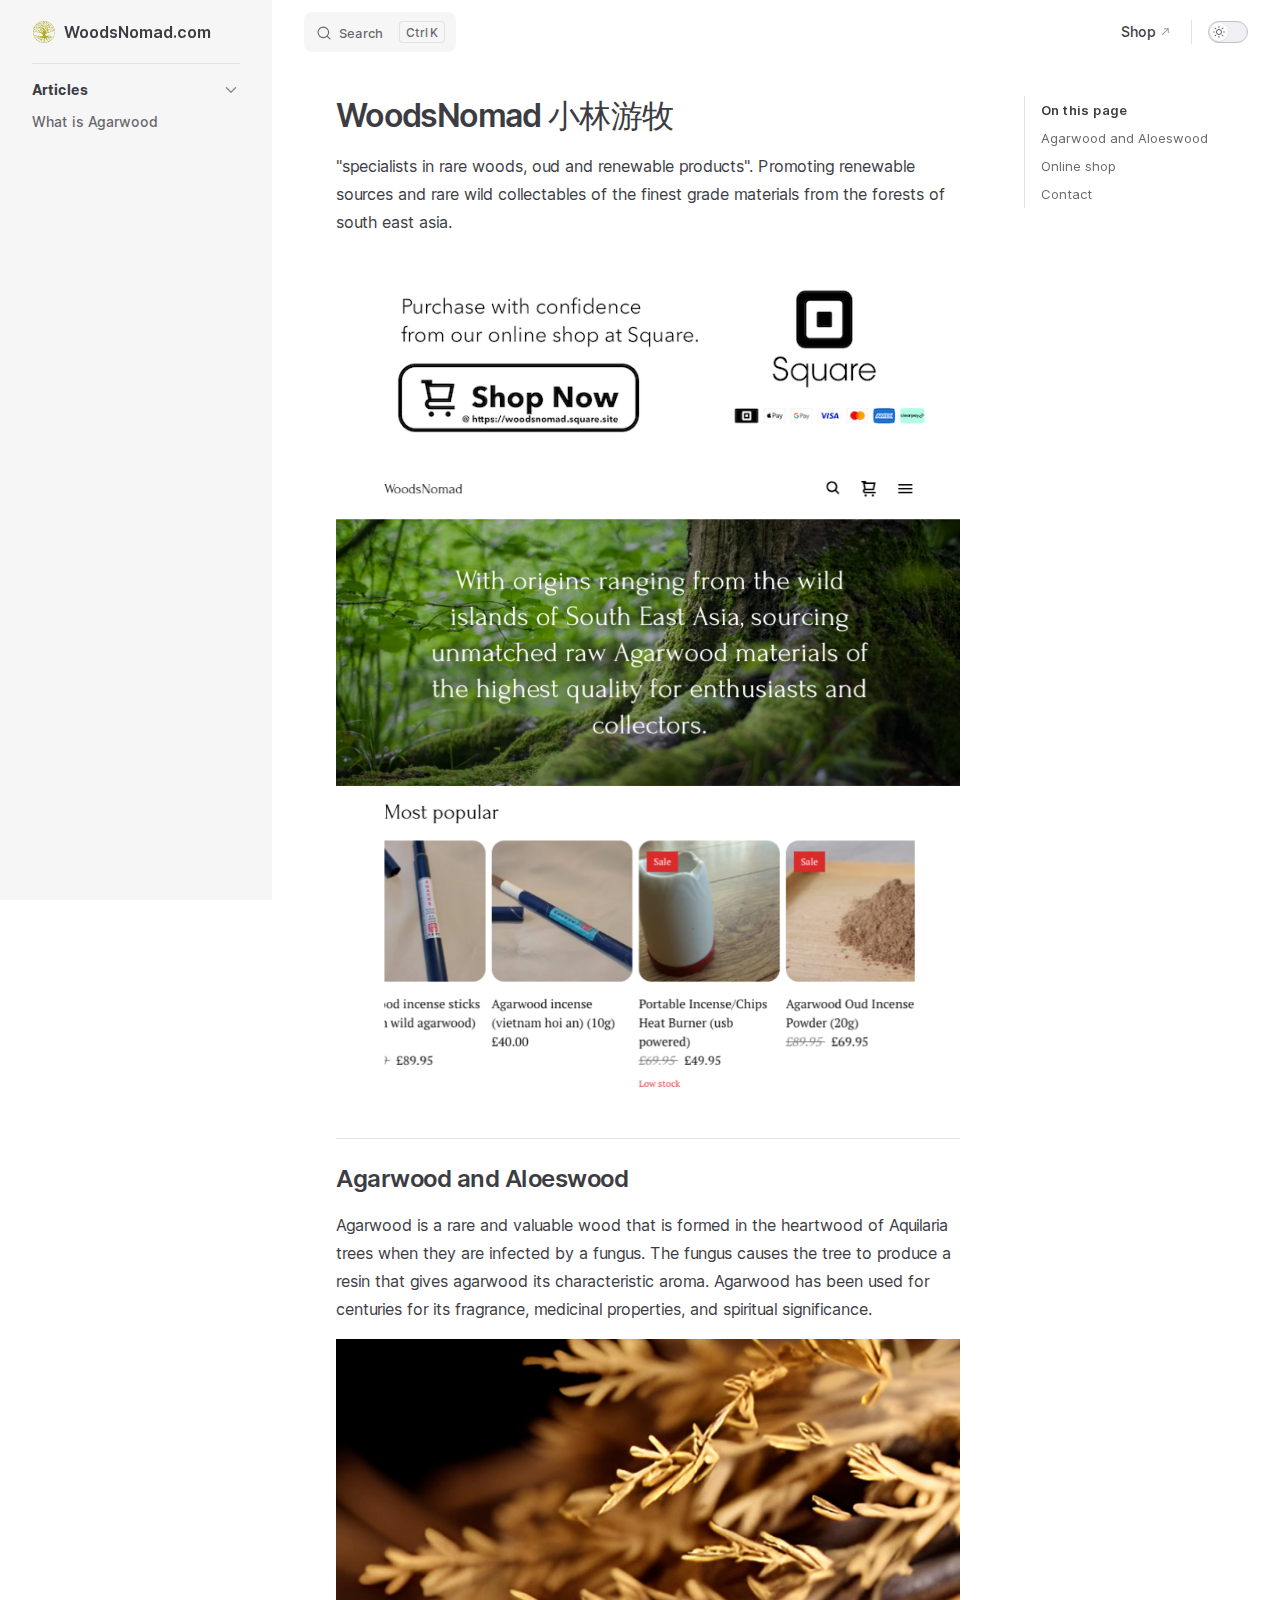
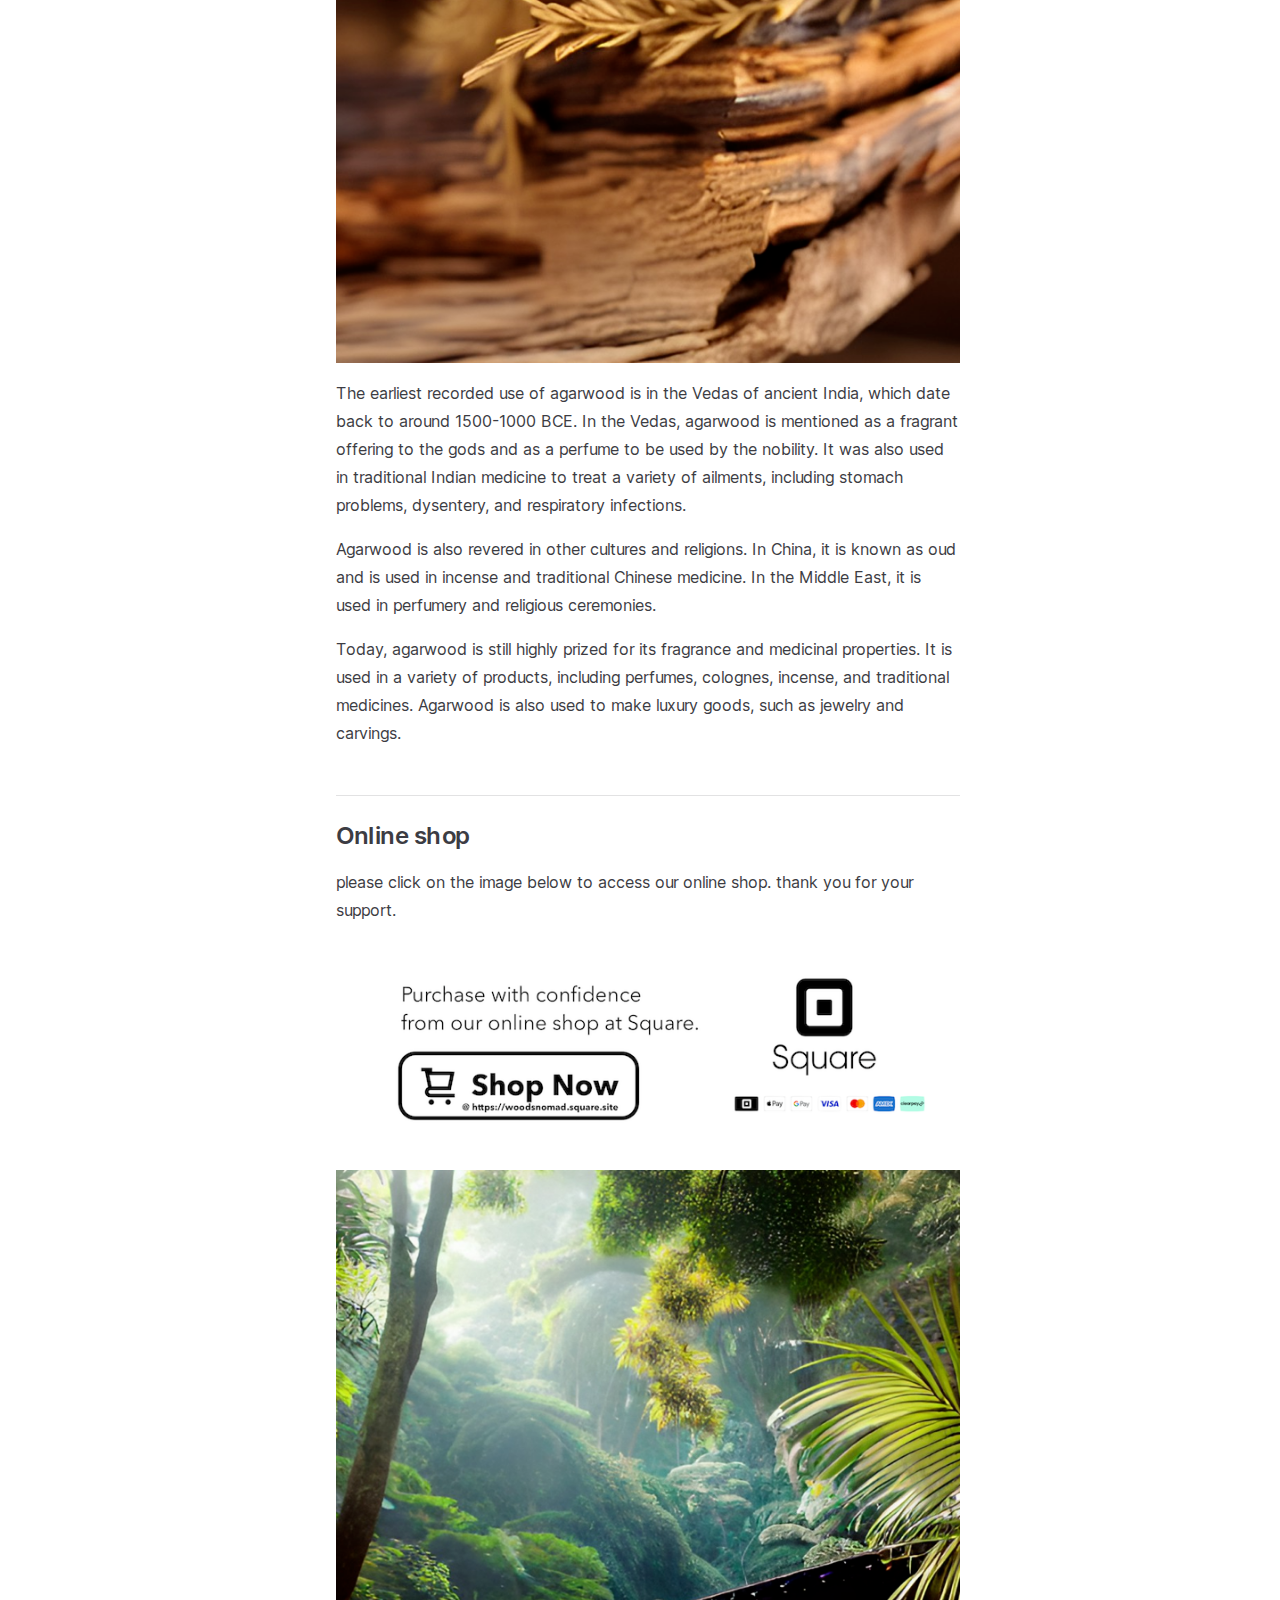
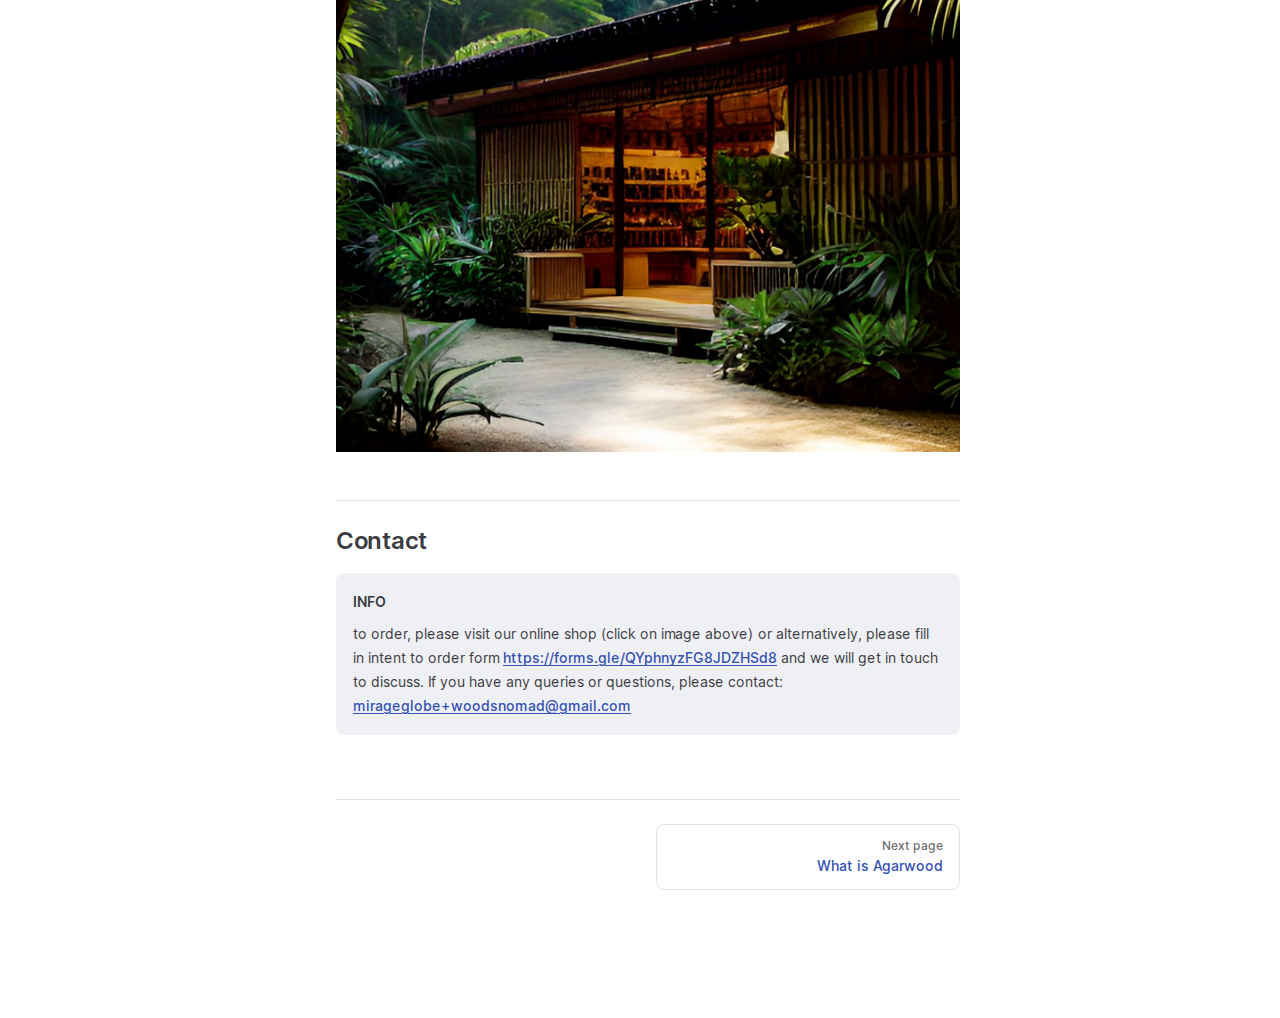
<file: index.html>
<!DOCTYPE html>
<html lang="en-GB" dir="ltr">
  <head>
    <meta charset="utf-8">
    <meta name="viewport" content="width=device-width,initial-scale=1">
    <title>WoodsNomad 小林游牧 | woodsnomad.com</title>
    <meta name="description" content="woodsnomad is a specialist distributor in rare woods.">
    <link rel="preload stylesheet" href="/assets/style.deece131.css" as="style">
    
    <script type="module" src="/assets/app.b777b871.js"></script>
    <link rel="preload" href="/assets/inter-roman-latin.2ed14f66.woff2" as="font" type="font/woff2" crossorigin="">
    <link rel="modulepreload" href="/assets/chunks/framework.a7175731.js">
    <link rel="modulepreload" href="/assets/chunks/theme.15138563.js">
    <link rel="modulepreload" href="/assets/chunks/wn003.6245a801.js">
    <link rel="modulepreload" href="/assets/index.md.a77b6ed1.lean.js">
    <script async src="https://www.googletagmanager.com/gtag/js?id=G-T3ZRZRZDKP"></script>
    <script>window.dataLayer=window.dataLayer||[];function gtag(){dataLayer.push(arguments)}gtag("js",new Date),gtag("config","G-T3ZRZRZDKP");</script>
    <script id="check-dark-mode">(()=>{const e=localStorage.getItem("vitepress-theme-appearance")||"auto",a=window.matchMedia("(prefers-color-scheme: dark)").matches;(!e||e==="auto"?a:e==="dark")&&document.documentElement.classList.add("dark")})();</script>
    <script id="check-mac-os">document.documentElement.classList.toggle("mac",/Mac|iPhone|iPod|iPad/i.test(navigator.platform));</script>
  </head>
  <body>
    <div id="app"><div class="Layout" data-v-5a346dfe><!--[--><!--]--><!--[--><span tabindex="-1" data-v-0f60ec36></span><a href="#VPContent" class="VPSkipLink visually-hidden" data-v-0f60ec36> Skip to content </a><!--]--><!----><header class="VPNav" data-v-5a346dfe data-v-ae24b3ad><div class="VPNavBar has-sidebar" data-v-ae24b3ad data-v-a0fd61f4><div class="container" data-v-a0fd61f4><div class="title" data-v-a0fd61f4><div class="VPNavBarTitle has-sidebar" data-v-a0fd61f4 data-v-86d1bed8><a class="title" href="/" data-v-86d1bed8><!--[--><!--]--><!--[--><img class="VPImage logo" src="/world-tree-life.svg" alt data-v-8426fc1a><!--]--><!--[-->WoodsNomad.com<!--]--><!--[--><!--]--></a></div></div><div class="content" data-v-a0fd61f4><div class="curtain" data-v-a0fd61f4></div><div class="content-body" data-v-a0fd61f4><!--[--><!--]--><div class="VPNavBarSearch search" data-v-a0fd61f4><!--[--><!----><div id="local-search"><button type="button" class="DocSearch DocSearch-Button" aria-label="Search"><span class="DocSearch-Button-Container"><svg class="DocSearch-Search-Icon" width="20" height="20" viewBox="0 0 20 20" aria-label="search icon"><path d="M14.386 14.386l4.0877 4.0877-4.0877-4.0877c-2.9418 2.9419-7.7115 2.9419-10.6533 0-2.9419-2.9418-2.9419-7.7115 0-10.6533 2.9418-2.9419 7.7115-2.9419 10.6533 0 2.9419 2.9418 2.9419 7.7115 0 10.6533z" stroke="currentColor" fill="none" fill-rule="evenodd" stroke-linecap="round" stroke-linejoin="round"></path></svg><span class="DocSearch-Button-Placeholder">Search</span></span><span class="DocSearch-Button-Keys"><kbd class="DocSearch-Button-Key"></kbd><kbd class="DocSearch-Button-Key">K</kbd></span></button></div><!--]--></div><nav aria-labelledby="main-nav-aria-label" class="VPNavBarMenu menu" data-v-a0fd61f4 data-v-7f418b0f><span id="main-nav-aria-label" class="visually-hidden" data-v-7f418b0f>Main Navigation</span><!--[--><!--[--><a class="VPLink link vp-external-link-icon VPNavBarMenuLink" href="https://woodsnomad.square.site/" target="_blank" rel="noreferrer" tabindex="0" data-v-7f418b0f data-v-42ef59de><!--[--><span data-v-42ef59de>Shop</span><!--]--></a><!--]--><!--]--></nav><!----><div class="VPNavBarAppearance appearance" data-v-a0fd61f4 data-v-e6aabb21><button class="VPSwitch VPSwitchAppearance" type="button" role="switch" title="toggle dark mode" aria-checked="false" data-v-e6aabb21 data-v-ce54a7d1 data-v-b1685198><span class="check" data-v-b1685198><span class="icon" data-v-b1685198><!--[--><svg xmlns="http://www.w3.org/2000/svg" aria-hidden="true" focusable="false" viewbox="0 0 24 24" class="sun" data-v-ce54a7d1><path d="M12,18c-3.3,0-6-2.7-6-6s2.7-6,6-6s6,2.7,6,6S15.3,18,12,18zM12,8c-2.2,0-4,1.8-4,4c0,2.2,1.8,4,4,4c2.2,0,4-1.8,4-4C16,9.8,14.2,8,12,8z"></path><path d="M12,4c-0.6,0-1-0.4-1-1V1c0-0.6,0.4-1,1-1s1,0.4,1,1v2C13,3.6,12.6,4,12,4z"></path><path d="M12,24c-0.6,0-1-0.4-1-1v-2c0-0.6,0.4-1,1-1s1,0.4,1,1v2C13,23.6,12.6,24,12,24z"></path><path d="M5.6,6.6c-0.3,0-0.5-0.1-0.7-0.3L3.5,4.9c-0.4-0.4-0.4-1,0-1.4s1-0.4,1.4,0l1.4,1.4c0.4,0.4,0.4,1,0,1.4C6.2,6.5,5.9,6.6,5.6,6.6z"></path><path d="M19.8,20.8c-0.3,0-0.5-0.1-0.7-0.3l-1.4-1.4c-0.4-0.4-0.4-1,0-1.4s1-0.4,1.4,0l1.4,1.4c0.4,0.4,0.4,1,0,1.4C20.3,20.7,20,20.8,19.8,20.8z"></path><path d="M3,13H1c-0.6,0-1-0.4-1-1s0.4-1,1-1h2c0.6,0,1,0.4,1,1S3.6,13,3,13z"></path><path d="M23,13h-2c-0.6,0-1-0.4-1-1s0.4-1,1-1h2c0.6,0,1,0.4,1,1S23.6,13,23,13z"></path><path d="M4.2,20.8c-0.3,0-0.5-0.1-0.7-0.3c-0.4-0.4-0.4-1,0-1.4l1.4-1.4c0.4-0.4,1-0.4,1.4,0s0.4,1,0,1.4l-1.4,1.4C4.7,20.7,4.5,20.8,4.2,20.8z"></path><path d="M18.4,6.6c-0.3,0-0.5-0.1-0.7-0.3c-0.4-0.4-0.4-1,0-1.4l1.4-1.4c0.4-0.4,1-0.4,1.4,0s0.4,1,0,1.4l-1.4,1.4C18.9,6.5,18.6,6.6,18.4,6.6z"></path></svg><svg xmlns="http://www.w3.org/2000/svg" aria-hidden="true" focusable="false" viewbox="0 0 24 24" class="moon" data-v-ce54a7d1><path d="M12.1,22c-0.3,0-0.6,0-0.9,0c-5.5-0.5-9.5-5.4-9-10.9c0.4-4.8,4.2-8.6,9-9c0.4,0,0.8,0.2,1,0.5c0.2,0.3,0.2,0.8-0.1,1.1c-2,2.7-1.4,6.4,1.3,8.4c2.1,1.6,5,1.6,7.1,0c0.3-0.2,0.7-0.3,1.1-0.1c0.3,0.2,0.5,0.6,0.5,1c-0.2,2.7-1.5,5.1-3.6,6.8C16.6,21.2,14.4,22,12.1,22zM9.3,4.4c-2.9,1-5,3.6-5.2,6.8c-0.4,4.4,2.8,8.3,7.2,8.7c2.1,0.2,4.2-0.4,5.8-1.8c1.1-0.9,1.9-2.1,2.4-3.4c-2.5,0.9-5.3,0.5-7.5-1.1C9.2,11.4,8.1,7.7,9.3,4.4z"></path></svg><!--]--></span></span></button></div><!----><div class="VPFlyout VPNavBarExtra extra" data-v-a0fd61f4 data-v-40855f84 data-v-9c007e85><button type="button" class="button" aria-haspopup="true" aria-expanded="false" aria-label="extra navigation" data-v-9c007e85><svg xmlns="http://www.w3.org/2000/svg" aria-hidden="true" focusable="false" viewbox="0 0 24 24" class="icon" data-v-9c007e85><circle cx="12" cy="12" r="2"></circle><circle cx="19" cy="12" r="2"></circle><circle cx="5" cy="12" r="2"></circle></svg></button><div class="menu" data-v-9c007e85><div class="VPMenu" data-v-9c007e85 data-v-e7ea1737><!----><!--[--><!--[--><!----><div class="group" data-v-40855f84><div class="item appearance" data-v-40855f84><p class="label" data-v-40855f84>Appearance</p><div class="appearance-action" data-v-40855f84><button class="VPSwitch VPSwitchAppearance" type="button" role="switch" title="toggle dark mode" aria-checked="false" data-v-40855f84 data-v-ce54a7d1 data-v-b1685198><span class="check" data-v-b1685198><span class="icon" data-v-b1685198><!--[--><svg xmlns="http://www.w3.org/2000/svg" aria-hidden="true" focusable="false" viewbox="0 0 24 24" class="sun" data-v-ce54a7d1><path d="M12,18c-3.3,0-6-2.7-6-6s2.7-6,6-6s6,2.7,6,6S15.3,18,12,18zM12,8c-2.2,0-4,1.8-4,4c0,2.2,1.8,4,4,4c2.2,0,4-1.8,4-4C16,9.8,14.2,8,12,8z"></path><path d="M12,4c-0.6,0-1-0.4-1-1V1c0-0.6,0.4-1,1-1s1,0.4,1,1v2C13,3.6,12.6,4,12,4z"></path><path d="M12,24c-0.6,0-1-0.4-1-1v-2c0-0.6,0.4-1,1-1s1,0.4,1,1v2C13,23.6,12.6,24,12,24z"></path><path d="M5.6,6.6c-0.3,0-0.5-0.1-0.7-0.3L3.5,4.9c-0.4-0.4-0.4-1,0-1.4s1-0.4,1.4,0l1.4,1.4c0.4,0.4,0.4,1,0,1.4C6.2,6.5,5.9,6.6,5.6,6.6z"></path><path d="M19.8,20.8c-0.3,0-0.5-0.1-0.7-0.3l-1.4-1.4c-0.4-0.4-0.4-1,0-1.4s1-0.4,1.4,0l1.4,1.4c0.4,0.4,0.4,1,0,1.4C20.3,20.7,20,20.8,19.8,20.8z"></path><path d="M3,13H1c-0.6,0-1-0.4-1-1s0.4-1,1-1h2c0.6,0,1,0.4,1,1S3.6,13,3,13z"></path><path d="M23,13h-2c-0.6,0-1-0.4-1-1s0.4-1,1-1h2c0.6,0,1,0.4,1,1S23.6,13,23,13z"></path><path d="M4.2,20.8c-0.3,0-0.5-0.1-0.7-0.3c-0.4-0.4-0.4-1,0-1.4l1.4-1.4c0.4-0.4,1-0.4,1.4,0s0.4,1,0,1.4l-1.4,1.4C4.7,20.7,4.5,20.8,4.2,20.8z"></path><path d="M18.4,6.6c-0.3,0-0.5-0.1-0.7-0.3c-0.4-0.4-0.4-1,0-1.4l1.4-1.4c0.4-0.4,1-0.4,1.4,0s0.4,1,0,1.4l-1.4,1.4C18.9,6.5,18.6,6.6,18.4,6.6z"></path></svg><svg xmlns="http://www.w3.org/2000/svg" aria-hidden="true" focusable="false" viewbox="0 0 24 24" class="moon" data-v-ce54a7d1><path d="M12.1,22c-0.3,0-0.6,0-0.9,0c-5.5-0.5-9.5-5.4-9-10.9c0.4-4.8,4.2-8.6,9-9c0.4,0,0.8,0.2,1,0.5c0.2,0.3,0.2,0.8-0.1,1.1c-2,2.7-1.4,6.4,1.3,8.4c2.1,1.6,5,1.6,7.1,0c0.3-0.2,0.7-0.3,1.1-0.1c0.3,0.2,0.5,0.6,0.5,1c-0.2,2.7-1.5,5.1-3.6,6.8C16.6,21.2,14.4,22,12.1,22zM9.3,4.4c-2.9,1-5,3.6-5.2,6.8c-0.4,4.4,2.8,8.3,7.2,8.7c2.1,0.2,4.2-0.4,5.8-1.8c1.1-0.9,1.9-2.1,2.4-3.4c-2.5,0.9-5.3,0.5-7.5-1.1C9.2,11.4,8.1,7.7,9.3,4.4z"></path></svg><!--]--></span></span></button></div></div></div><!----><!--]--><!--]--></div></div></div><!--[--><!--]--><button type="button" class="VPNavBarHamburger hamburger" aria-label="mobile navigation" aria-expanded="false" aria-controls="VPNavScreen" data-v-a0fd61f4 data-v-e5dd9c1c><span class="container" data-v-e5dd9c1c><span class="top" data-v-e5dd9c1c></span><span class="middle" data-v-e5dd9c1c></span><span class="bottom" data-v-e5dd9c1c></span></span></button></div></div></div></div><!----></header><div class="VPLocalNav reached-top" data-v-5a346dfe data-v-79c8c1df><button class="menu" aria-expanded="false" aria-controls="VPSidebarNav" data-v-79c8c1df><svg xmlns="http://www.w3.org/2000/svg" aria-hidden="true" focusable="false" viewbox="0 0 24 24" class="menu-icon" data-v-79c8c1df><path d="M17,11H3c-0.6,0-1-0.4-1-1s0.4-1,1-1h14c0.6,0,1,0.4,1,1S17.6,11,17,11z"></path><path d="M21,7H3C2.4,7,2,6.6,2,6s0.4-1,1-1h18c0.6,0,1,0.4,1,1S21.6,7,21,7z"></path><path d="M21,15H3c-0.6,0-1-0.4-1-1s0.4-1,1-1h18c0.6,0,1,0.4,1,1S21.6,15,21,15z"></path><path d="M17,19H3c-0.6,0-1-0.4-1-1s0.4-1,1-1h14c0.6,0,1,0.4,1,1S17.6,19,17,19z"></path></svg><span class="menu-text" data-v-79c8c1df>Menu</span></button><div class="VPLocalNavOutlineDropdown" style="--vp-vh:0px;" data-v-79c8c1df data-v-1c15a60a><button data-v-1c15a60a>Return to top</button><!----></div></div><aside class="VPSidebar" data-v-5a346dfe data-v-b00e2fdd><div class="curtain" data-v-b00e2fdd></div><nav class="nav" id="VPSidebarNav" aria-labelledby="sidebar-aria-label" tabindex="-1" data-v-b00e2fdd><span class="visually-hidden" id="sidebar-aria-label" data-v-b00e2fdd> Sidebar Navigation </span><!--[--><!--]--><!--[--><div class="group" data-v-b00e2fdd><section class="VPSidebarItem level-0 collapsible" data-v-b00e2fdd data-v-e31bd47b><div class="item" role="button" tabindex="0" data-v-e31bd47b><div class="indicator" data-v-e31bd47b></div><h2 class="text" data-v-e31bd47b>Articles</h2><div class="caret" role="button" aria-label="toggle section" tabindex="0" data-v-e31bd47b><svg xmlns="http://www.w3.org/2000/svg" aria-hidden="true" focusable="false" viewbox="0 0 24 24" class="caret-icon" data-v-e31bd47b><path d="M9,19c-0.3,0-0.5-0.1-0.7-0.3c-0.4-0.4-0.4-1,0-1.4l5.3-5.3L8.3,6.7c-0.4-0.4-0.4-1,0-1.4s1-0.4,1.4,0l6,6c0.4,0.4,0.4,1,0,1.4l-6,6C9.5,18.9,9.3,19,9,19z"></path></svg></div></div><div class="items" data-v-e31bd47b><!--[--><div class="VPSidebarItem level-1 is-link" data-v-e31bd47b data-v-e31bd47b><div class="item" data-v-e31bd47b><div class="indicator" data-v-e31bd47b></div><a class="VPLink link link" href="/articles/what-is-agarwood.html" data-v-e31bd47b><!--[--><p class="text" data-v-e31bd47b>What is Agarwood</p><!--]--></a><!----></div><!----></div><!--]--></div></section></div><!--]--><!--[--><!--]--></nav></aside><div class="VPContent has-sidebar" id="VPContent" data-v-5a346dfe data-v-669faec9><div class="VPDoc has-sidebar has-aside" data-v-669faec9 data-v-6b87e69f><!--[--><!--]--><div class="container" data-v-6b87e69f><div class="aside" data-v-6b87e69f><div class="aside-curtain" data-v-6b87e69f></div><div class="aside-container" data-v-6b87e69f><div class="aside-content" data-v-6b87e69f><div class="VPDocAside" data-v-6b87e69f data-v-3f215769><!--[--><!--]--><!--[--><!--]--><div class="VPDocAsideOutline" role="navigation" data-v-3f215769 data-v-d330b1bb><div class="content" data-v-d330b1bb><div class="outline-marker" data-v-d330b1bb></div><div class="outline-title" role="heading" aria-level="2" data-v-d330b1bb>On this page</div><nav aria-labelledby="doc-outline-aria-label" data-v-d330b1bb><span class="visually-hidden" id="doc-outline-aria-label" data-v-d330b1bb> Table of Contents for current page </span><ul class="root" data-v-d330b1bb data-v-d0ee3533><!--[--><!--]--></ul></nav></div></div><!--[--><!--]--><div class="spacer" data-v-3f215769></div><!--[--><!--]--><!----><!--[--><!--]--><!--[--><!--]--></div></div></div></div><div class="content" data-v-6b87e69f><div class="content-container" data-v-6b87e69f><!--[--><!--]--><!----><main class="main" data-v-6b87e69f><div style="position:relative;" class="vp-doc _" data-v-6b87e69f><div><h1 id="woodsnomad-小林游牧" tabindex="-1">WoodsNomad 小林游牧 <a class="header-anchor" href="#woodsnomad-小林游牧" aria-label="Permalink to &quot;WoodsNomad 小林游牧&quot;">​</a></h1><p>&quot;specialists in rare woods, oud and renewable products&quot;. Promoting renewable sources and rare wild collectables of the finest grade materials from the forests of south east asia.</p><p><a href="https://woodsnomad.square.site/" target="_blank" rel="noreferrer"><img src="/wn002.png" alt="woodsnomad online shop"></a><a href="https://woodsnomad.square.site/" target="_blank" rel="noreferrer"><img src="/wn004.png" alt="woodsnomad online shop"></a></p><h2 id="agarwood-and-aloeswood" tabindex="-1">Agarwood and Aloeswood <a class="header-anchor" href="#agarwood-and-aloeswood" aria-label="Permalink to &quot;Agarwood and Aloeswood&quot;">​</a></h2><p>Agarwood is a rare and valuable wood that is formed in the heartwood of Aquilaria trees when they are infected by a fungus. The fungus causes the tree to produce a resin that gives agarwood its characteristic aroma. Agarwood has been used for centuries for its fragrance, medicinal properties, and spiritual significance.</p><p><a href="https://woodsnomad.square.site/" target="_blank" rel="noreferrer"><img src="/wn003.png" alt="agarwood closeup"></a></p><p>The earliest recorded use of agarwood is in the Vedas of ancient India, which date back to around 1500-1000 BCE. In the Vedas, agarwood is mentioned as a fragrant offering to the gods and as a perfume to be used by the nobility. It was also used in traditional Indian medicine to treat a variety of ailments, including stomach problems, dysentery, and respiratory infections.</p><p>Agarwood is also revered in other cultures and religions. In China, it is known as oud and is used in incense and traditional Chinese medicine. In the Middle East, it is used in perfumery and religious ceremonies.</p><p>Today, agarwood is still highly prized for its fragrance and medicinal properties. It is used in a variety of products, including perfumes, colognes, incense, and traditional medicines. Agarwood is also used to make luxury goods, such as jewelry and carvings.</p><h2 id="online-shop" tabindex="-1">Online shop <a class="header-anchor" href="#online-shop" aria-label="Permalink to &quot;Online shop&quot;">​</a></h2><p>please click on the image below to access our online shop. thank you for your support.</p><div style="text-align:center;"><p><a href="https://woodsnomad.square.site/" target="_blank" rel="noreferrer"><img src="/wn002.png" alt="woodsnomad online shop"></a></p><p><a href="https://woodsnomad.square.site/" target="_blank" rel="noreferrer"><img src="/wn001.png" alt="woodsnomad shop in jungle"></a></p></div><h2 id="contact" tabindex="-1">Contact <a class="header-anchor" href="#contact" aria-label="Permalink to &quot;Contact&quot;">​</a></h2><div class="info custom-block"><p class="custom-block-title">INFO</p><p>to order, please visit our online shop (click on image above) or alternatively, please fill in intent to order form <a href="https://forms.gle/QYphnyzFG8JDZHSd8" target="_blank" rel="noreferrer">https://forms.gle/QYphnyzFG8JDZHSd8</a> and we will get in touch to discuss. If you have any queries or questions, please contact: <a href="mailto:mirageglobe+woodsnomad@gmail.com" target="_blank" rel="noreferrer">mirageglobe+woodsnomad@gmail.com</a></p></div></div></div></main><footer class="VPDocFooter" data-v-6b87e69f data-v-ef5dee53><!--[--><!--]--><!----><nav class="prev-next" data-v-ef5dee53><div class="pager" data-v-ef5dee53><!----></div><div class="pager" data-v-ef5dee53><a class="pager-link next" href="/articles/what-is-agarwood.html" data-v-ef5dee53><span class="desc" data-v-ef5dee53>Next page</span><span class="title" data-v-ef5dee53>What is Agarwood</span></a></div></nav></footer><!--[--><!--]--></div></div></div><!--[--><!--]--></div></div><footer class="VPFooter has-sidebar" data-v-5a346dfe data-v-e03eb2e1><div class="container" data-v-e03eb2e1><p class="message" data-v-e03eb2e1>Specialist distributor in rare woods</p><p class="copyright" data-v-e03eb2e1>copyright © 2020 - present mirageglobe</p></div></footer><!--[--><!--]--></div></div>
    <script>window.__VP_HASH_MAP__=JSON.parse("{\"articles_what-is-agarwood.md\":\"46554e38\",\"index.md\":\"a77b6ed1\"}");window.__VP_SITE_DATA__=JSON.parse("{\"lang\":\"en-GB\",\"dir\":\"ltr\",\"title\":\"woodsnomad.com\",\"description\":\"woodsnomad is a specialist distributor in rare woods.\",\"base\":\"/\",\"head\":[],\"appearance\":true,\"themeConfig\":{\"footer\":{\"message\":\"Specialist distributor in rare woods\",\"copyright\":\"copyright © 2020 - present mirageglobe\"},\"logo\":\"/world-tree-life.svg\",\"nav\":[{\"text\":\"Shop\",\"link\":\"https://woodsnomad.square.site/\"}],\"search\":{\"provider\":\"local\"},\"sidebar\":[{\"collapsed\":false,\"text\":\"Articles\",\"items\":[{\"text\":\"What is Agarwood\",\"link\":\"/articles/what-is-agarwood\"}]}],\"siteTitle\":\"WoodsNomad.com\"},\"locales\":{},\"scrollOffset\":90,\"cleanUrls\":false}");</script>
    
  </body>
</html>
</file>
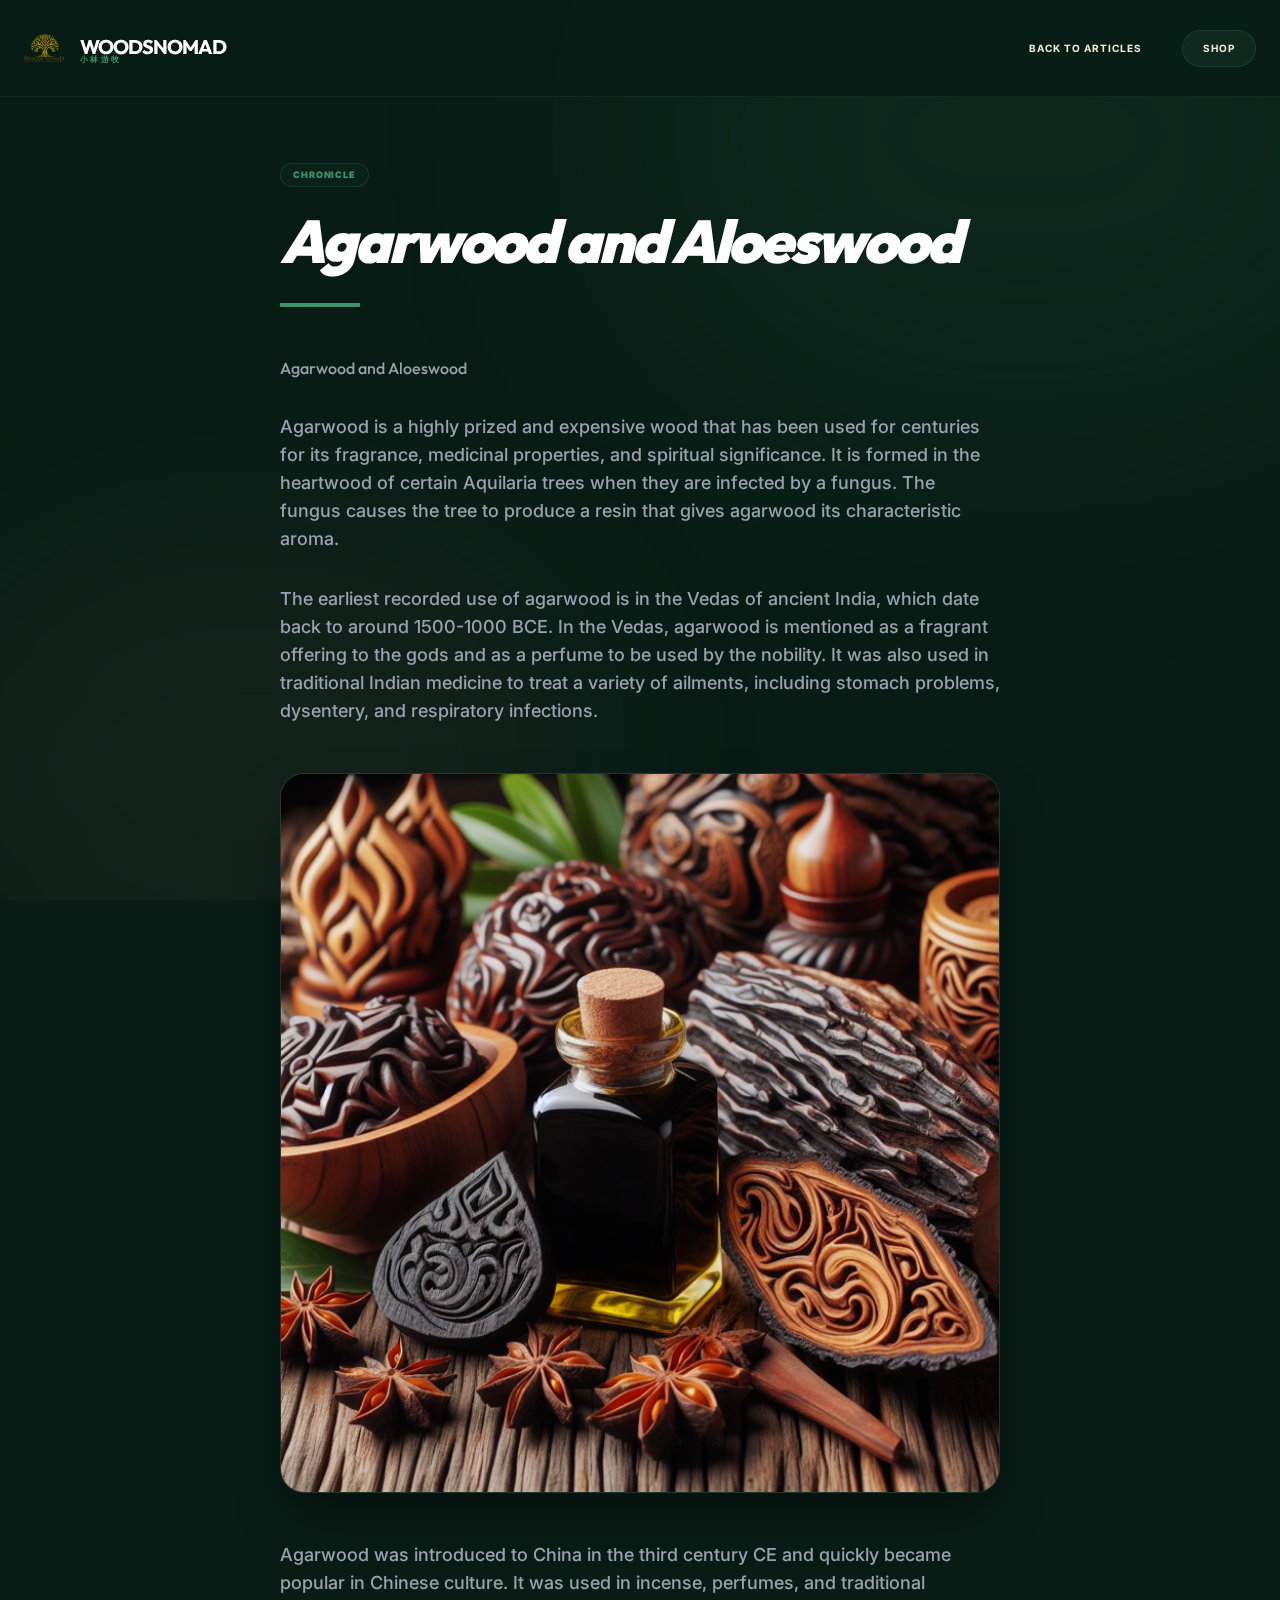
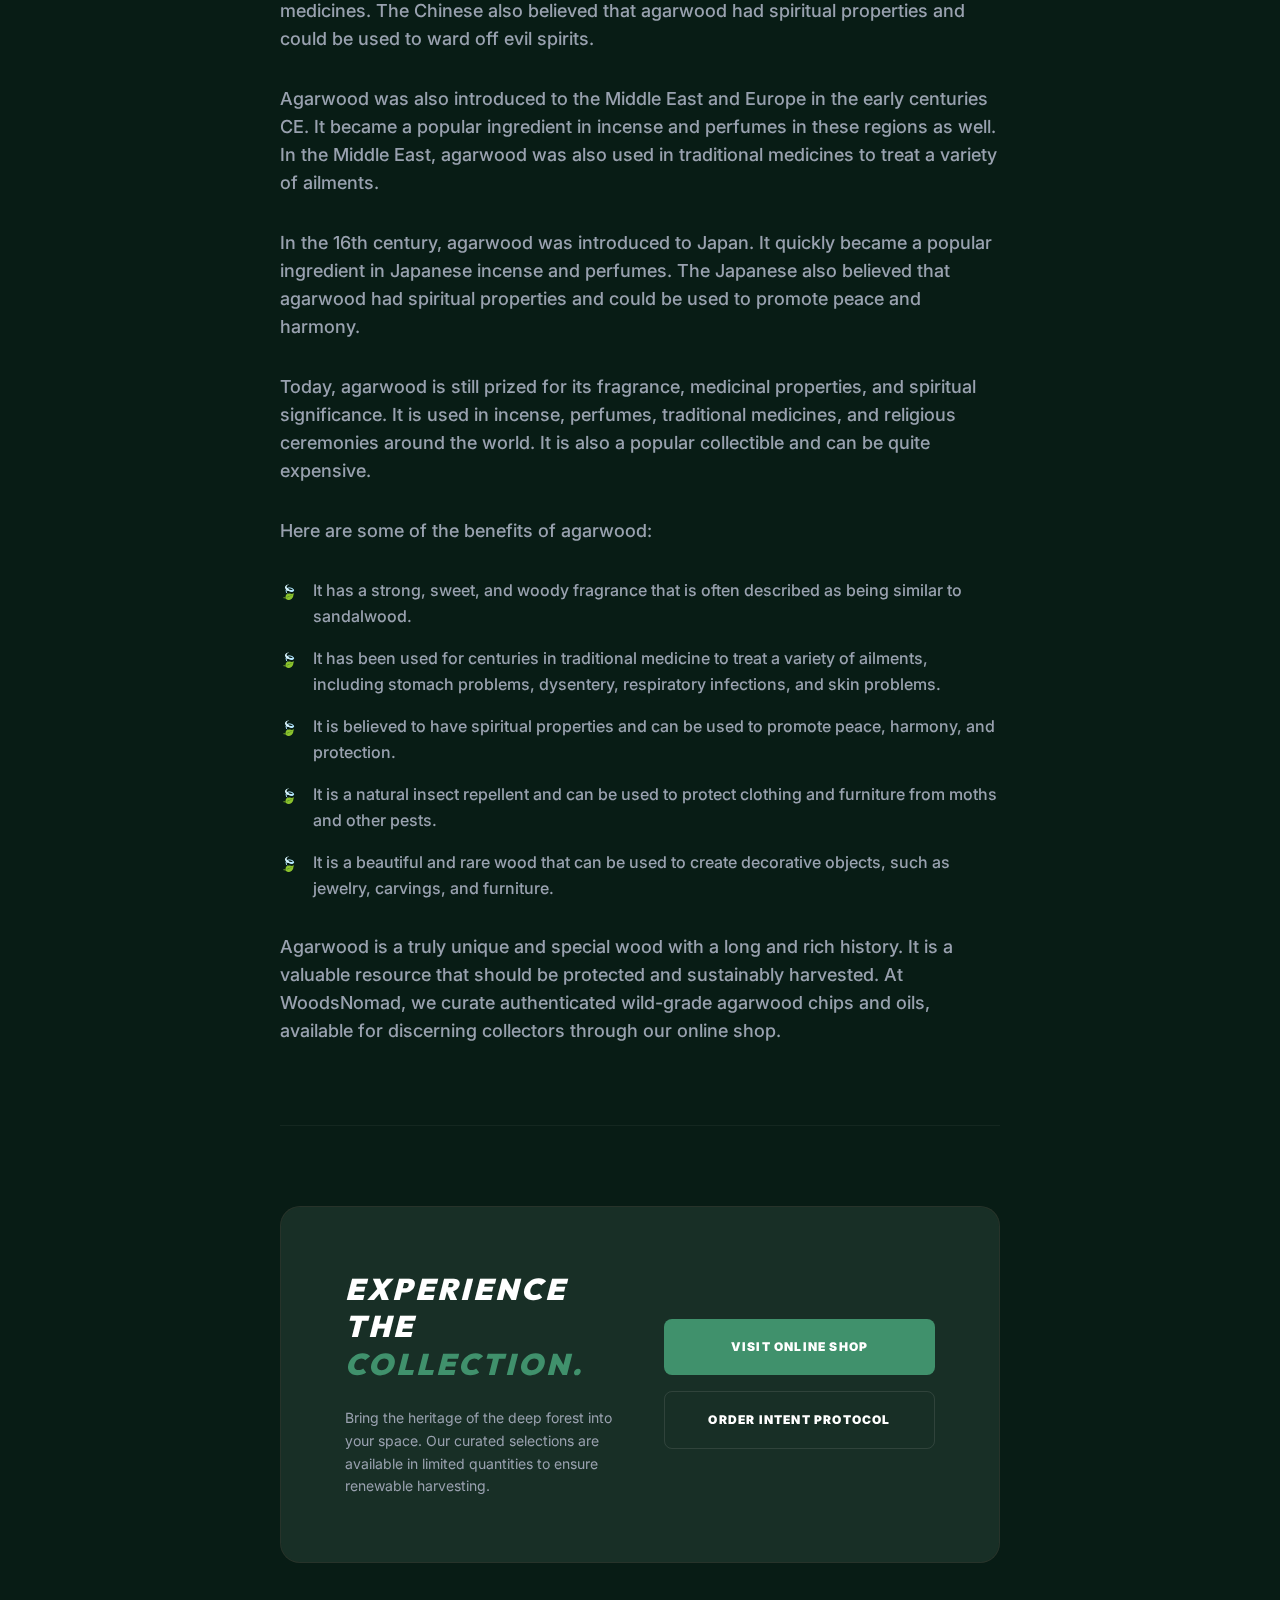
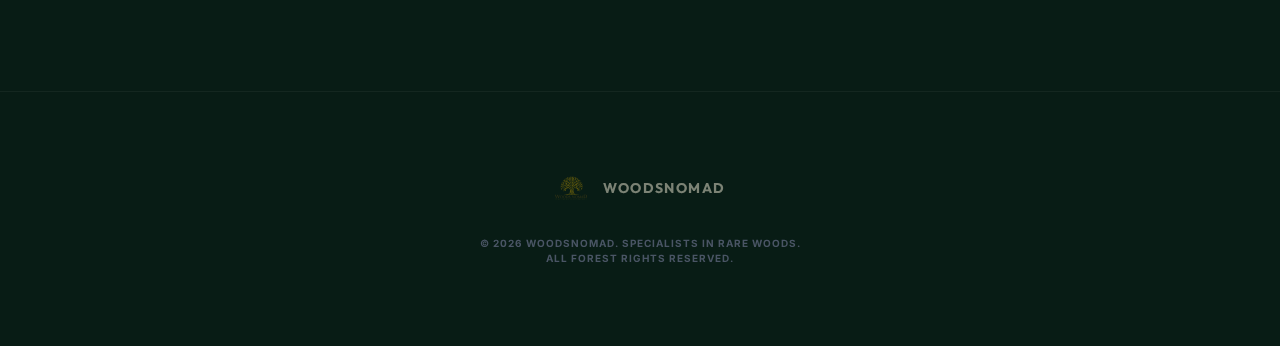
<file: articles/agarwood/index.html>
<!DOCTYPE html><html lang="en"> <head><meta charset="utf-8"><link rel="icon" type="image/svg+xml" href="/favicon.svg"><meta name="viewport" content="width=device-width"><meta name="generator" content="Astro v5.16.6"><!-- Canonical URL --><link rel="canonical" href="https://woodsnomad.com/articles/agarwood/"><!-- Primary Meta Tags --><title>Agarwood and Aloeswood | WoodsNomad</title><meta name="title" content="Agarwood and Aloeswood | WoodsNomad"><meta name="description" content="A deep dive into the heritage of rare woods from the forests of Southeast Asia."><!-- Open Graph / Facebook --><meta property="og:type" content="article"><meta property="og:url" content="https://woodsnomad.com/articles/agarwood/"><meta property="og:title" content="Agarwood and Aloeswood | WoodsNomad"><meta property="og:description" content="A deep dive into the heritage of rare woods from the forests of Southeast Asia."><meta property="og:image" content="https://woodsnomad.com/images/wn007.png"><!-- Twitter --><meta property="twitter:card" content="summary_large_image"><meta property="twitter:url" content="https://woodsnomad.com/articles/agarwood/"><meta property="twitter:title" content="Agarwood and Aloeswood | WoodsNomad"><meta property="twitter:description" content="A deep dive into the heritage of rare woods from the forests of Southeast Asia."><meta property="twitter:image" content="https://woodsnomad.com/images/wn007.png"><link rel="preconnect" href="https://fonts.googleapis.com"><link rel="preconnect" href="https://fonts.gstatic.com" crossorigin><link href="https://fonts.googleapis.com/css2?family=Inter:wght@400;600;700&family=Outfit:wght@500;700;800&display=swap" rel="stylesheet"><link rel="stylesheet" href="/assets/agarwood.CtI8zTPr.css">
<style>.prose-body img{border-radius:1.5rem;border:1px solid rgba(255,255,255,.1);box-shadow:0 25px 50px -12px #00000080;margin-top:3rem;margin-bottom:3rem;width:100%}.prose-body p{font-size:1.125rem;line-height:1.75rem}.prose-body h2{font-size:1.875rem;font-weight:700;color:#fff;font-family:Outfit,sans-serif;margin-top:4rem;margin-bottom:1.5rem;font-style:italic}.prose-body ul{margin-top:2rem;margin-bottom:2rem;display:flex;flex-direction:column;gap:1rem}.prose-body li{display:flex;align-items:flex-start;gap:1rem}.prose-body li:before{content:"🍃";font-size:.875rem;margin-top:.25rem}
</style></head> <body class="bg-bg-deep text-earth-cream selection:bg-forest-moss/30 selection:text-white"> <!-- Forest Background Elements --> <div class="fixed inset-0 pointer-events-none -z-10 overflow-hidden"> <div class="absolute top-[-15%] right-[-10%] w-[60%] h-[60%] bg-forest-dark/30 blur-[120px] rounded-full"></div> <div class="absolute bottom-[-10%] left-[-5%] w-[50%] h-[50%] bg-wood-brown/10 blur-[100px] rounded-full"></div> <div class="absolute inset-0 opacity-[0.03] pointer-events-none" style="background-image: url('https://www.transparenttextures.com/patterns/dark-matter.png');"></div> </div> <!-- Navigation --> <nav class="fixed top-0 w-full z-50 border-b border-white/5 bg-bg-deep/80 backdrop-blur-xl"> <div class="max-w-7xl mx-auto px-6 h-24 flex items-center justify-between"> <a href="/" class="flex items-center gap-4"> <div class="w-10 h-10 flex items-center justify-center"> <img src="/images/woodsnomad-logo.svg" alt="WoodsNomad Logo" class="w-full h-full object-contain"> </div> <div class="flex flex-col"> <span class="text-xl font-bold tracking-tighter text-white font-outfit uppercase leading-tight">WoodsNomad</span> <span class="text-[8px] font-black tracking-[0.3em] text-forest-moss uppercase -mt-1 leading-none">小林游牧</span> </div> </a> <div class="flex items-center gap-10 text-[10px] font-bold uppercase tracking-widest"> <a href="/#articles" class="hover:text-forest-moss transition-all">Back to Articles</a> <a href="https://woodsnomad.square.site/" target="_blank" class="px-5 py-2.5 bg-forest-moss/10 border border-forest-moss/20 rounded-full hover:bg-forest-moss hover:text-white transition-all">Shop</a> </div> </div> </nav> <main class="pt-40 pb-32"> <article class="max-w-3xl mx-auto px-6 prose prose-invert prose-forest"> <div class="mb-12"> <div class="inline-flex items-center gap-3 px-3 py-1 rounded-full border border-forest-moss/20 bg-forest-moss/5 text-forest-moss text-[9px] font-black tracking-widest uppercase mb-6">
Chronicle
</div> <h1 class="text-5xl md:text-6xl font-black font-outfit text-white tracking-tighter italic"> Agarwood and Aloeswood </h1> <div class="h-1 w-20 bg-forest-moss mt-8"></div> </div> <div class="prose-body text-gray-400 leading-relaxed space-y-8 font-medium"> <h1 id="agarwood-and-aloeswood">Agarwood and Aloeswood</h1>
<p>Agarwood is a highly prized and expensive wood that has been used for centuries
for its fragrance, medicinal properties, and spiritual significance. It is
formed in the heartwood of certain Aquilaria trees when they are infected by a
fungus. The fungus causes the tree to produce a resin that gives agarwood its
characteristic aroma.</p>
<p>The earliest recorded use of agarwood is in the Vedas of ancient India, which
date back to around 1500-1000 BCE. In the Vedas, agarwood is mentioned as a
fragrant offering to the gods and as a perfume to be used by the nobility.
It was also used in traditional Indian medicine to treat a variety of
ailments, including stomach problems, dysentery, and respiratory infections.</p>
<p><a href="https://woodsnomad.square.site/"><img src="/images/wn006.png" alt="agarwood"></a></p>
<p>Agarwood was introduced to China in the third century CE and quickly became
popular in Chinese culture. It was used in incense, perfumes, and
traditional medicines. The Chinese also believed that agarwood had
spiritual properties and could be used to ward off evil spirits.</p>
<p>Agarwood was also introduced to the Middle East and Europe in the early
centuries CE. It became a popular ingredient in incense and perfumes
in these regions as well. In the Middle East, agarwood was also used
in traditional medicines to treat a variety of ailments.</p>
<p>In the 16th century, agarwood was introduced to Japan. It quickly
became a popular ingredient in Japanese incense and perfumes. The
Japanese also believed that agarwood had spiritual properties and
could be used to promote peace and harmony.</p>
<p>Today, agarwood is still prized for its fragrance, medicinal
properties, and spiritual significance. It is used in incense,
perfumes, traditional medicines, and religious ceremonies around
the world. It is also a popular collectible and can be quite
expensive.</p>
<p>Here are some of the benefits of agarwood:</p>
<ul>
<li>It has a strong, sweet, and woody fragrance that is often described as being similar to sandalwood.</li>
<li>It has been used for centuries in traditional medicine to treat a variety of ailments, including stomach problems, dysentery, respiratory infections, and skin problems.</li>
<li>It is believed to have spiritual properties and can be used to promote peace, harmony, and protection.</li>
<li>It is a natural insect repellent and can be used to protect clothing and furniture from moths and other pests.</li>
<li>It is a beautiful and rare wood that can be used to create decorative objects, such as jewelry, carvings, and furniture.</li>
</ul>
<p>Agarwood is a truly unique and special wood with a long and rich history. It is a valuable resource that should be protected and sustainably harvested. At WoodsNomad, we curate authenticated wild-grade agarwood chips and oils, available for discerning collectors through our online shop.</p> </div> <!-- Conversion Section --> <div class="mt-20 pt-20 border-t border-white/5"> <div class="wood-card p-10 md:p-16 relative overflow-hidden group"> <div class="absolute inset-0 bg-forest-moss/5 group-hover:bg-forest-moss/10 transition-colors duration-700"></div> <div class="relative z-10 grid md:grid-cols-2 gap-12 items-center"> <div class="space-y-6"> <h3 class="text-3xl font-black font-outfit text-white tracking-widest italic uppercase leading-tight">
Experience the<br><span class="text-forest-moss">Collection.</span> </h3> <p class="text-sm text-gray-400 leading-relaxed">
Bring the heritage of the deep forest into your space. Our curated selections are available in limited quantities to ensure renewable harvesting.
</p> </div> <div class="flex flex-col gap-4"> <a href="https://woodsnomad.square.site/" target="_blank" class="px-8 py-5 bg-forest-moss text-white font-black rounded-lg hover:shadow-[0_0_30px_rgba(64,145,108,0.4)] transition-all text-center uppercase tracking-widest text-xs">
Visit Online Shop
</a> <a href="https://forms.gle/QYphnyzFG8JDZHSd8" target="_blank" class="px-8 py-5 border border-white/10 text-white font-black rounded-lg hover:bg-white/5 transition-all text-center uppercase tracking-widest text-xs">
Order Intent Protocol
</a> </div> </div> </div> </div> </article> </main> <!-- Footer --> <footer class="py-20 border-t border-white/5"> <div class="max-w-7xl mx-auto px-6 flex flex-col items-center gap-8"> <div class="flex items-center gap-4 opacity-50"> <img src="/woodsnomad-logo.svg" alt="WoodsNomad" class="w-8 h-8"> <span class="font-outfit font-bold uppercase tracking-widest text-sm">WoodsNomad</span> </div> <p class="text-[10px] text-gray-600 font-bold uppercase tracking-widest text-center">
&copy; 2026 WoodsNomad. Specialists in Rare Woods.<br>
All Forest Rights Reserved.
</p> </div> </footer>  </body> </html>
</file>
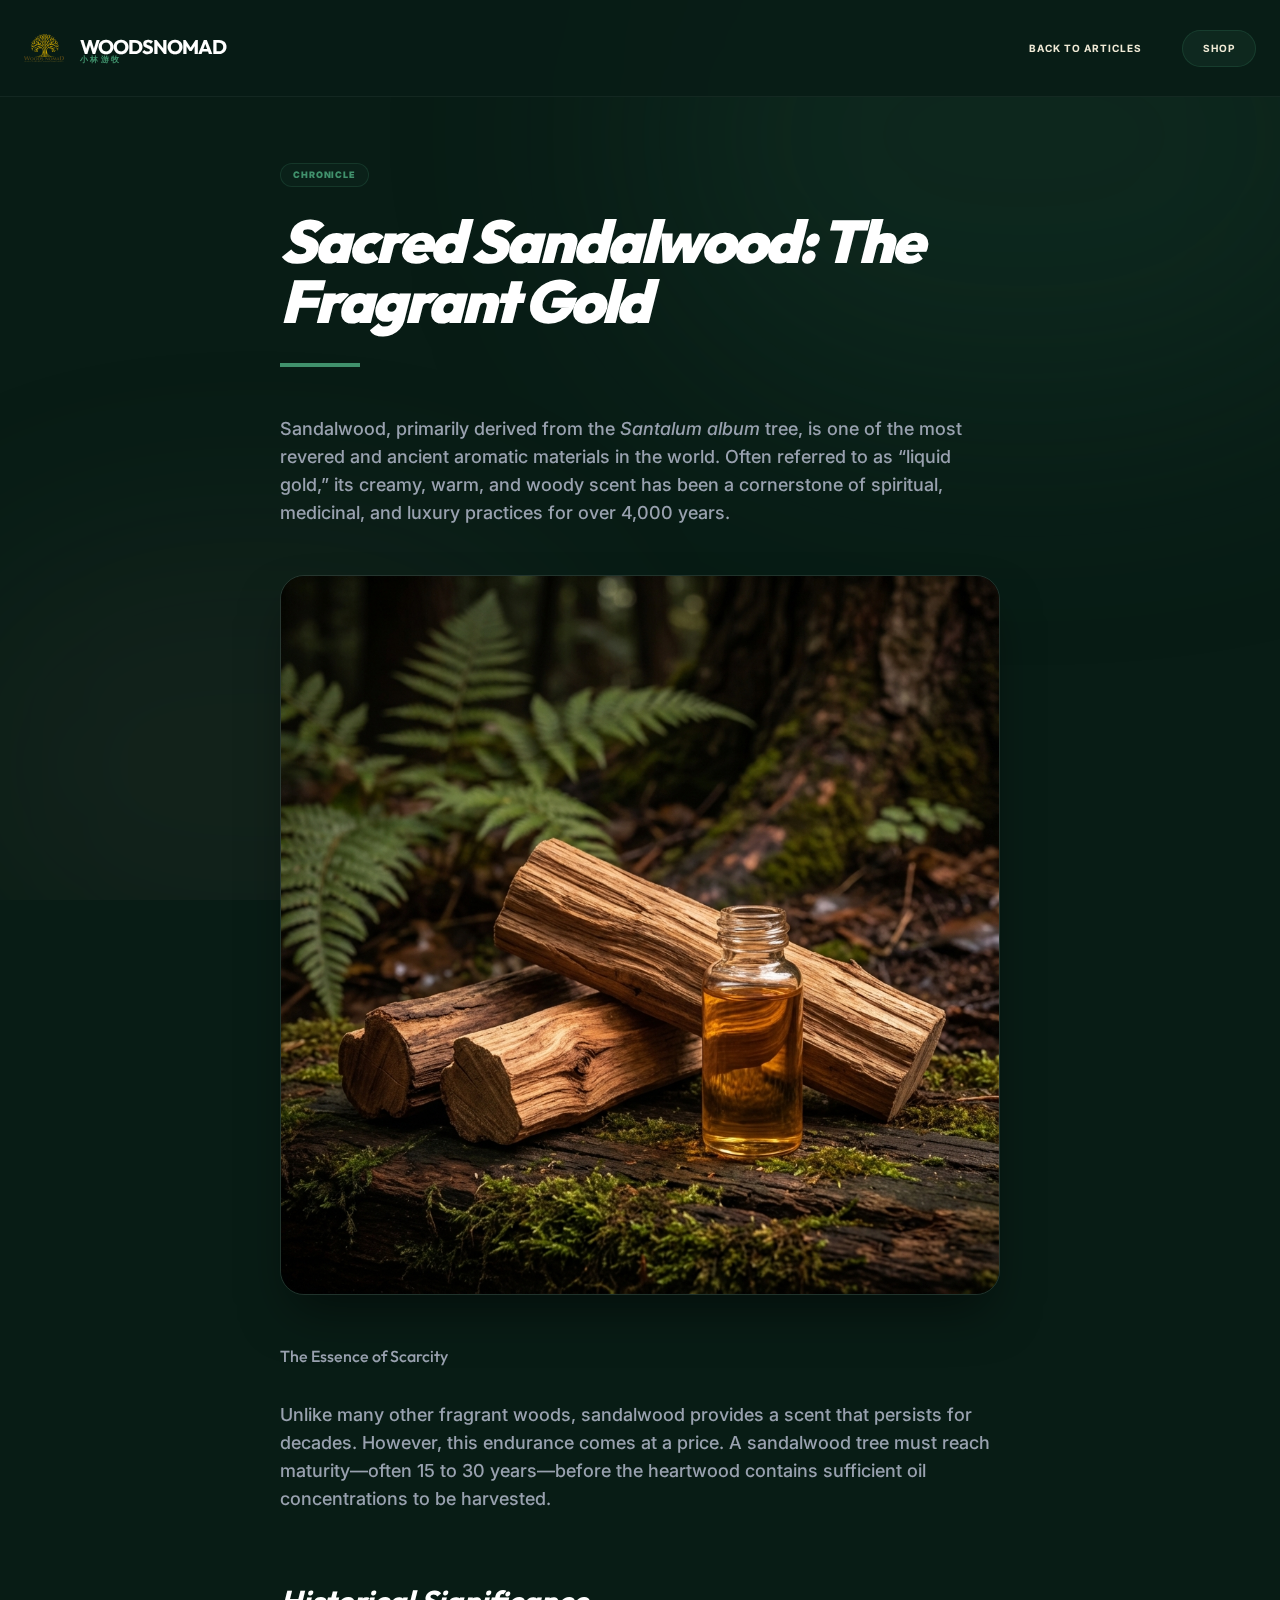
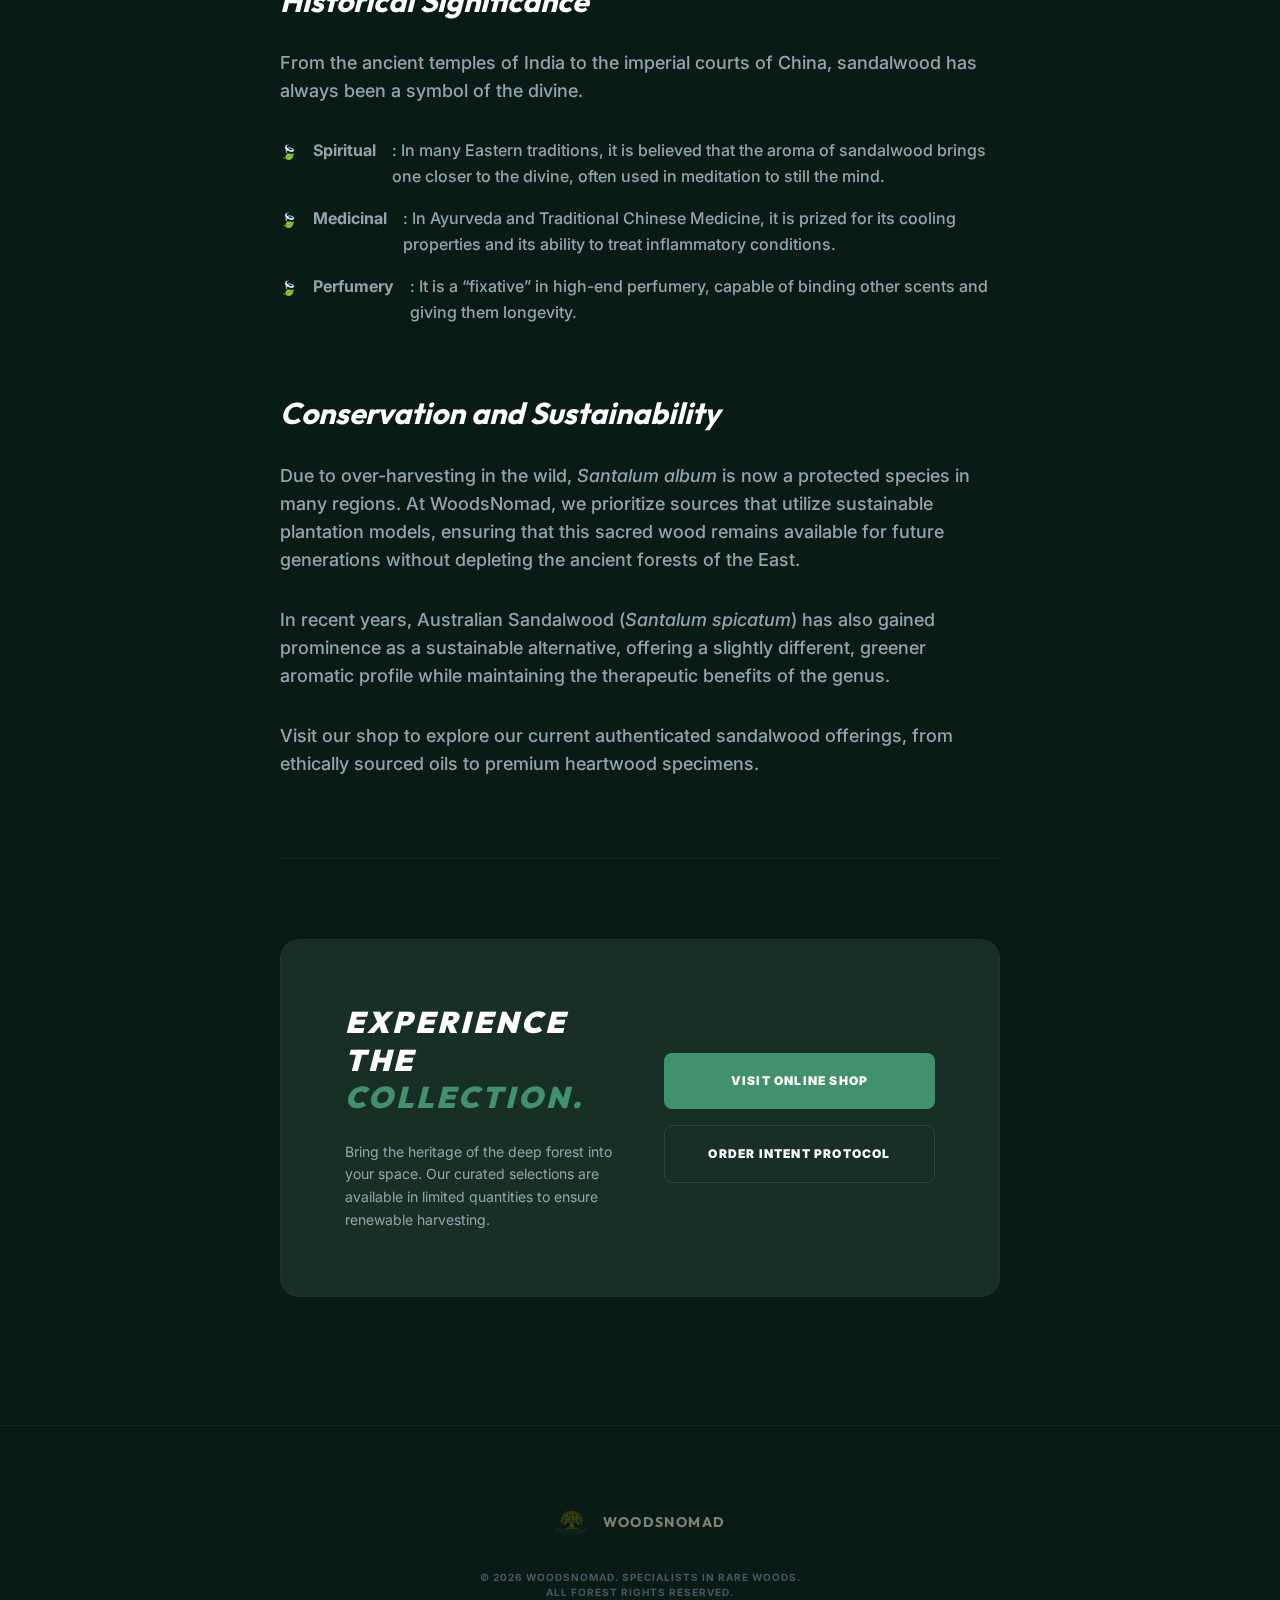
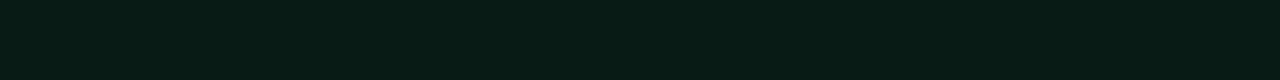
<file: articles/sandalwood/index.html>
<!DOCTYPE html><html lang="en"> <head><meta charset="utf-8"><link rel="icon" type="image/svg+xml" href="/favicon.svg"><meta name="viewport" content="width=device-width"><meta name="generator" content="Astro v5.16.6"><!-- Canonical URL --><link rel="canonical" href="https://woodsnomad.com/articles/sandalwood/"><!-- Primary Meta Tags --><title>Sacred Sandalwood: The Fragrant Gold | WoodsNomad</title><meta name="title" content="Sacred Sandalwood: The Fragrant Gold | WoodsNomad"><meta name="description" content="A deep dive into the heritage of rare woods from the forests of Southeast Asia."><!-- Open Graph / Facebook --><meta property="og:type" content="article"><meta property="og:url" content="https://woodsnomad.com/articles/sandalwood/"><meta property="og:title" content="Sacred Sandalwood: The Fragrant Gold | WoodsNomad"><meta property="og:description" content="A deep dive into the heritage of rare woods from the forests of Southeast Asia."><meta property="og:image" content="https://woodsnomad.com/images/wn007.png"><!-- Twitter --><meta property="twitter:card" content="summary_large_image"><meta property="twitter:url" content="https://woodsnomad.com/articles/sandalwood/"><meta property="twitter:title" content="Sacred Sandalwood: The Fragrant Gold | WoodsNomad"><meta property="twitter:description" content="A deep dive into the heritage of rare woods from the forests of Southeast Asia."><meta property="twitter:image" content="https://woodsnomad.com/images/wn007.png"><link rel="preconnect" href="https://fonts.googleapis.com"><link rel="preconnect" href="https://fonts.gstatic.com" crossorigin><link href="https://fonts.googleapis.com/css2?family=Inter:wght@400;600;700&family=Outfit:wght@500;700;800&display=swap" rel="stylesheet"><link rel="stylesheet" href="/assets/agarwood.CtI8zTPr.css">
<style>.prose-body img{border-radius:1.5rem;border:1px solid rgba(255,255,255,.1);box-shadow:0 25px 50px -12px #00000080;margin-top:3rem;margin-bottom:3rem;width:100%}.prose-body p{font-size:1.125rem;line-height:1.75rem}.prose-body h2{font-size:1.875rem;font-weight:700;color:#fff;font-family:Outfit,sans-serif;margin-top:4rem;margin-bottom:1.5rem;font-style:italic}.prose-body ul{margin-top:2rem;margin-bottom:2rem;display:flex;flex-direction:column;gap:1rem}.prose-body li{display:flex;align-items:flex-start;gap:1rem}.prose-body li:before{content:"🍃";font-size:.875rem;margin-top:.25rem}
</style></head> <body class="bg-bg-deep text-earth-cream selection:bg-forest-moss/30 selection:text-white"> <!-- Forest Background Elements --> <div class="fixed inset-0 pointer-events-none -z-10 overflow-hidden"> <div class="absolute top-[-15%] right-[-10%] w-[60%] h-[60%] bg-forest-dark/30 blur-[120px] rounded-full"></div> <div class="absolute bottom-[-10%] left-[-5%] w-[50%] h-[50%] bg-wood-brown/10 blur-[100px] rounded-full"></div> <div class="absolute inset-0 opacity-[0.03] pointer-events-none" style="background-image: url('https://www.transparenttextures.com/patterns/dark-matter.png');"></div> </div> <!-- Navigation --> <nav class="fixed top-0 w-full z-50 border-b border-white/5 bg-bg-deep/80 backdrop-blur-xl"> <div class="max-w-7xl mx-auto px-6 h-24 flex items-center justify-between"> <a href="/" class="flex items-center gap-4"> <div class="w-10 h-10 flex items-center justify-center"> <img src="/images/woodsnomad-logo.svg" alt="WoodsNomad Logo" class="w-full h-full object-contain"> </div> <div class="flex flex-col"> <span class="text-xl font-bold tracking-tighter text-white font-outfit uppercase leading-tight">WoodsNomad</span> <span class="text-[8px] font-black tracking-[0.3em] text-forest-moss uppercase -mt-1 leading-none">小林游牧</span> </div> </a> <div class="flex items-center gap-10 text-[10px] font-bold uppercase tracking-widest"> <a href="/#articles" class="hover:text-forest-moss transition-all">Back to Articles</a> <a href="https://woodsnomad.square.site/" target="_blank" class="px-5 py-2.5 bg-forest-moss/10 border border-forest-moss/20 rounded-full hover:bg-forest-moss hover:text-white transition-all">Shop</a> </div> </div> </nav> <main class="pt-40 pb-32"> <article class="max-w-3xl mx-auto px-6 prose prose-invert prose-forest"> <div class="mb-12"> <div class="inline-flex items-center gap-3 px-3 py-1 rounded-full border border-forest-moss/20 bg-forest-moss/5 text-forest-moss text-[9px] font-black tracking-widest uppercase mb-6">
Chronicle
</div> <h1 class="text-5xl md:text-6xl font-black font-outfit text-white tracking-tighter italic"> Sacred Sandalwood: The Fragrant Gold </h1> <div class="h-1 w-20 bg-forest-moss mt-8"></div> </div> <div class="prose-body text-gray-400 leading-relaxed space-y-8 font-medium"> <p>Sandalwood, primarily derived from the <em>Santalum album</em> tree, is one of the most revered and ancient aromatic materials in the world. Often referred to as “liquid gold,” its creamy, warm, and woody scent has been a cornerstone of spiritual, medicinal, and luxury practices for over 4,000 years.</p>
<p><a href="https://woodsnomad.square.site/"><img src="/images/sandalwood.png" alt="sandalwood"></a></p>
<h1 id="the-essence-of-scarcity">The Essence of Scarcity</h1>
<p>Unlike many other fragrant woods, sandalwood provides a scent that persists for decades. However, this endurance comes at a price. A sandalwood tree must reach maturity—often 15 to 30 years—before the heartwood contains sufficient oil concentrations to be harvested.</p>
<h2 id="historical-significance">Historical Significance</h2>
<p>From the ancient temples of India to the imperial courts of China, sandalwood has always been a symbol of the divine.</p>
<ul>
<li><strong>Spiritual</strong>: In many Eastern traditions, it is believed that the aroma of sandalwood brings one closer to the divine, often used in meditation to still the mind.</li>
<li><strong>Medicinal</strong>: In Ayurveda and Traditional Chinese Medicine, it is prized for its cooling properties and its ability to treat inflammatory conditions.</li>
<li><strong>Perfumery</strong>: It is a “fixative” in high-end perfumery, capable of binding other scents and giving them longevity.</li>
</ul>
<h2 id="conservation-and-sustainability">Conservation and Sustainability</h2>
<p>Due to over-harvesting in the wild, <em>Santalum album</em> is now a protected species in many regions. At WoodsNomad, we prioritize sources that utilize sustainable plantation models, ensuring that this sacred wood remains available for future generations without depleting the ancient forests of the East.</p>
<p>In recent years, Australian Sandalwood (<em>Santalum spicatum</em>) has also gained prominence as a sustainable alternative, offering a slightly different, greener aromatic profile while maintaining the therapeutic benefits of the genus.</p>
<p>Visit our shop to explore our current authenticated sandalwood offerings, from ethically sourced oils to premium heartwood specimens.</p> </div> <!-- Conversion Section --> <div class="mt-20 pt-20 border-t border-white/5"> <div class="wood-card p-10 md:p-16 relative overflow-hidden group"> <div class="absolute inset-0 bg-forest-moss/5 group-hover:bg-forest-moss/10 transition-colors duration-700"></div> <div class="relative z-10 grid md:grid-cols-2 gap-12 items-center"> <div class="space-y-6"> <h3 class="text-3xl font-black font-outfit text-white tracking-widest italic uppercase leading-tight">
Experience the<br><span class="text-forest-moss">Collection.</span> </h3> <p class="text-sm text-gray-400 leading-relaxed">
Bring the heritage of the deep forest into your space. Our curated selections are available in limited quantities to ensure renewable harvesting.
</p> </div> <div class="flex flex-col gap-4"> <a href="https://woodsnomad.square.site/" target="_blank" class="px-8 py-5 bg-forest-moss text-white font-black rounded-lg hover:shadow-[0_0_30px_rgba(64,145,108,0.4)] transition-all text-center uppercase tracking-widest text-xs">
Visit Online Shop
</a> <a href="https://forms.gle/QYphnyzFG8JDZHSd8" target="_blank" class="px-8 py-5 border border-white/10 text-white font-black rounded-lg hover:bg-white/5 transition-all text-center uppercase tracking-widest text-xs">
Order Intent Protocol
</a> </div> </div> </div> </div> </article> </main> <!-- Footer --> <footer class="py-20 border-t border-white/5"> <div class="max-w-7xl mx-auto px-6 flex flex-col items-center gap-8"> <div class="flex items-center gap-4 opacity-50"> <img src="/woodsnomad-logo.svg" alt="WoodsNomad" class="w-8 h-8"> <span class="font-outfit font-bold uppercase tracking-widest text-sm">WoodsNomad</span> </div> <p class="text-[10px] text-gray-600 font-bold uppercase tracking-widest text-center">
&copy; 2026 WoodsNomad. Specialists in Rare Woods.<br>
All Forest Rights Reserved.
</p> </div> </footer>  </body> </html>
</file>
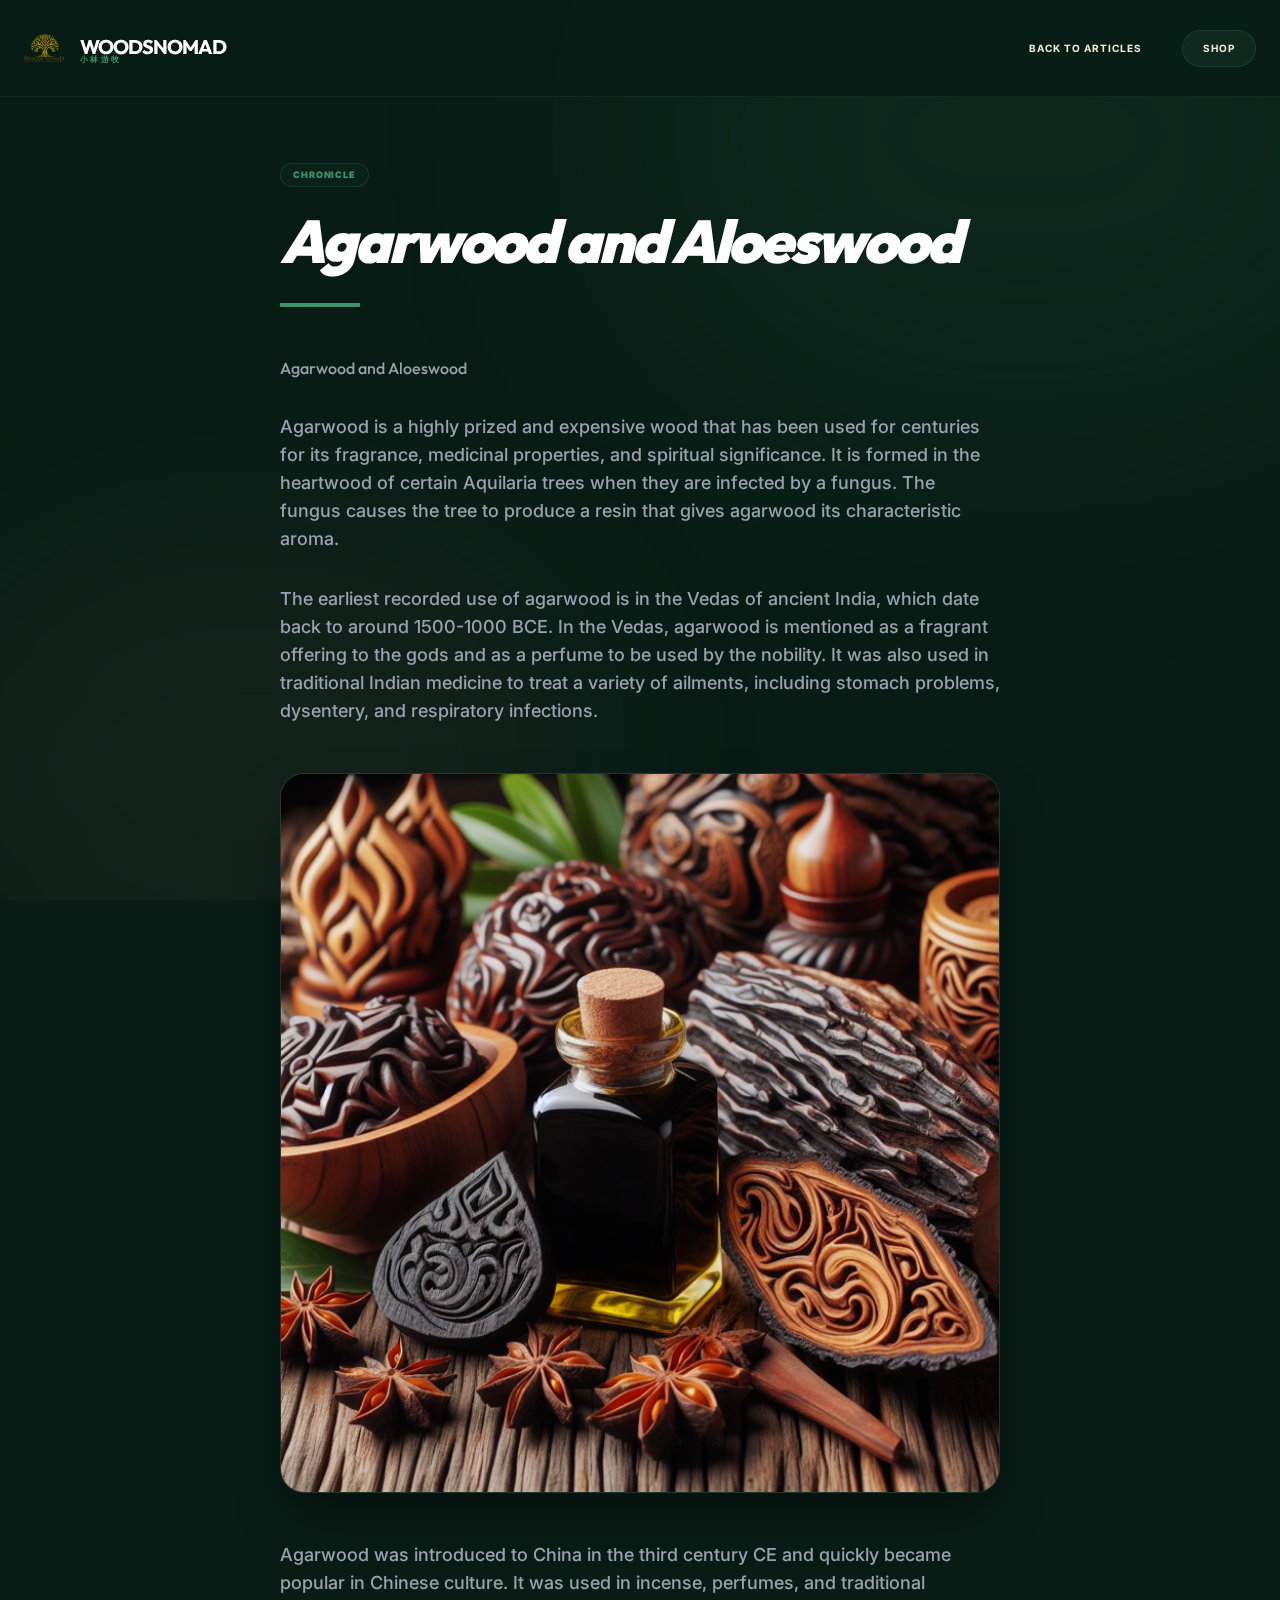
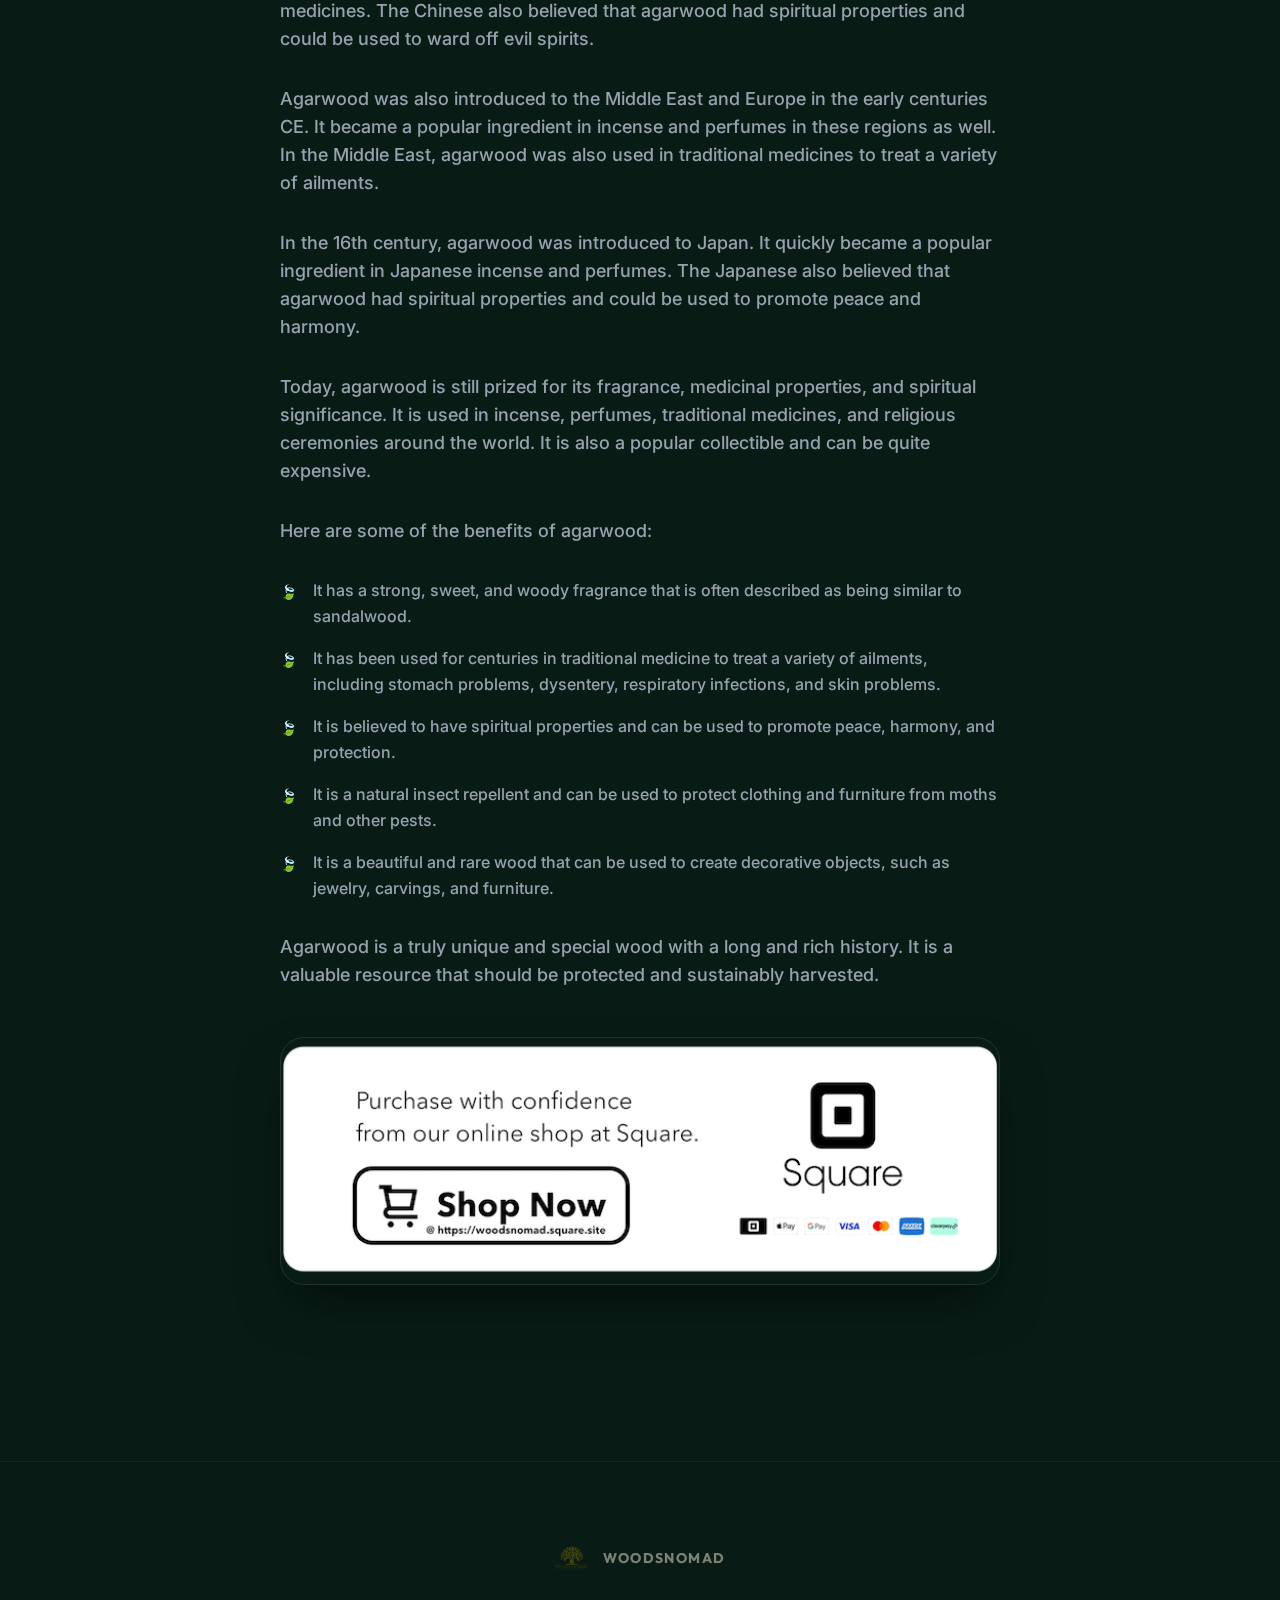
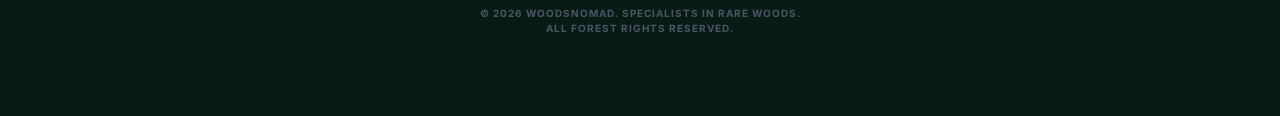
<file: articles/what-is-agarwood/index.html>
<!DOCTYPE html><html lang="en"> <head><meta charset="utf-8"><link rel="icon" type="image/svg+xml" href="/favicon.svg"><meta name="viewport" content="width=device-width"><meta name="generator" content="Astro v5.16.6"><title>Agarwood and Aloeswood | WoodsNomad</title><link rel="preconnect" href="https://fonts.googleapis.com"><link rel="preconnect" href="https://fonts.gstatic.com" crossorigin><link href="https://fonts.googleapis.com/css2?family=Inter:wght@400;600;700&family=Outfit:wght@500;700;800&display=swap" rel="stylesheet"><link rel="stylesheet" href="/assets/what-is-agarwood.4oHVkAbx.css">
<style>.prose-body img{border-radius:1.5rem;border:1px solid rgba(255,255,255,.1);box-shadow:0 25px 50px -12px #00000080;margin-top:3rem;margin-bottom:3rem;width:100%}.prose-body p{font-size:1.125rem;line-height:1.75rem}.prose-body h2{font-size:1.875rem;font-weight:700;color:#fff;font-family:Outfit,sans-serif;margin-top:4rem;margin-bottom:1.5rem;font-style:italic}.prose-body ul{margin-top:2rem;margin-bottom:2rem;display:flex;flex-direction:column;gap:1rem}.prose-body li{display:flex;align-items:flex-start;gap:1rem}.prose-body li:before{content:"🍃";font-size:.875rem;margin-top:.25rem}
</style></head> <body class="bg-bg-deep text-earth-cream selection:bg-forest-moss/30 selection:text-white"> <!-- Forest Background Elements --> <div class="fixed inset-0 pointer-events-none -z-10 overflow-hidden"> <div class="absolute top-[-15%] right-[-10%] w-[60%] h-[60%] bg-forest-dark/30 blur-[120px] rounded-full"></div> <div class="absolute bottom-[-10%] left-[-5%] w-[50%] h-[50%] bg-wood-brown/10 blur-[100px] rounded-full"></div> <div class="absolute inset-0 opacity-[0.03] pointer-events-none" style="background-image: url('https://www.transparenttextures.com/patterns/dark-matter.png');"></div> </div> <!-- Navigation --> <nav class="fixed top-0 w-full z-50 border-b border-white/5 bg-bg-deep/80 backdrop-blur-xl"> <div class="max-w-7xl mx-auto px-6 h-24 flex items-center justify-between"> <a href="/" class="flex items-center gap-4"> <div class="w-10 h-10 flex items-center justify-center"> <img src="/woodsnomad-logo.svg" alt="WoodsNomad Logo" class="w-full h-full object-contain"> </div> <div class="flex flex-col"> <span class="text-xl font-bold tracking-tighter text-white font-outfit uppercase leading-tight">WoodsNomad</span> <span class="text-[8px] font-black tracking-[0.3em] text-forest-moss uppercase -mt-1 leading-none">小林游牧</span> </div> </a> <div class="flex items-center gap-10 text-[10px] font-bold uppercase tracking-widest"> <a href="/#articles" class="hover:text-forest-moss transition-all">Back to Articles</a> <a href="https://woodsnomad.square.site/" target="_blank" class="px-5 py-2.5 bg-forest-moss/10 border border-forest-moss/20 rounded-full hover:bg-forest-moss hover:text-white transition-all">Shop</a> </div> </div> </nav> <main class="pt-40 pb-32"> <article class="max-w-3xl mx-auto px-6 prose prose-invert prose-forest"> <div class="mb-12"> <div class="inline-flex items-center gap-3 px-3 py-1 rounded-full border border-forest-moss/20 bg-forest-moss/5 text-forest-moss text-[9px] font-black tracking-widest uppercase mb-6">
Chronicle
</div> <h1 class="text-5xl md:text-6xl font-black font-outfit text-white tracking-tighter italic"> Agarwood and Aloeswood </h1> <div class="h-1 w-20 bg-forest-moss mt-8"></div> </div> <div class="prose-body text-gray-400 leading-relaxed space-y-8 font-medium"> <h1 id="agarwood-and-aloeswood">Agarwood and Aloeswood</h1>
<p>Agarwood is a highly prized and expensive wood that has been used for centuries
for its fragrance, medicinal properties, and spiritual significance. It is
formed in the heartwood of certain Aquilaria trees when they are infected by a
fungus. The fungus causes the tree to produce a resin that gives agarwood its
characteristic aroma.</p>
<p>The earliest recorded use of agarwood is in the Vedas of ancient India, which
date back to around 1500-1000 BCE. In the Vedas, agarwood is mentioned as a
fragrant offering to the gods and as a perfume to be used by the nobility.
It was also used in traditional Indian medicine to treat a variety of
ailments, including stomach problems, dysentery, and respiratory infections.</p>
<p><a href="https://woodsnomad.square.site/"><img src="/wn006.png" alt="agarwood"></a></p>
<p>Agarwood was introduced to China in the third century CE and quickly became
popular in Chinese culture. It was used in incense, perfumes, and
traditional medicines. The Chinese also believed that agarwood had
spiritual properties and could be used to ward off evil spirits.</p>
<p>Agarwood was also introduced to the Middle East and Europe in the early
centuries CE. It became a popular ingredient in incense and perfumes
in these regions as well. In the Middle East, agarwood was also used
in traditional medicines to treat a variety of ailments.</p>
<p>In the 16th century, agarwood was introduced to Japan. It quickly
became a popular ingredient in Japanese incense and perfumes. The
Japanese also believed that agarwood had spiritual properties and
could be used to promote peace and harmony.</p>
<p>Today, agarwood is still prized for its fragrance, medicinal
properties, and spiritual significance. It is used in incense,
perfumes, traditional medicines, and religious ceremonies around
the world. It is also a popular collectible and can be quite
expensive.</p>
<p>Here are some of the benefits of agarwood:</p>
<ul>
<li>It has a strong, sweet, and woody fragrance that is often described as being similar to sandalwood.</li>
<li>It has been used for centuries in traditional medicine to treat a variety of ailments, including stomach problems, dysentery, respiratory infections, and skin problems.</li>
<li>It is believed to have spiritual properties and can be used to promote peace, harmony, and protection.</li>
<li>It is a natural insect repellent and can be used to protect clothing and furniture from moths and other pests.</li>
<li>It is a beautiful and rare wood that can be used to create decorative objects, such as jewelry, carvings, and furniture.</li>
</ul>
<p>Agarwood is a truly unique and special wood with a long and rich history. It is a valuable resource that should be protected and sustainably harvested.</p>
<div style="text-align: center;">
<p><a href="https://woodsnomad.square.site/"><img src="/wn002.png" alt="woodsnomad online shop"></a></p>
</div> </div> </article> </main> <!-- Footer --> <footer class="py-20 border-t border-white/5"> <div class="max-w-7xl mx-auto px-6 flex flex-col items-center gap-8"> <div class="flex items-center gap-4 opacity-50"> <img src="/woodsnomad-logo.svg" alt="WoodsNomad" class="w-8 h-8"> <span class="font-outfit font-bold uppercase tracking-widest text-sm">WoodsNomad</span> </div> <p class="text-[10px] text-gray-600 font-bold uppercase tracking-widest text-center">
&copy; 2026 WoodsNomad. Specialists in Rare Woods.<br>
All Forest Rights Reserved.
</p> </div> </footer>  </body> </html>
</file>
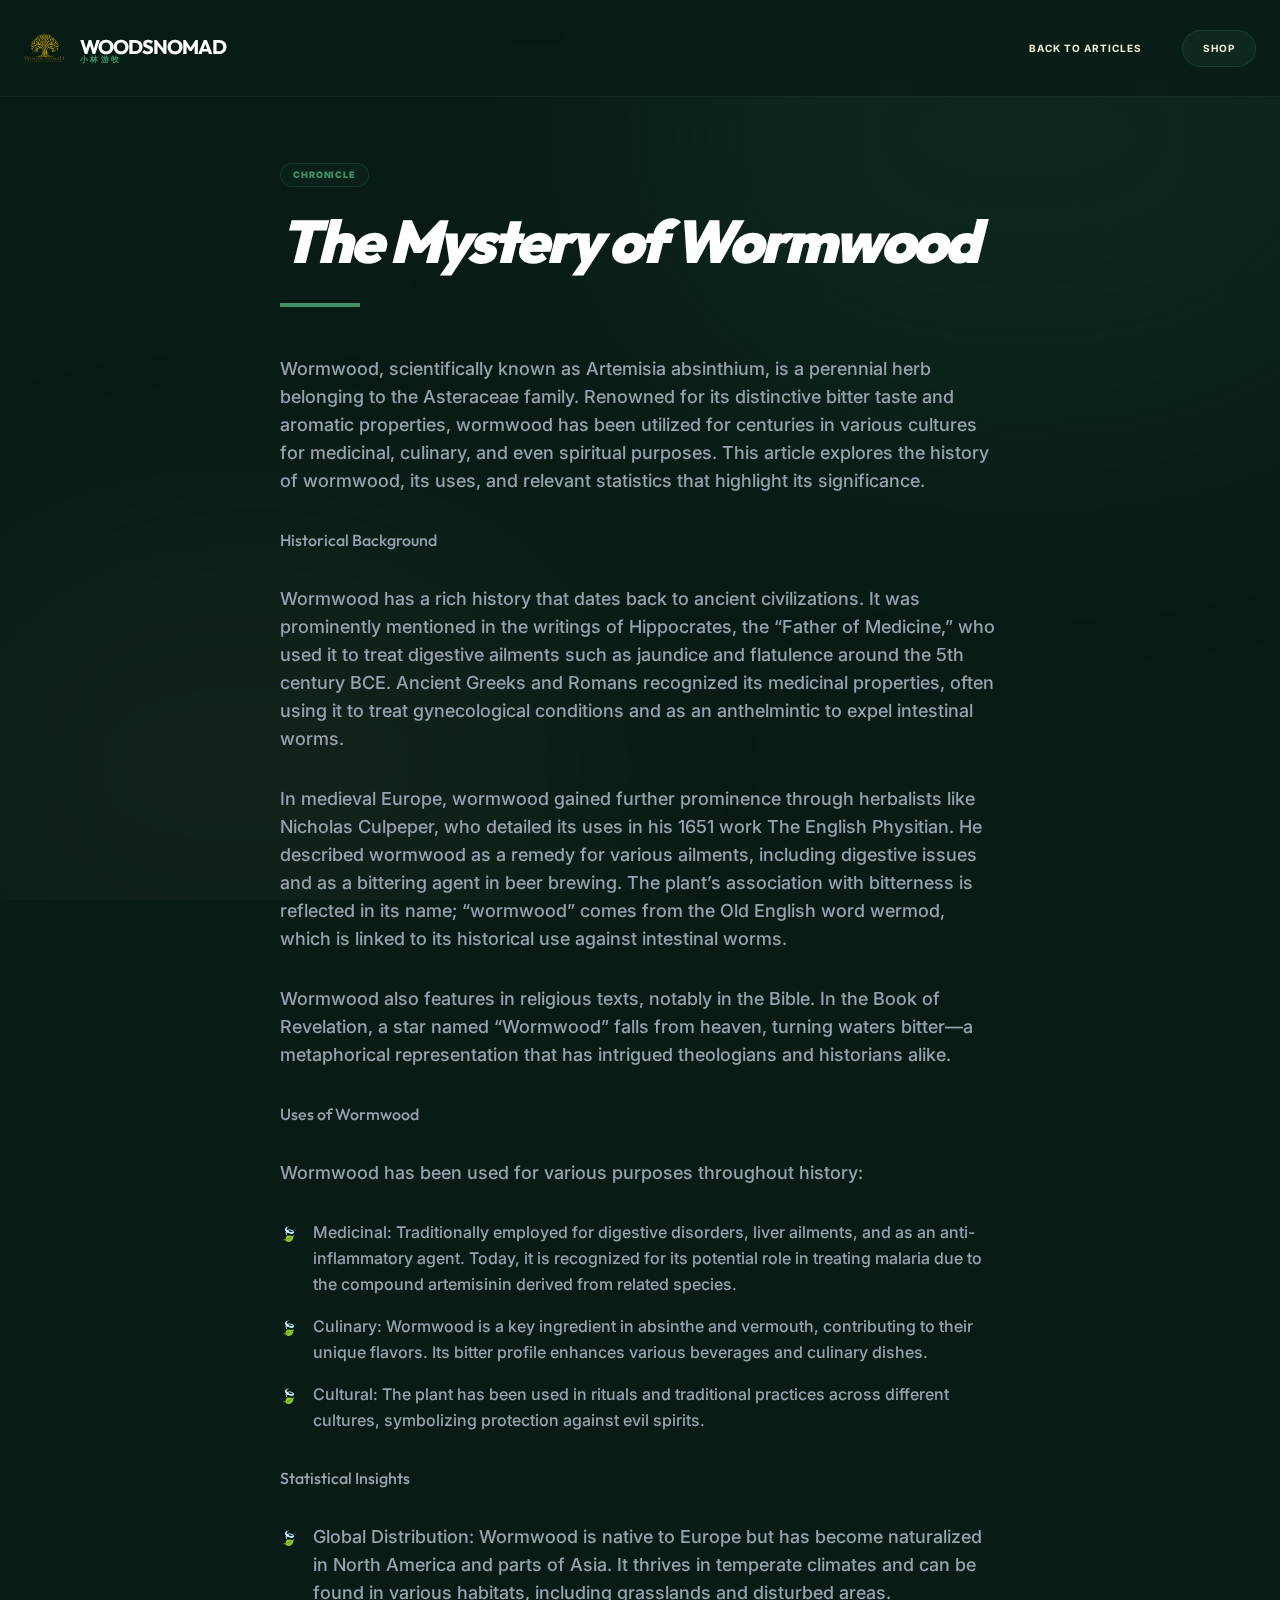
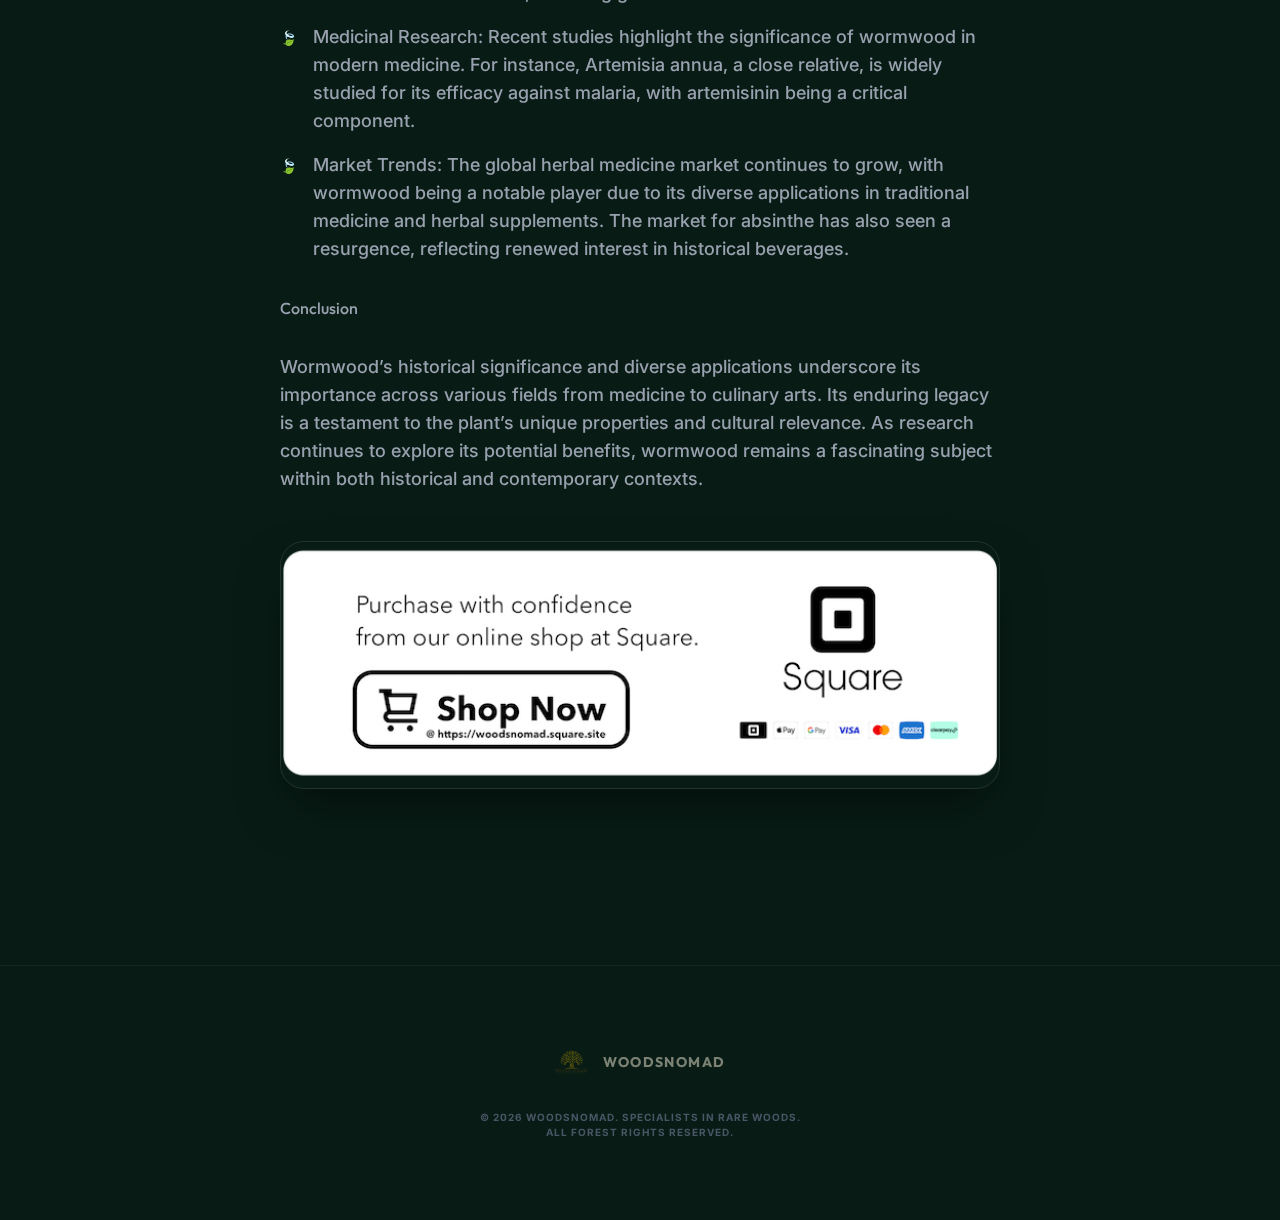
<file: articles/what-is-wormwood/index.html>
<!DOCTYPE html><html lang="en"> <head><meta charset="utf-8"><link rel="icon" type="image/svg+xml" href="/favicon.svg"><meta name="viewport" content="width=device-width"><meta name="generator" content="Astro v5.16.6"><title>The Mystery of Wormwood | WoodsNomad</title><link rel="preconnect" href="https://fonts.googleapis.com"><link rel="preconnect" href="https://fonts.gstatic.com" crossorigin><link href="https://fonts.googleapis.com/css2?family=Inter:wght@400;600;700&family=Outfit:wght@500;700;800&display=swap" rel="stylesheet"><link rel="stylesheet" href="/assets/what-is-agarwood.4oHVkAbx.css">
<style>.prose-body img{border-radius:1.5rem;border:1px solid rgba(255,255,255,.1);box-shadow:0 25px 50px -12px #00000080;margin-top:3rem;margin-bottom:3rem;width:100%}.prose-body p{font-size:1.125rem;line-height:1.75rem}.prose-body h2{font-size:1.875rem;font-weight:700;color:#fff;font-family:Outfit,sans-serif;margin-top:4rem;margin-bottom:1.5rem;font-style:italic}.prose-body ul{margin-top:2rem;margin-bottom:2rem;display:flex;flex-direction:column;gap:1rem}.prose-body li{display:flex;align-items:flex-start;gap:1rem}.prose-body li:before{content:"🍃";font-size:.875rem;margin-top:.25rem}
</style></head> <body class="bg-bg-deep text-earth-cream selection:bg-forest-moss/30 selection:text-white"> <!-- Forest Background Elements --> <div class="fixed inset-0 pointer-events-none -z-10 overflow-hidden"> <div class="absolute top-[-15%] right-[-10%] w-[60%] h-[60%] bg-forest-dark/30 blur-[120px] rounded-full"></div> <div class="absolute bottom-[-10%] left-[-5%] w-[50%] h-[50%] bg-wood-brown/10 blur-[100px] rounded-full"></div> <div class="absolute inset-0 opacity-[0.03] pointer-events-none" style="background-image: url('https://www.transparenttextures.com/patterns/dark-matter.png');"></div> </div> <!-- Navigation --> <nav class="fixed top-0 w-full z-50 border-b border-white/5 bg-bg-deep/80 backdrop-blur-xl"> <div class="max-w-7xl mx-auto px-6 h-24 flex items-center justify-between"> <a href="/" class="flex items-center gap-4"> <div class="w-10 h-10 flex items-center justify-center"> <img src="/woodsnomad-logo.svg" alt="WoodsNomad Logo" class="w-full h-full object-contain"> </div> <div class="flex flex-col"> <span class="text-xl font-bold tracking-tighter text-white font-outfit uppercase leading-tight">WoodsNomad</span> <span class="text-[8px] font-black tracking-[0.3em] text-forest-moss uppercase -mt-1 leading-none">小林游牧</span> </div> </a> <div class="flex items-center gap-10 text-[10px] font-bold uppercase tracking-widest"> <a href="/#articles" class="hover:text-forest-moss transition-all">Back to Articles</a> <a href="https://woodsnomad.square.site/" target="_blank" class="px-5 py-2.5 bg-forest-moss/10 border border-forest-moss/20 rounded-full hover:bg-forest-moss hover:text-white transition-all">Shop</a> </div> </div> </nav> <main class="pt-40 pb-32"> <article class="max-w-3xl mx-auto px-6 prose prose-invert prose-forest"> <div class="mb-12"> <div class="inline-flex items-center gap-3 px-3 py-1 rounded-full border border-forest-moss/20 bg-forest-moss/5 text-forest-moss text-[9px] font-black tracking-widest uppercase mb-6">
Chronicle
</div> <h1 class="text-5xl md:text-6xl font-black font-outfit text-white tracking-tighter italic"> The Mystery of Wormwood </h1> <div class="h-1 w-20 bg-forest-moss mt-8"></div> </div> <div class="prose-body text-gray-400 leading-relaxed space-y-8 font-medium"> <p>Wormwood, scientifically known as Artemisia absinthium, is a perennial herb
belonging to the Asteraceae family. Renowned for its distinctive bitter taste
and aromatic properties, wormwood has been utilized for centuries in various
cultures for medicinal, culinary, and even spiritual purposes. This article
explores the history of wormwood, its uses, and relevant statistics that
highlight its significance.</p>
<h1 id="historical-background">Historical Background</h1>
<p>Wormwood has a rich history that dates back to ancient civilizations. It was
prominently mentioned in the writings of Hippocrates, the “Father of Medicine,”
who used it to treat digestive ailments such as jaundice and flatulence around
the 5th century BCE. Ancient Greeks and Romans recognized its medicinal
properties, often using it to treat gynecological conditions and as an
anthelmintic to expel intestinal worms.</p>
<p>In medieval Europe, wormwood gained further prominence through herbalists like
Nicholas Culpeper, who detailed its uses in his 1651 work The English Physitian.
He described wormwood as a remedy for various ailments, including digestive
issues and as a bittering agent in beer brewing. The plant’s association with
bitterness is reflected in its name; “wormwood” comes from the Old English word
wermod, which is linked to its historical use against intestinal worms.</p>
<p>Wormwood also features in religious texts, notably in the Bible. In the Book of
Revelation, a star named “Wormwood” falls from heaven, turning waters bitter—a
metaphorical representation that has intrigued theologians and historians alike.</p>
<h1 id="uses-of-wormwood">Uses of Wormwood</h1>
<p>Wormwood has been used for various purposes throughout history:</p>
<ul>
<li>Medicinal: Traditionally employed for digestive disorders, liver ailments, and
as an anti-inflammatory agent. Today, it is recognized for its potential role
in treating malaria due to the compound artemisinin derived from related
species.</li>
<li>Culinary: Wormwood is a key ingredient in absinthe and vermouth, contributing
to their unique flavors. Its bitter profile enhances various beverages and
culinary dishes.</li>
<li>Cultural: The plant has been used in rituals and traditional practices across
different cultures, symbolizing protection against evil spirits.</li>
</ul>
<h1 id="statistical-insights">Statistical Insights</h1>
<ul>
<li>
<p>Global Distribution: Wormwood is native to Europe but has become naturalized
in North America and parts of Asia. It thrives in temperate climates and can
be found in various habitats, including grasslands and disturbed areas.</p>
</li>
<li>
<p>Medicinal Research: Recent studies highlight the significance of wormwood in
modern medicine. For instance, Artemisia annua, a close relative, is widely
studied for its efficacy against malaria, with artemisinin being a critical
component.</p>
</li>
<li>
<p>Market Trends: The global herbal medicine market continues to grow, with
wormwood being a notable player due to its diverse applications in traditional
medicine and herbal supplements. The market for absinthe has also seen a
resurgence, reflecting renewed interest in historical beverages.</p>
</li>
</ul>
<h1 id="conclusion">Conclusion</h1>
<p>Wormwood’s historical significance and diverse applications underscore its
importance across various fields from medicine to culinary arts.  Its enduring
legacy is a testament to the plant’s unique properties and cultural relevance.
As research continues to explore its potential benefits, wormwood remains a
fascinating subject within both historical and contemporary contexts.</p>
<div style="text-align: center;">
<p><a href="https://woodsnomad.square.site/"><img src="/wn002.png" alt="woodsnomad online shop"></a></p>
</div> </div> </article> </main> <!-- Footer --> <footer class="py-20 border-t border-white/5"> <div class="max-w-7xl mx-auto px-6 flex flex-col items-center gap-8"> <div class="flex items-center gap-4 opacity-50"> <img src="/woodsnomad-logo.svg" alt="WoodsNomad" class="w-8 h-8"> <span class="font-outfit font-bold uppercase tracking-widest text-sm">WoodsNomad</span> </div> <p class="text-[10px] text-gray-600 font-bold uppercase tracking-widest text-center">
&copy; 2026 WoodsNomad. Specialists in Rare Woods.<br>
All Forest Rights Reserved.
</p> </div> </footer>  </body> </html>
</file>
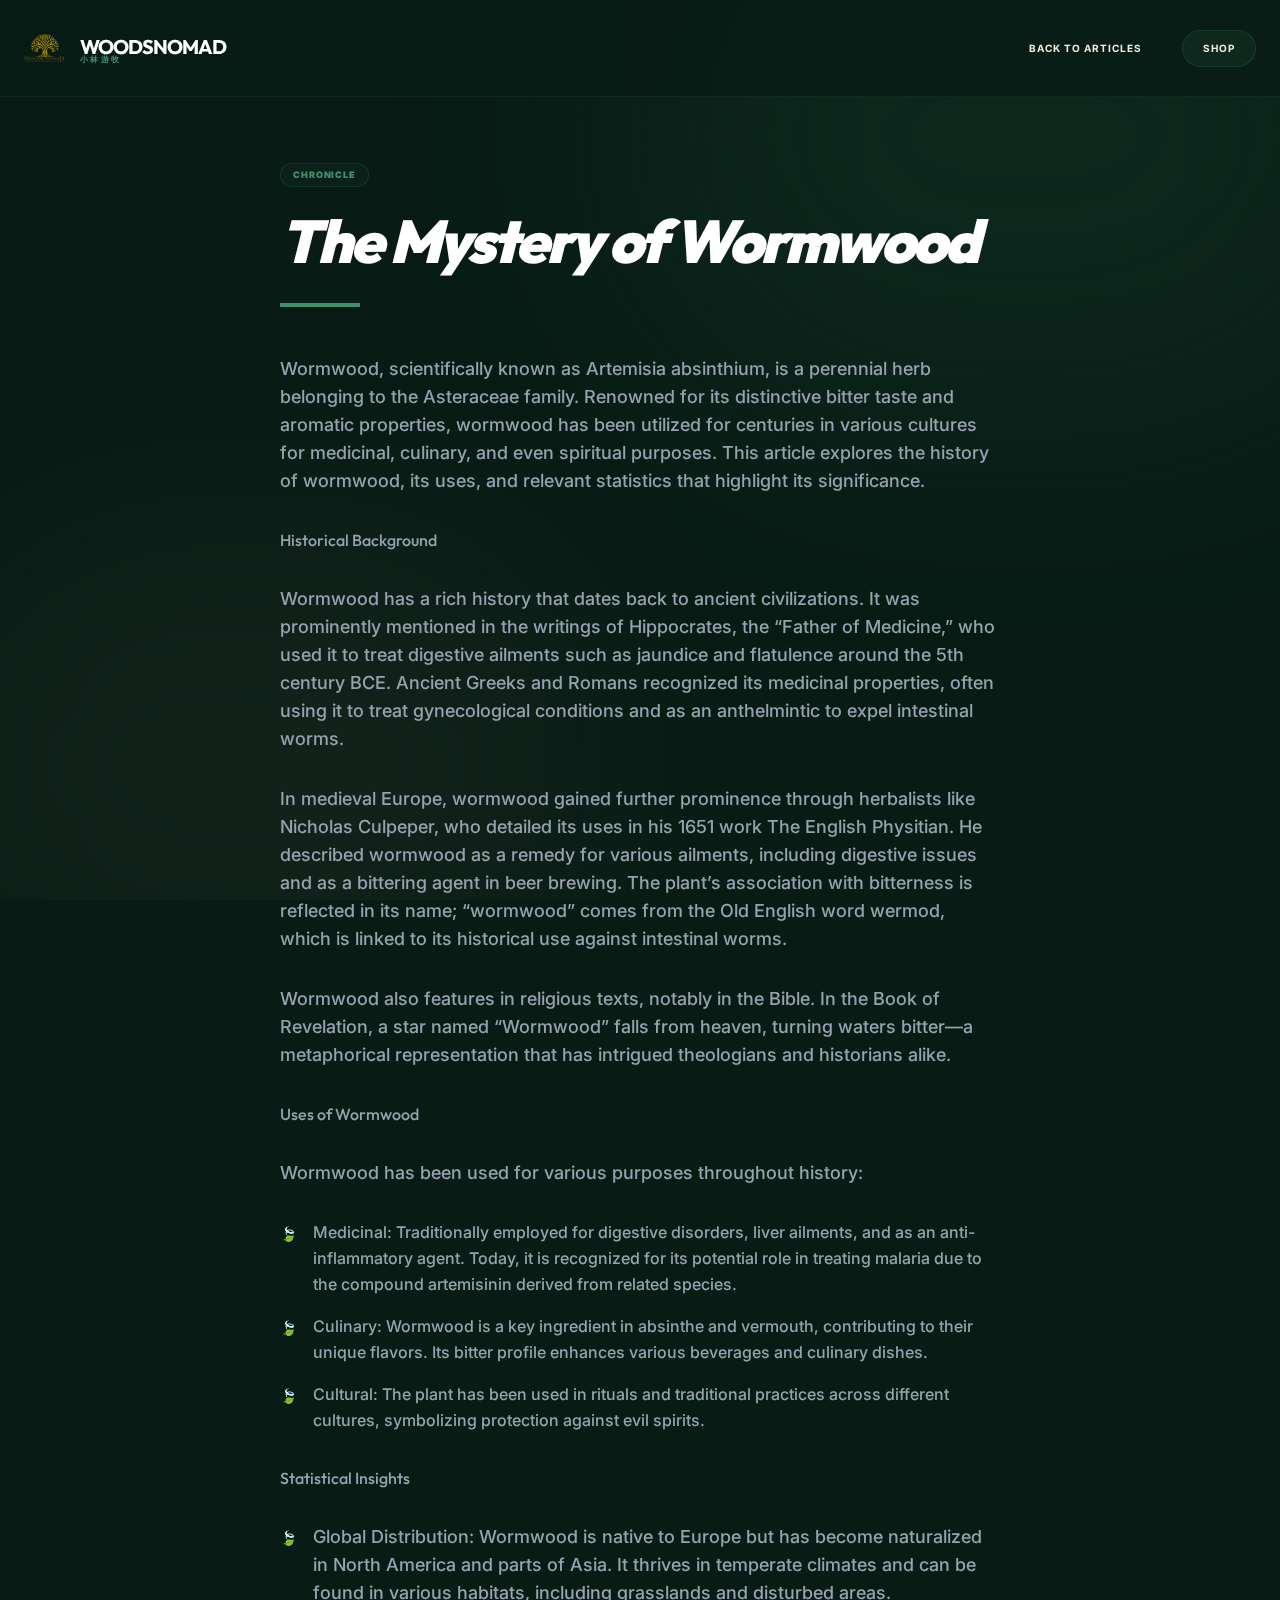
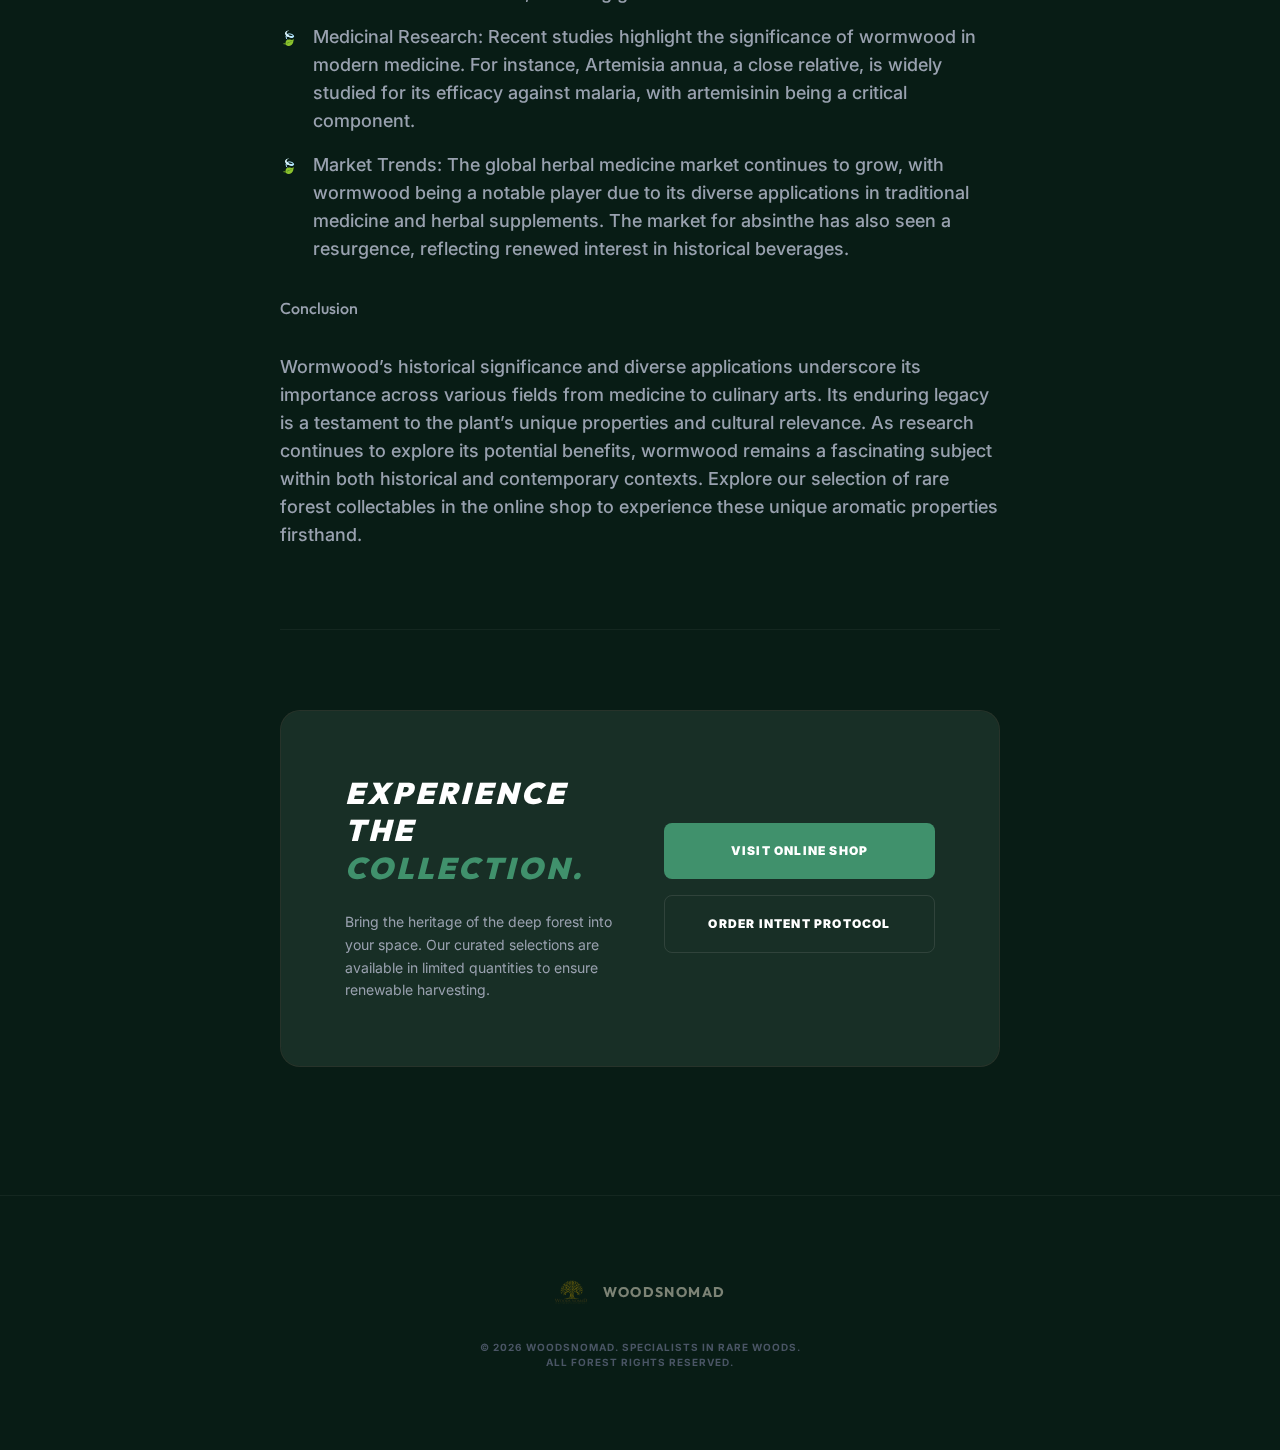
<file: articles/wormwood/index.html>
<!DOCTYPE html><html lang="en"> <head><meta charset="utf-8"><link rel="icon" type="image/svg+xml" href="/favicon.svg"><meta name="viewport" content="width=device-width"><meta name="generator" content="Astro v5.16.6"><!-- Canonical URL --><link rel="canonical" href="https://woodsnomad.com/articles/wormwood/"><!-- Primary Meta Tags --><title>The Mystery of Wormwood | WoodsNomad</title><meta name="title" content="The Mystery of Wormwood | WoodsNomad"><meta name="description" content="A deep dive into the heritage of rare woods from the forests of Southeast Asia."><!-- Open Graph / Facebook --><meta property="og:type" content="article"><meta property="og:url" content="https://woodsnomad.com/articles/wormwood/"><meta property="og:title" content="The Mystery of Wormwood | WoodsNomad"><meta property="og:description" content="A deep dive into the heritage of rare woods from the forests of Southeast Asia."><meta property="og:image" content="https://woodsnomad.com/images/wn007.png"><!-- Twitter --><meta property="twitter:card" content="summary_large_image"><meta property="twitter:url" content="https://woodsnomad.com/articles/wormwood/"><meta property="twitter:title" content="The Mystery of Wormwood | WoodsNomad"><meta property="twitter:description" content="A deep dive into the heritage of rare woods from the forests of Southeast Asia."><meta property="twitter:image" content="https://woodsnomad.com/images/wn007.png"><link rel="preconnect" href="https://fonts.googleapis.com"><link rel="preconnect" href="https://fonts.gstatic.com" crossorigin><link href="https://fonts.googleapis.com/css2?family=Inter:wght@400;600;700&family=Outfit:wght@500;700;800&display=swap" rel="stylesheet"><link rel="stylesheet" href="/assets/agarwood.CtI8zTPr.css">
<style>.prose-body img{border-radius:1.5rem;border:1px solid rgba(255,255,255,.1);box-shadow:0 25px 50px -12px #00000080;margin-top:3rem;margin-bottom:3rem;width:100%}.prose-body p{font-size:1.125rem;line-height:1.75rem}.prose-body h2{font-size:1.875rem;font-weight:700;color:#fff;font-family:Outfit,sans-serif;margin-top:4rem;margin-bottom:1.5rem;font-style:italic}.prose-body ul{margin-top:2rem;margin-bottom:2rem;display:flex;flex-direction:column;gap:1rem}.prose-body li{display:flex;align-items:flex-start;gap:1rem}.prose-body li:before{content:"🍃";font-size:.875rem;margin-top:.25rem}
</style></head> <body class="bg-bg-deep text-earth-cream selection:bg-forest-moss/30 selection:text-white"> <!-- Forest Background Elements --> <div class="fixed inset-0 pointer-events-none -z-10 overflow-hidden"> <div class="absolute top-[-15%] right-[-10%] w-[60%] h-[60%] bg-forest-dark/30 blur-[120px] rounded-full"></div> <div class="absolute bottom-[-10%] left-[-5%] w-[50%] h-[50%] bg-wood-brown/10 blur-[100px] rounded-full"></div> <div class="absolute inset-0 opacity-[0.03] pointer-events-none" style="background-image: url('https://www.transparenttextures.com/patterns/dark-matter.png');"></div> </div> <!-- Navigation --> <nav class="fixed top-0 w-full z-50 border-b border-white/5 bg-bg-deep/80 backdrop-blur-xl"> <div class="max-w-7xl mx-auto px-6 h-24 flex items-center justify-between"> <a href="/" class="flex items-center gap-4"> <div class="w-10 h-10 flex items-center justify-center"> <img src="/images/woodsnomad-logo.svg" alt="WoodsNomad Logo" class="w-full h-full object-contain"> </div> <div class="flex flex-col"> <span class="text-xl font-bold tracking-tighter text-white font-outfit uppercase leading-tight">WoodsNomad</span> <span class="text-[8px] font-black tracking-[0.3em] text-forest-moss uppercase -mt-1 leading-none">小林游牧</span> </div> </a> <div class="flex items-center gap-10 text-[10px] font-bold uppercase tracking-widest"> <a href="/#articles" class="hover:text-forest-moss transition-all">Back to Articles</a> <a href="https://woodsnomad.square.site/" target="_blank" class="px-5 py-2.5 bg-forest-moss/10 border border-forest-moss/20 rounded-full hover:bg-forest-moss hover:text-white transition-all">Shop</a> </div> </div> </nav> <main class="pt-40 pb-32"> <article class="max-w-3xl mx-auto px-6 prose prose-invert prose-forest"> <div class="mb-12"> <div class="inline-flex items-center gap-3 px-3 py-1 rounded-full border border-forest-moss/20 bg-forest-moss/5 text-forest-moss text-[9px] font-black tracking-widest uppercase mb-6">
Chronicle
</div> <h1 class="text-5xl md:text-6xl font-black font-outfit text-white tracking-tighter italic"> The Mystery of Wormwood </h1> <div class="h-1 w-20 bg-forest-moss mt-8"></div> </div> <div class="prose-body text-gray-400 leading-relaxed space-y-8 font-medium"> <p>Wormwood, scientifically known as Artemisia absinthium, is a perennial herb
belonging to the Asteraceae family. Renowned for its distinctive bitter taste
and aromatic properties, wormwood has been utilized for centuries in various
cultures for medicinal, culinary, and even spiritual purposes. This article
explores the history of wormwood, its uses, and relevant statistics that
highlight its significance.</p>
<h1 id="historical-background">Historical Background</h1>
<p>Wormwood has a rich history that dates back to ancient civilizations. It was
prominently mentioned in the writings of Hippocrates, the “Father of Medicine,”
who used it to treat digestive ailments such as jaundice and flatulence around
the 5th century BCE. Ancient Greeks and Romans recognized its medicinal
properties, often using it to treat gynecological conditions and as an
anthelmintic to expel intestinal worms.</p>
<p>In medieval Europe, wormwood gained further prominence through herbalists like
Nicholas Culpeper, who detailed its uses in his 1651 work The English Physitian.
He described wormwood as a remedy for various ailments, including digestive
issues and as a bittering agent in beer brewing. The plant’s association with
bitterness is reflected in its name; “wormwood” comes from the Old English word
wermod, which is linked to its historical use against intestinal worms.</p>
<p>Wormwood also features in religious texts, notably in the Bible. In the Book of
Revelation, a star named “Wormwood” falls from heaven, turning waters bitter—a
metaphorical representation that has intrigued theologians and historians alike.</p>
<h1 id="uses-of-wormwood">Uses of Wormwood</h1>
<p>Wormwood has been used for various purposes throughout history:</p>
<ul>
<li>Medicinal: Traditionally employed for digestive disorders, liver ailments, and
as an anti-inflammatory agent. Today, it is recognized for its potential role
in treating malaria due to the compound artemisinin derived from related
species.</li>
<li>Culinary: Wormwood is a key ingredient in absinthe and vermouth, contributing
to their unique flavors. Its bitter profile enhances various beverages and
culinary dishes.</li>
<li>Cultural: The plant has been used in rituals and traditional practices across
different cultures, symbolizing protection against evil spirits.</li>
</ul>
<h1 id="statistical-insights">Statistical Insights</h1>
<ul>
<li>
<p>Global Distribution: Wormwood is native to Europe but has become naturalized
in North America and parts of Asia. It thrives in temperate climates and can
be found in various habitats, including grasslands and disturbed areas.</p>
</li>
<li>
<p>Medicinal Research: Recent studies highlight the significance of wormwood in
modern medicine. For instance, Artemisia annua, a close relative, is widely
studied for its efficacy against malaria, with artemisinin being a critical
component.</p>
</li>
<li>
<p>Market Trends: The global herbal medicine market continues to grow, with
wormwood being a notable player due to its diverse applications in traditional
medicine and herbal supplements. The market for absinthe has also seen a
resurgence, reflecting renewed interest in historical beverages.</p>
</li>
</ul>
<h1 id="conclusion">Conclusion</h1>
<p>Wormwood’s historical significance and diverse applications underscore its
importance across various fields from medicine to culinary arts. Its enduring
legacy is a testament to the plant’s unique properties and cultural relevance.
As research continues to explore its potential benefits, wormwood remains a fascinating subject within both historical and contemporary contexts. Explore our selection of rare forest collectables in the online shop to experience these unique aromatic properties firsthand.</p> </div> <!-- Conversion Section --> <div class="mt-20 pt-20 border-t border-white/5"> <div class="wood-card p-10 md:p-16 relative overflow-hidden group"> <div class="absolute inset-0 bg-forest-moss/5 group-hover:bg-forest-moss/10 transition-colors duration-700"></div> <div class="relative z-10 grid md:grid-cols-2 gap-12 items-center"> <div class="space-y-6"> <h3 class="text-3xl font-black font-outfit text-white tracking-widest italic uppercase leading-tight">
Experience the<br><span class="text-forest-moss">Collection.</span> </h3> <p class="text-sm text-gray-400 leading-relaxed">
Bring the heritage of the deep forest into your space. Our curated selections are available in limited quantities to ensure renewable harvesting.
</p> </div> <div class="flex flex-col gap-4"> <a href="https://woodsnomad.square.site/" target="_blank" class="px-8 py-5 bg-forest-moss text-white font-black rounded-lg hover:shadow-[0_0_30px_rgba(64,145,108,0.4)] transition-all text-center uppercase tracking-widest text-xs">
Visit Online Shop
</a> <a href="https://forms.gle/QYphnyzFG8JDZHSd8" target="_blank" class="px-8 py-5 border border-white/10 text-white font-black rounded-lg hover:bg-white/5 transition-all text-center uppercase tracking-widest text-xs">
Order Intent Protocol
</a> </div> </div> </div> </div> </article> </main> <!-- Footer --> <footer class="py-20 border-t border-white/5"> <div class="max-w-7xl mx-auto px-6 flex flex-col items-center gap-8"> <div class="flex items-center gap-4 opacity-50"> <img src="/woodsnomad-logo.svg" alt="WoodsNomad" class="w-8 h-8"> <span class="font-outfit font-bold uppercase tracking-widest text-sm">WoodsNomad</span> </div> <p class="text-[10px] text-gray-600 font-bold uppercase tracking-widest text-center">
&copy; 2026 WoodsNomad. Specialists in Rare Woods.<br>
All Forest Rights Reserved.
</p> </div> </footer>  </body> </html>
</file>
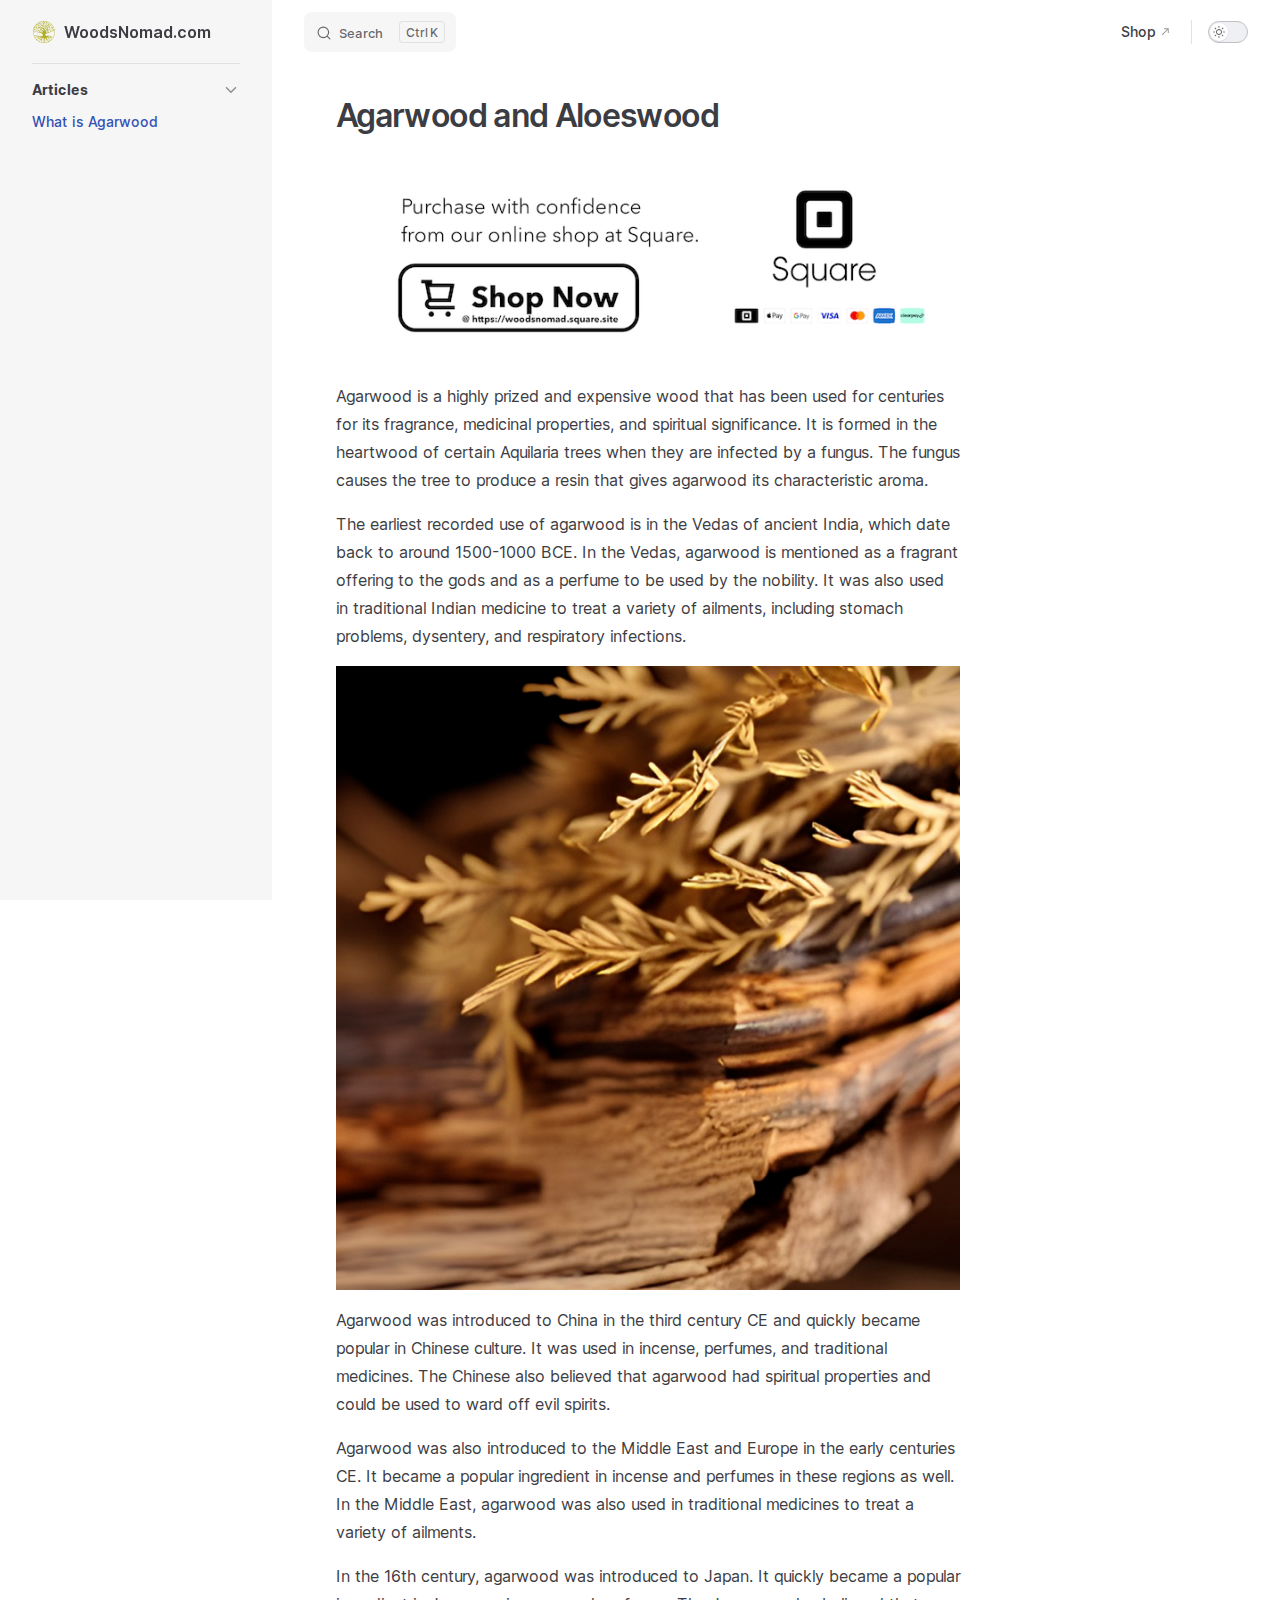
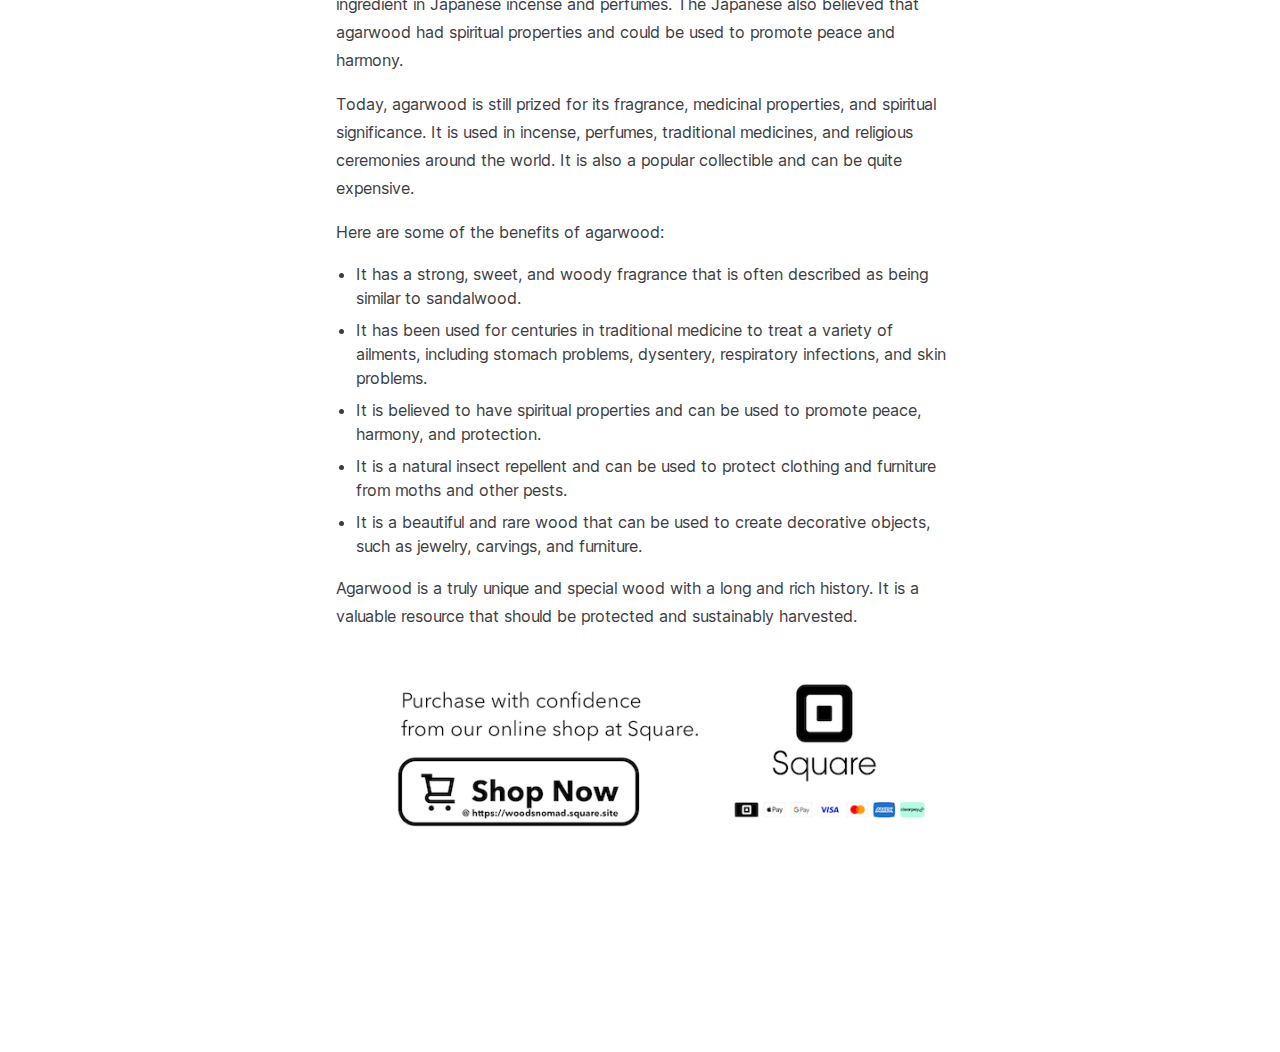
<file: articles/what-is-agarwood.html>
<!DOCTYPE html>
<html lang="en-GB" dir="ltr">
  <head>
    <meta charset="utf-8">
    <meta name="viewport" content="width=device-width,initial-scale=1">
    <title>Agarwood and Aloeswood | woodsnomad.com</title>
    <meta name="description" content="woodsnomad is a specialist distributor in rare woods.">
    <link rel="preload stylesheet" href="/assets/style.deece131.css" as="style">
    
    <script type="module" src="/assets/app.b777b871.js"></script>
    <link rel="preload" href="/assets/inter-roman-latin.2ed14f66.woff2" as="font" type="font/woff2" crossorigin="">
    <link rel="modulepreload" href="/assets/chunks/framework.a7175731.js">
    <link rel="modulepreload" href="/assets/chunks/theme.15138563.js">
    <link rel="modulepreload" href="/assets/chunks/wn003.6245a801.js">
    <link rel="modulepreload" href="/assets/articles_what-is-agarwood.md.46554e38.lean.js">
    <script async src="https://www.googletagmanager.com/gtag/js?id=G-T3ZRZRZDKP"></script>
    <script>window.dataLayer=window.dataLayer||[];function gtag(){dataLayer.push(arguments)}gtag("js",new Date),gtag("config","G-T3ZRZRZDKP");</script>
    <script id="check-dark-mode">(()=>{const e=localStorage.getItem("vitepress-theme-appearance")||"auto",a=window.matchMedia("(prefers-color-scheme: dark)").matches;(!e||e==="auto"?a:e==="dark")&&document.documentElement.classList.add("dark")})();</script>
    <script id="check-mac-os">document.documentElement.classList.toggle("mac",/Mac|iPhone|iPod|iPad/i.test(navigator.platform));</script>
  </head>
  <body>
    <div id="app"><div class="Layout" data-v-5a346dfe><!--[--><!--]--><!--[--><span tabindex="-1" data-v-0f60ec36></span><a href="#VPContent" class="VPSkipLink visually-hidden" data-v-0f60ec36> Skip to content </a><!--]--><!----><header class="VPNav" data-v-5a346dfe data-v-ae24b3ad><div class="VPNavBar has-sidebar" data-v-ae24b3ad data-v-a0fd61f4><div class="container" data-v-a0fd61f4><div class="title" data-v-a0fd61f4><div class="VPNavBarTitle has-sidebar" data-v-a0fd61f4 data-v-86d1bed8><a class="title" href="/" data-v-86d1bed8><!--[--><!--]--><!--[--><img class="VPImage logo" src="/world-tree-life.svg" alt data-v-8426fc1a><!--]--><!--[-->WoodsNomad.com<!--]--><!--[--><!--]--></a></div></div><div class="content" data-v-a0fd61f4><div class="curtain" data-v-a0fd61f4></div><div class="content-body" data-v-a0fd61f4><!--[--><!--]--><div class="VPNavBarSearch search" data-v-a0fd61f4><!--[--><!----><div id="local-search"><button type="button" class="DocSearch DocSearch-Button" aria-label="Search"><span class="DocSearch-Button-Container"><svg class="DocSearch-Search-Icon" width="20" height="20" viewBox="0 0 20 20" aria-label="search icon"><path d="M14.386 14.386l4.0877 4.0877-4.0877-4.0877c-2.9418 2.9419-7.7115 2.9419-10.6533 0-2.9419-2.9418-2.9419-7.7115 0-10.6533 2.9418-2.9419 7.7115-2.9419 10.6533 0 2.9419 2.9418 2.9419 7.7115 0 10.6533z" stroke="currentColor" fill="none" fill-rule="evenodd" stroke-linecap="round" stroke-linejoin="round"></path></svg><span class="DocSearch-Button-Placeholder">Search</span></span><span class="DocSearch-Button-Keys"><kbd class="DocSearch-Button-Key"></kbd><kbd class="DocSearch-Button-Key">K</kbd></span></button></div><!--]--></div><nav aria-labelledby="main-nav-aria-label" class="VPNavBarMenu menu" data-v-a0fd61f4 data-v-7f418b0f><span id="main-nav-aria-label" class="visually-hidden" data-v-7f418b0f>Main Navigation</span><!--[--><!--[--><a class="VPLink link vp-external-link-icon VPNavBarMenuLink" href="https://woodsnomad.square.site/" target="_blank" rel="noreferrer" tabindex="0" data-v-7f418b0f data-v-42ef59de><!--[--><span data-v-42ef59de>Shop</span><!--]--></a><!--]--><!--]--></nav><!----><div class="VPNavBarAppearance appearance" data-v-a0fd61f4 data-v-e6aabb21><button class="VPSwitch VPSwitchAppearance" type="button" role="switch" title="toggle dark mode" aria-checked="false" data-v-e6aabb21 data-v-ce54a7d1 data-v-b1685198><span class="check" data-v-b1685198><span class="icon" data-v-b1685198><!--[--><svg xmlns="http://www.w3.org/2000/svg" aria-hidden="true" focusable="false" viewbox="0 0 24 24" class="sun" data-v-ce54a7d1><path d="M12,18c-3.3,0-6-2.7-6-6s2.7-6,6-6s6,2.7,6,6S15.3,18,12,18zM12,8c-2.2,0-4,1.8-4,4c0,2.2,1.8,4,4,4c2.2,0,4-1.8,4-4C16,9.8,14.2,8,12,8z"></path><path d="M12,4c-0.6,0-1-0.4-1-1V1c0-0.6,0.4-1,1-1s1,0.4,1,1v2C13,3.6,12.6,4,12,4z"></path><path d="M12,24c-0.6,0-1-0.4-1-1v-2c0-0.6,0.4-1,1-1s1,0.4,1,1v2C13,23.6,12.6,24,12,24z"></path><path d="M5.6,6.6c-0.3,0-0.5-0.1-0.7-0.3L3.5,4.9c-0.4-0.4-0.4-1,0-1.4s1-0.4,1.4,0l1.4,1.4c0.4,0.4,0.4,1,0,1.4C6.2,6.5,5.9,6.6,5.6,6.6z"></path><path d="M19.8,20.8c-0.3,0-0.5-0.1-0.7-0.3l-1.4-1.4c-0.4-0.4-0.4-1,0-1.4s1-0.4,1.4,0l1.4,1.4c0.4,0.4,0.4,1,0,1.4C20.3,20.7,20,20.8,19.8,20.8z"></path><path d="M3,13H1c-0.6,0-1-0.4-1-1s0.4-1,1-1h2c0.6,0,1,0.4,1,1S3.6,13,3,13z"></path><path d="M23,13h-2c-0.6,0-1-0.4-1-1s0.4-1,1-1h2c0.6,0,1,0.4,1,1S23.6,13,23,13z"></path><path d="M4.2,20.8c-0.3,0-0.5-0.1-0.7-0.3c-0.4-0.4-0.4-1,0-1.4l1.4-1.4c0.4-0.4,1-0.4,1.4,0s0.4,1,0,1.4l-1.4,1.4C4.7,20.7,4.5,20.8,4.2,20.8z"></path><path d="M18.4,6.6c-0.3,0-0.5-0.1-0.7-0.3c-0.4-0.4-0.4-1,0-1.4l1.4-1.4c0.4-0.4,1-0.4,1.4,0s0.4,1,0,1.4l-1.4,1.4C18.9,6.5,18.6,6.6,18.4,6.6z"></path></svg><svg xmlns="http://www.w3.org/2000/svg" aria-hidden="true" focusable="false" viewbox="0 0 24 24" class="moon" data-v-ce54a7d1><path d="M12.1,22c-0.3,0-0.6,0-0.9,0c-5.5-0.5-9.5-5.4-9-10.9c0.4-4.8,4.2-8.6,9-9c0.4,0,0.8,0.2,1,0.5c0.2,0.3,0.2,0.8-0.1,1.1c-2,2.7-1.4,6.4,1.3,8.4c2.1,1.6,5,1.6,7.1,0c0.3-0.2,0.7-0.3,1.1-0.1c0.3,0.2,0.5,0.6,0.5,1c-0.2,2.7-1.5,5.1-3.6,6.8C16.6,21.2,14.4,22,12.1,22zM9.3,4.4c-2.9,1-5,3.6-5.2,6.8c-0.4,4.4,2.8,8.3,7.2,8.7c2.1,0.2,4.2-0.4,5.8-1.8c1.1-0.9,1.9-2.1,2.4-3.4c-2.5,0.9-5.3,0.5-7.5-1.1C9.2,11.4,8.1,7.7,9.3,4.4z"></path></svg><!--]--></span></span></button></div><!----><div class="VPFlyout VPNavBarExtra extra" data-v-a0fd61f4 data-v-40855f84 data-v-9c007e85><button type="button" class="button" aria-haspopup="true" aria-expanded="false" aria-label="extra navigation" data-v-9c007e85><svg xmlns="http://www.w3.org/2000/svg" aria-hidden="true" focusable="false" viewbox="0 0 24 24" class="icon" data-v-9c007e85><circle cx="12" cy="12" r="2"></circle><circle cx="19" cy="12" r="2"></circle><circle cx="5" cy="12" r="2"></circle></svg></button><div class="menu" data-v-9c007e85><div class="VPMenu" data-v-9c007e85 data-v-e7ea1737><!----><!--[--><!--[--><!----><div class="group" data-v-40855f84><div class="item appearance" data-v-40855f84><p class="label" data-v-40855f84>Appearance</p><div class="appearance-action" data-v-40855f84><button class="VPSwitch VPSwitchAppearance" type="button" role="switch" title="toggle dark mode" aria-checked="false" data-v-40855f84 data-v-ce54a7d1 data-v-b1685198><span class="check" data-v-b1685198><span class="icon" data-v-b1685198><!--[--><svg xmlns="http://www.w3.org/2000/svg" aria-hidden="true" focusable="false" viewbox="0 0 24 24" class="sun" data-v-ce54a7d1><path d="M12,18c-3.3,0-6-2.7-6-6s2.7-6,6-6s6,2.7,6,6S15.3,18,12,18zM12,8c-2.2,0-4,1.8-4,4c0,2.2,1.8,4,4,4c2.2,0,4-1.8,4-4C16,9.8,14.2,8,12,8z"></path><path d="M12,4c-0.6,0-1-0.4-1-1V1c0-0.6,0.4-1,1-1s1,0.4,1,1v2C13,3.6,12.6,4,12,4z"></path><path d="M12,24c-0.6,0-1-0.4-1-1v-2c0-0.6,0.4-1,1-1s1,0.4,1,1v2C13,23.6,12.6,24,12,24z"></path><path d="M5.6,6.6c-0.3,0-0.5-0.1-0.7-0.3L3.5,4.9c-0.4-0.4-0.4-1,0-1.4s1-0.4,1.4,0l1.4,1.4c0.4,0.4,0.4,1,0,1.4C6.2,6.5,5.9,6.6,5.6,6.6z"></path><path d="M19.8,20.8c-0.3,0-0.5-0.1-0.7-0.3l-1.4-1.4c-0.4-0.4-0.4-1,0-1.4s1-0.4,1.4,0l1.4,1.4c0.4,0.4,0.4,1,0,1.4C20.3,20.7,20,20.8,19.8,20.8z"></path><path d="M3,13H1c-0.6,0-1-0.4-1-1s0.4-1,1-1h2c0.6,0,1,0.4,1,1S3.6,13,3,13z"></path><path d="M23,13h-2c-0.6,0-1-0.4-1-1s0.4-1,1-1h2c0.6,0,1,0.4,1,1S23.6,13,23,13z"></path><path d="M4.2,20.8c-0.3,0-0.5-0.1-0.7-0.3c-0.4-0.4-0.4-1,0-1.4l1.4-1.4c0.4-0.4,1-0.4,1.4,0s0.4,1,0,1.4l-1.4,1.4C4.7,20.7,4.5,20.8,4.2,20.8z"></path><path d="M18.4,6.6c-0.3,0-0.5-0.1-0.7-0.3c-0.4-0.4-0.4-1,0-1.4l1.4-1.4c0.4-0.4,1-0.4,1.4,0s0.4,1,0,1.4l-1.4,1.4C18.9,6.5,18.6,6.6,18.4,6.6z"></path></svg><svg xmlns="http://www.w3.org/2000/svg" aria-hidden="true" focusable="false" viewbox="0 0 24 24" class="moon" data-v-ce54a7d1><path d="M12.1,22c-0.3,0-0.6,0-0.9,0c-5.5-0.5-9.5-5.4-9-10.9c0.4-4.8,4.2-8.6,9-9c0.4,0,0.8,0.2,1,0.5c0.2,0.3,0.2,0.8-0.1,1.1c-2,2.7-1.4,6.4,1.3,8.4c2.1,1.6,5,1.6,7.1,0c0.3-0.2,0.7-0.3,1.1-0.1c0.3,0.2,0.5,0.6,0.5,1c-0.2,2.7-1.5,5.1-3.6,6.8C16.6,21.2,14.4,22,12.1,22zM9.3,4.4c-2.9,1-5,3.6-5.2,6.8c-0.4,4.4,2.8,8.3,7.2,8.7c2.1,0.2,4.2-0.4,5.8-1.8c1.1-0.9,1.9-2.1,2.4-3.4c-2.5,0.9-5.3,0.5-7.5-1.1C9.2,11.4,8.1,7.7,9.3,4.4z"></path></svg><!--]--></span></span></button></div></div></div><!----><!--]--><!--]--></div></div></div><!--[--><!--]--><button type="button" class="VPNavBarHamburger hamburger" aria-label="mobile navigation" aria-expanded="false" aria-controls="VPNavScreen" data-v-a0fd61f4 data-v-e5dd9c1c><span class="container" data-v-e5dd9c1c><span class="top" data-v-e5dd9c1c></span><span class="middle" data-v-e5dd9c1c></span><span class="bottom" data-v-e5dd9c1c></span></span></button></div></div></div></div><!----></header><div class="VPLocalNav reached-top" data-v-5a346dfe data-v-79c8c1df><button class="menu" aria-expanded="false" aria-controls="VPSidebarNav" data-v-79c8c1df><svg xmlns="http://www.w3.org/2000/svg" aria-hidden="true" focusable="false" viewbox="0 0 24 24" class="menu-icon" data-v-79c8c1df><path d="M17,11H3c-0.6,0-1-0.4-1-1s0.4-1,1-1h14c0.6,0,1,0.4,1,1S17.6,11,17,11z"></path><path d="M21,7H3C2.4,7,2,6.6,2,6s0.4-1,1-1h18c0.6,0,1,0.4,1,1S21.6,7,21,7z"></path><path d="M21,15H3c-0.6,0-1-0.4-1-1s0.4-1,1-1h18c0.6,0,1,0.4,1,1S21.6,15,21,15z"></path><path d="M17,19H3c-0.6,0-1-0.4-1-1s0.4-1,1-1h14c0.6,0,1,0.4,1,1S17.6,19,17,19z"></path></svg><span class="menu-text" data-v-79c8c1df>Menu</span></button><div class="VPLocalNavOutlineDropdown" style="--vp-vh:0px;" data-v-79c8c1df data-v-1c15a60a><button data-v-1c15a60a>Return to top</button><!----></div></div><aside class="VPSidebar" data-v-5a346dfe data-v-b00e2fdd><div class="curtain" data-v-b00e2fdd></div><nav class="nav" id="VPSidebarNav" aria-labelledby="sidebar-aria-label" tabindex="-1" data-v-b00e2fdd><span class="visually-hidden" id="sidebar-aria-label" data-v-b00e2fdd> Sidebar Navigation </span><!--[--><!--]--><!--[--><div class="group" data-v-b00e2fdd><section class="VPSidebarItem level-0 collapsible has-active" data-v-b00e2fdd data-v-e31bd47b><div class="item" role="button" tabindex="0" data-v-e31bd47b><div class="indicator" data-v-e31bd47b></div><h2 class="text" data-v-e31bd47b>Articles</h2><div class="caret" role="button" aria-label="toggle section" tabindex="0" data-v-e31bd47b><svg xmlns="http://www.w3.org/2000/svg" aria-hidden="true" focusable="false" viewbox="0 0 24 24" class="caret-icon" data-v-e31bd47b><path d="M9,19c-0.3,0-0.5-0.1-0.7-0.3c-0.4-0.4-0.4-1,0-1.4l5.3-5.3L8.3,6.7c-0.4-0.4-0.4-1,0-1.4s1-0.4,1.4,0l6,6c0.4,0.4,0.4,1,0,1.4l-6,6C9.5,18.9,9.3,19,9,19z"></path></svg></div></div><div class="items" data-v-e31bd47b><!--[--><div class="VPSidebarItem level-1 is-link" data-v-e31bd47b data-v-e31bd47b><div class="item" data-v-e31bd47b><div class="indicator" data-v-e31bd47b></div><a class="VPLink link link" href="/articles/what-is-agarwood.html" data-v-e31bd47b><!--[--><p class="text" data-v-e31bd47b>What is Agarwood</p><!--]--></a><!----></div><!----></div><!--]--></div></section></div><!--]--><!--[--><!--]--></nav></aside><div class="VPContent has-sidebar" id="VPContent" data-v-5a346dfe data-v-669faec9><div class="VPDoc has-sidebar has-aside" data-v-669faec9 data-v-6b87e69f><!--[--><!--]--><div class="container" data-v-6b87e69f><div class="aside" data-v-6b87e69f><div class="aside-curtain" data-v-6b87e69f></div><div class="aside-container" data-v-6b87e69f><div class="aside-content" data-v-6b87e69f><div class="VPDocAside" data-v-6b87e69f data-v-3f215769><!--[--><!--]--><!--[--><!--]--><div class="VPDocAsideOutline" role="navigation" data-v-3f215769 data-v-d330b1bb><div class="content" data-v-d330b1bb><div class="outline-marker" data-v-d330b1bb></div><div class="outline-title" role="heading" aria-level="2" data-v-d330b1bb>On this page</div><nav aria-labelledby="doc-outline-aria-label" data-v-d330b1bb><span class="visually-hidden" id="doc-outline-aria-label" data-v-d330b1bb> Table of Contents for current page </span><ul class="root" data-v-d330b1bb data-v-d0ee3533><!--[--><!--]--></ul></nav></div></div><!--[--><!--]--><div class="spacer" data-v-3f215769></div><!--[--><!--]--><!----><!--[--><!--]--><!--[--><!--]--></div></div></div></div><div class="content" data-v-6b87e69f><div class="content-container" data-v-6b87e69f><!--[--><!--]--><!----><main class="main" data-v-6b87e69f><div style="position:relative;" class="vp-doc _articles_what-is-agarwood" data-v-6b87e69f><div><h1 id="agarwood-and-aloeswood" tabindex="-1">Agarwood and Aloeswood <a class="header-anchor" href="#agarwood-and-aloeswood" aria-label="Permalink to &quot;Agarwood and Aloeswood&quot;">​</a></h1><div style="text-align:center;"><p><a href="https://woodsnomad.square.site/" target="_blank" rel="noreferrer"><img src="/wn002.png" alt="woodsnomad online shop"></a></p></div><p>Agarwood is a highly prized and expensive wood that has been used for centuries for its fragrance, medicinal properties, and spiritual significance. It is formed in the heartwood of certain Aquilaria trees when they are infected by a fungus. The fungus causes the tree to produce a resin that gives agarwood its characteristic aroma.</p><p>The earliest recorded use of agarwood is in the Vedas of ancient India, which date back to around 1500-1000 BCE. In the Vedas, agarwood is mentioned as a fragrant offering to the gods and as a perfume to be used by the nobility. It was also used in traditional Indian medicine to treat a variety of ailments, including stomach problems, dysentery, and respiratory infections.</p><p><a href="https://woodsnomad.square.site/" target="_blank" rel="noreferrer"><img src="/wn003.png" alt="agarwood"></a></p><p>Agarwood was introduced to China in the third century CE and quickly became popular in Chinese culture. It was used in incense, perfumes, and traditional medicines. The Chinese also believed that agarwood had spiritual properties and could be used to ward off evil spirits.</p><p>Agarwood was also introduced to the Middle East and Europe in the early centuries CE. It became a popular ingredient in incense and perfumes in these regions as well. In the Middle East, agarwood was also used in traditional medicines to treat a variety of ailments.</p><p>In the 16th century, agarwood was introduced to Japan. It quickly became a popular ingredient in Japanese incense and perfumes. The Japanese also believed that agarwood had spiritual properties and could be used to promote peace and harmony.</p><p>Today, agarwood is still prized for its fragrance, medicinal properties, and spiritual significance. It is used in incense, perfumes, traditional medicines, and religious ceremonies around the world. It is also a popular collectible and can be quite expensive.</p><p>Here are some of the benefits of agarwood:</p><ul><li>It has a strong, sweet, and woody fragrance that is often described as being similar to sandalwood.</li><li>It has been used for centuries in traditional medicine to treat a variety of ailments, including stomach problems, dysentery, respiratory infections, and skin problems.</li><li>It is believed to have spiritual properties and can be used to promote peace, harmony, and protection.</li><li>It is a natural insect repellent and can be used to protect clothing and furniture from moths and other pests.</li><li>It is a beautiful and rare wood that can be used to create decorative objects, such as jewelry, carvings, and furniture.</li></ul><p>Agarwood is a truly unique and special wood with a long and rich history. It is a valuable resource that should be protected and sustainably harvested.</p><div style="text-align:center;"><p><a href="https://woodsnomad.square.site/" target="_blank" rel="noreferrer"><img src="/wn002.png" alt="woodsnomad online shop"></a></p></div></div></div></main><footer class="VPDocFooter" data-v-6b87e69f data-v-ef5dee53><!--[--><!--]--><!----><!----></footer><!--[--><!--]--></div></div></div><!--[--><!--]--></div></div><footer class="VPFooter has-sidebar" data-v-5a346dfe data-v-e03eb2e1><div class="container" data-v-e03eb2e1><p class="message" data-v-e03eb2e1>Specialist distributor in rare woods</p><p class="copyright" data-v-e03eb2e1>copyright © 2020 - present mirageglobe</p></div></footer><!--[--><!--]--></div></div>
    <script>window.__VP_HASH_MAP__=JSON.parse("{\"articles_what-is-agarwood.md\":\"46554e38\",\"index.md\":\"a77b6ed1\"}");window.__VP_SITE_DATA__=JSON.parse("{\"lang\":\"en-GB\",\"dir\":\"ltr\",\"title\":\"woodsnomad.com\",\"description\":\"woodsnomad is a specialist distributor in rare woods.\",\"base\":\"/\",\"head\":[],\"appearance\":true,\"themeConfig\":{\"footer\":{\"message\":\"Specialist distributor in rare woods\",\"copyright\":\"copyright © 2020 - present mirageglobe\"},\"logo\":\"/world-tree-life.svg\",\"nav\":[{\"text\":\"Shop\",\"link\":\"https://woodsnomad.square.site/\"}],\"search\":{\"provider\":\"local\"},\"sidebar\":[{\"collapsed\":false,\"text\":\"Articles\",\"items\":[{\"text\":\"What is Agarwood\",\"link\":\"/articles/what-is-agarwood\"}]}],\"siteTitle\":\"WoodsNomad.com\"},\"locales\":{},\"scrollOffset\":90,\"cleanUrls\":false}");</script>
    
  </body>
</html>
</file>
<file: assets/style.deece131.css>
@font-face{font-family:Inter var;font-weight:100 900;font-display:swap;font-style:normal;font-named-instance:"Regular";src:url(/assets/inter-roman-cyrillic.5f2c6c8c.woff2) format("woff2");unicode-range:U+0301,U+0400-045F,U+0490-0491,U+04B0-04B1,U+2116}@font-face{font-family:Inter var;font-weight:100 900;font-display:swap;font-style:normal;font-named-instance:"Regular";src:url(/assets/inter-roman-cyrillic-ext.e75737ce.woff2) format("woff2");unicode-range:U+0460-052F,U+1C80-1C88,U+20B4,U+2DE0-2DFF,U+A640-A69F,U+FE2E-FE2F}@font-face{font-family:Inter var;font-weight:100 900;font-display:swap;font-style:normal;font-named-instance:"Regular";src:url(/assets/inter-roman-greek.d5a6d92a.woff2) format("woff2");unicode-range:U+0370-03FF}@font-face{font-family:Inter var;font-weight:100 900;font-display:swap;font-style:normal;font-named-instance:"Regular";src:url(/assets/inter-roman-greek-ext.ab0619bc.woff2) format("woff2");unicode-range:U+1F00-1FFF}@font-face{font-family:Inter var;font-weight:100 900;font-display:swap;font-style:normal;font-named-instance:"Regular";src:url(/assets/inter-roman-latin.2ed14f66.woff2) format("woff2");unicode-range:U+0000-00FF,U+0131,U+0152-0153,U+02BB-02BC,U+02C6,U+02DA,U+02DC,U+2000-206F,U+2074,U+20AC,U+2122,U+2191,U+2193,U+2212,U+2215,U+FEFF,U+FFFD}@font-face{font-family:Inter var;font-weight:100 900;font-display:swap;font-style:normal;font-named-instance:"Regular";src:url(/assets/inter-roman-latin-ext.0030eebd.woff2) format("woff2");unicode-range:U+0100-024F,U+0259,U+1E00-1EFF,U+2020,U+20A0-20AB,U+20AD-20CF,U+2113,U+2C60-2C7F,U+A720-A7FF}@font-face{font-family:Inter var;font-weight:100 900;font-display:swap;font-style:normal;font-named-instance:"Regular";src:url(/assets/inter-roman-vietnamese.14ce25a6.woff2) format("woff2");unicode-range:U+0102-0103,U+0110-0111,U+0128-0129,U+0168-0169,U+01A0-01A1,U+01AF-01B0,U+1EA0-1EF9,U+20AB}@font-face{font-family:Inter var;font-weight:100 900;font-display:swap;font-style:italic;font-named-instance:"Italic";src:url(/assets/inter-italic-cyrillic.ea42a392.woff2) format("woff2");unicode-range:U+0301,U+0400-045F,U+0490-0491,U+04B0-04B1,U+2116}@font-face{font-family:Inter var;font-weight:100 900;font-display:swap;font-style:italic;font-named-instance:"Italic";src:url(/assets/inter-italic-cyrillic-ext.33bd5a8e.woff2) format("woff2");unicode-range:U+0460-052F,U+1C80-1C88,U+20B4,U+2DE0-2DFF,U+A640-A69F,U+FE2E-FE2F}@font-face{font-family:Inter var;font-weight:100 900;font-display:swap;font-style:italic;font-named-instance:"Italic";src:url(/assets/inter-italic-greek.8f4463c4.woff2) format("woff2");unicode-range:U+0370-03FF}@font-face{font-family:Inter var;font-weight:100 900;font-display:swap;font-style:italic;font-named-instance:"Italic";src:url(/assets/inter-italic-greek-ext.4fbe9427.woff2) format("woff2");unicode-range:U+1F00-1FFF}@font-face{font-family:Inter var;font-weight:100 900;font-display:swap;font-style:italic;font-named-instance:"Italic";src:url(/assets/inter-italic-latin.bd3b6f56.woff2) format("woff2");unicode-range:U+0000-00FF,U+0131,U+0152-0153,U+02BB-02BC,U+02C6,U+02DA,U+02DC,U+2000-206F,U+2074,U+20AC,U+2122,U+2191,U+2193,U+2212,U+2215,U+FEFF,U+FFFD}@font-face{font-family:Inter var;font-weight:100 900;font-display:swap;font-style:italic;font-named-instance:"Italic";src:url(/assets/inter-italic-latin-ext.bd8920cc.woff2) format("woff2");unicode-range:U+0100-024F,U+0259,U+1E00-1EFF,U+2020,U+20A0-20AB,U+20AD-20CF,U+2113,U+2C60-2C7F,U+A720-A7FF}@font-face{font-family:Inter var;font-weight:100 900;font-display:swap;font-style:italic;font-named-instance:"Italic";src:url(/assets/inter-italic-vietnamese.6ce511fb.woff2) format("woff2");unicode-range:U+0102-0103,U+0110-0111,U+0128-0129,U+0168-0169,U+01A0-01A1,U+01AF-01B0,U+1EA0-1EF9,U+20AB}@font-face{font-family:Chinese Quotes;src:local("PingFang SC Regular"),local("PingFang SC"),local("SimHei"),local("Source Han Sans SC");unicode-range:U+2018,U+2019,U+201C,U+201D}:root{--vp-c-white: #ffffff;--vp-c-black: #000000;--vp-c-neutral: var(--vp-c-black);--vp-c-neutral-inverse: var(--vp-c-white)}.dark{--vp-c-neutral: var(--vp-c-white);--vp-c-neutral-inverse: var(--vp-c-black)}:root{--vp-c-gray-1: #dddde3;--vp-c-gray-2: #e4e4e9;--vp-c-gray-3: #ebebef;--vp-c-gray-soft: rgba(142, 150, 170, .14);--vp-c-indigo-1: #3451b2;--vp-c-indigo-2: #3a5ccc;--vp-c-indigo-3: #5672cd;--vp-c-indigo-soft: rgba(100, 108, 255, .14);--vp-c-green-1: #18794e;--vp-c-green-2: #299764;--vp-c-green-3: #30a46c;--vp-c-green-soft: rgba(16, 185, 129, .14);--vp-c-yellow-1: #915930;--vp-c-yellow-2: #946300;--vp-c-yellow-3: #9f6a00;--vp-c-yellow-soft: rgba(234, 179, 8, .14);--vp-c-red-1: #b8272c;--vp-c-red-2: #d5393e;--vp-c-red-3: #e0575b;--vp-c-red-soft: rgba(244, 63, 94, .14);--vp-c-sponsor: #db2777}.dark{--vp-c-gray-1: #515c67;--vp-c-gray-2: #414853;--vp-c-gray-3: #32363f;--vp-c-gray-soft: rgba(101, 117, 133, .16);--vp-c-indigo-1: #a8b1ff;--vp-c-indigo-2: #5c73e7;--vp-c-indigo-3: #3e63dd;--vp-c-indigo-soft: rgba(100, 108, 255, .16);--vp-c-green-1: #3dd68c;--vp-c-green-2: #30a46c;--vp-c-green-3: #298459;--vp-c-green-soft: rgba(16, 185, 129, .16);--vp-c-yellow-1: #f9b44e;--vp-c-yellow-2: #da8b17;--vp-c-yellow-3: #a46a0a;--vp-c-yellow-soft: rgba(234, 179, 8, .16);--vp-c-red-1: #f66f81;--vp-c-red-2: #f14158;--vp-c-red-3: #b62a3c;--vp-c-red-soft: rgba(244, 63, 94, .16)}:root{--vp-c-bg: #ffffff;--vp-c-bg-alt: #f6f6f7;--vp-c-bg-elv: #ffffff;--vp-c-bg-soft: #f6f6f7}.dark{--vp-c-bg: #1b1b1f;--vp-c-bg-alt: #161618;--vp-c-bg-elv: #202127;--vp-c-bg-soft: #202127}:root{--vp-c-border: #c2c2c4;--vp-c-divider: #e2e2e3;--vp-c-gutter: #e2e2e3}.dark{--vp-c-border: #3c3f44;--vp-c-divider: #2e2e32;--vp-c-gutter: #000000}:root{--vp-c-text-1: rgba(60, 60, 67);--vp-c-text-2: rgba(60, 60, 67, .78);--vp-c-text-3: rgba(60, 60, 67, .56)}.dark{--vp-c-text-1: rgba(255, 255, 245, .86);--vp-c-text-2: rgba(235, 235, 245, .6);--vp-c-text-3: rgba(235, 235, 245, .38)}:root{--vp-c-default-1: var(--vp-c-gray-1);--vp-c-default-2: var(--vp-c-gray-2);--vp-c-default-3: var(--vp-c-gray-3);--vp-c-default-soft: var(--vp-c-gray-soft);--vp-c-brand-1: var(--vp-c-indigo-1);--vp-c-brand-2: var(--vp-c-indigo-2);--vp-c-brand-3: var(--vp-c-indigo-3);--vp-c-brand-soft: var(--vp-c-indigo-soft);--vp-c-brand: var(--vp-c-brand-1);--vp-c-tip-1: var(--vp-c-brand-1);--vp-c-tip-2: var(--vp-c-brand-2);--vp-c-tip-3: var(--vp-c-brand-3);--vp-c-tip-soft: var(--vp-c-brand-soft);--vp-c-warning-1: var(--vp-c-yellow-1);--vp-c-warning-2: var(--vp-c-yellow-2);--vp-c-warning-3: var(--vp-c-yellow-3);--vp-c-warning-soft: var(--vp-c-yellow-soft);--vp-c-danger-1: var(--vp-c-red-1);--vp-c-danger-2: var(--vp-c-red-2);--vp-c-danger-3: var(--vp-c-red-3);--vp-c-danger-soft: var(--vp-c-red-soft)}:root{--vp-font-family-base: "Chinese Quotes", "Inter var", "Inter", ui-sans-serif, system-ui, -apple-system, BlinkMacSystemFont, "Segoe UI", Roboto, "Helvetica Neue", Helvetica, Arial, "Noto Sans", sans-serif, "Apple Color Emoji", "Segoe UI Emoji", "Segoe UI Symbol", "Noto Color Emoji";--vp-font-family-mono: ui-monospace, SFMono-Regular, "SF Mono", Menlo, Monaco, Consolas, "Liberation Mono", "Courier New", monospace}:root{--vp-shadow-1: 0 1px 2px rgba(0, 0, 0, .04), 0 1px 2px rgba(0, 0, 0, .06);--vp-shadow-2: 0 3px 12px rgba(0, 0, 0, .07), 0 1px 4px rgba(0, 0, 0, .07);--vp-shadow-3: 0 12px 32px rgba(0, 0, 0, .1), 0 2px 6px rgba(0, 0, 0, .08);--vp-shadow-4: 0 14px 44px rgba(0, 0, 0, .12), 0 3px 9px rgba(0, 0, 0, .12);--vp-shadow-5: 0 18px 56px rgba(0, 0, 0, .16), 0 4px 12px rgba(0, 0, 0, .16)}:root{--vp-z-index-footer: 10;--vp-z-index-local-nav: 20;--vp-z-index-nav: 30;--vp-z-index-layout-top: 40;--vp-z-index-backdrop: 50;--vp-z-index-sidebar: 60}:root{--vp-icon-copy: url("data:image/svg+xml,%3Csvg xmlns='http://www.w3.org/2000/svg' fill='none' height='20' width='20' stroke='rgba(128,128,128,1)' stroke-width='2' viewBox='0 0 24 24'%3E%3Cpath stroke-linecap='round' stroke-linejoin='round' d='M9 5H7a2 2 0 0 0-2 2v12a2 2 0 0 0 2 2h10a2 2 0 0 0 2-2V7a2 2 0 0 0-2-2h-2M9 5a2 2 0 0 0 2 2h2a2 2 0 0 0 2-2M9 5a2 2 0 0 1 2-2h2a2 2 0 0 1 2 2'/%3E%3C/svg%3E");--vp-icon-copied: url("data:image/svg+xml,%3Csvg xmlns='http://www.w3.org/2000/svg' fill='none' height='20' width='20' stroke='rgba(128,128,128,1)' stroke-width='2' viewBox='0 0 24 24'%3E%3Cpath stroke-linecap='round' stroke-linejoin='round' d='M9 5H7a2 2 0 0 0-2 2v12a2 2 0 0 0 2 2h10a2 2 0 0 0 2-2V7a2 2 0 0 0-2-2h-2M9 5a2 2 0 0 0 2 2h2a2 2 0 0 0 2-2M9 5a2 2 0 0 1 2-2h2a2 2 0 0 1 2 2m-6 9 2 2 4-4'/%3E%3C/svg%3E")}:root{--vp-layout-max-width: 1440px}:root{--vp-header-anchor-symbol: "#"}:root{--vp-code-line-height: 1.7;--vp-code-font-size: .875em;--vp-code-color: var(--vp-c-brand-1);--vp-code-link-color: var(--vp-c-brand-1);--vp-code-link-hover-color: var(--vp-c-brand-2);--vp-code-bg: var(--vp-c-default-soft);--vp-code-block-color: var(--vp-c-text-2);--vp-code-block-bg: var(--vp-c-bg-alt);--vp-code-block-divider-color: var(--vp-c-gutter);--vp-code-lang-color: var(--vp-c-text-3);--vp-code-line-highlight-color: var(--vp-c-default-soft);--vp-code-line-number-color: var(--vp-c-text-3);--vp-code-line-diff-add-color: var(--vp-c-green-soft);--vp-code-line-diff-add-symbol-color: var(--vp-c-green-1);--vp-code-line-diff-remove-color: var(--vp-c-red-soft);--vp-code-line-diff-remove-symbol-color: var(--vp-c-red-1);--vp-code-line-warning-color: var(--vp-c-yellow-soft);--vp-code-line-error-color: var(--vp-c-red-soft);--vp-code-copy-code-border-color: var(--vp-c-divider);--vp-code-copy-code-bg: var(--vp-c-bg-soft);--vp-code-copy-code-hover-border-color: var(--vp-c-divider);--vp-code-copy-code-hover-bg: var(--vp-c-bg);--vp-code-copy-code-active-text: var(--vp-c-text-2);--vp-code-copy-copied-text-content: "Copied";--vp-code-tab-divider: var(--vp-code-block-divider-color);--vp-code-tab-text-color: var(--vp-c-text-2);--vp-code-tab-bg: var(--vp-code-block-bg);--vp-code-tab-hover-text-color: var(--vp-c-text-1);--vp-code-tab-active-text-color: var(--vp-c-text-1);--vp-code-tab-active-bar-color: var(--vp-c-brand-1)}:root{--vp-button-brand-border: transparent;--vp-button-brand-text: var(--vp-c-white);--vp-button-brand-bg: var(--vp-c-brand-3);--vp-button-brand-hover-border: transparent;--vp-button-brand-hover-text: var(--vp-c-white);--vp-button-brand-hover-bg: var(--vp-c-brand-2);--vp-button-brand-active-border: transparent;--vp-button-brand-active-text: var(--vp-c-white);--vp-button-brand-active-bg: var(--vp-c-brand-1);--vp-button-alt-border: transparent;--vp-button-alt-text: var(--vp-c-text-1);--vp-button-alt-bg: var(--vp-c-default-3);--vp-button-alt-hover-border: transparent;--vp-button-alt-hover-text: var(--vp-c-text-1);--vp-button-alt-hover-bg: var(--vp-c-default-2);--vp-button-alt-active-border: transparent;--vp-button-alt-active-text: var(--vp-c-text-1);--vp-button-alt-active-bg: var(--vp-c-default-1);--vp-button-sponsor-border: var(--vp-c-text-2);--vp-button-sponsor-text: var(--vp-c-text-2);--vp-button-sponsor-bg: transparent;--vp-button-sponsor-hover-border: var(--vp-c-sponsor);--vp-button-sponsor-hover-text: var(--vp-c-sponsor);--vp-button-sponsor-hover-bg: transparent;--vp-button-sponsor-active-border: var(--vp-c-sponsor);--vp-button-sponsor-active-text: var(--vp-c-sponsor);--vp-button-sponsor-active-bg: transparent}:root{--vp-custom-block-font-size: 14px;--vp-custom-block-code-font-size: 13px;--vp-custom-block-info-border: transparent;--vp-custom-block-info-text: var(--vp-c-text-1);--vp-custom-block-info-bg: var(--vp-c-default-soft);--vp-custom-block-info-code-bg: var(--vp-c-default-soft);--vp-custom-block-tip-border: transparent;--vp-custom-block-tip-text: var(--vp-c-text-1);--vp-custom-block-tip-bg: var(--vp-c-brand-soft);--vp-custom-block-tip-code-bg: var(--vp-c-brand-soft);--vp-custom-block-warning-border: transparent;--vp-custom-block-warning-text: var(--vp-c-text-1);--vp-custom-block-warning-bg: var(--vp-c-warning-soft);--vp-custom-block-warning-code-bg: var(--vp-c-warning-soft);--vp-custom-block-danger-border: transparent;--vp-custom-block-danger-text: var(--vp-c-text-1);--vp-custom-block-danger-bg: var(--vp-c-danger-soft);--vp-custom-block-danger-code-bg: var(--vp-c-danger-soft);--vp-custom-block-details-border: var(--vp-custom-block-info-border);--vp-custom-block-details-text: var(--vp-custom-block-info-text);--vp-custom-block-details-bg: var(--vp-custom-block-info-bg);--vp-custom-block-details-code-bg: var(--vp-custom-block-info-code-bg)}:root{--vp-input-border-color: var(--vp-c-border);--vp-input-bg-color: var(--vp-c-bg-alt);--vp-input-switch-bg-color: var(--vp-c-gray-soft)}:root{--vp-nav-height: 64px;--vp-nav-bg-color: var(--vp-c-bg);--vp-nav-screen-bg-color: var(--vp-c-bg);--vp-nav-logo-height: 24px}.hide-nav{--vp-nav-height: 0px}.hide-nav .VPSidebar{--vp-nav-height: 22px}:root{--vp-local-nav-bg-color: var(--vp-c-bg)}:root{--vp-sidebar-width: 272px;--vp-sidebar-bg-color: var(--vp-c-bg-alt)}:root{--vp-backdrop-bg-color: rgba(0, 0, 0, .6)}:root{--vp-home-hero-name-color: var(--vp-c-brand-1);--vp-home-hero-name-background: transparent;--vp-home-hero-image-background-image: none;--vp-home-hero-image-filter: none}:root{--vp-badge-info-border: transparent;--vp-badge-info-text: var(--vp-c-text-2);--vp-badge-info-bg: var(--vp-c-default-soft);--vp-badge-tip-border: transparent;--vp-badge-tip-text: var(--vp-c-brand-1);--vp-badge-tip-bg: var(--vp-c-brand-soft);--vp-badge-warning-border: transparent;--vp-badge-warning-text: var(--vp-c-warning-1);--vp-badge-warning-bg: var(--vp-c-warning-soft);--vp-badge-danger-border: transparent;--vp-badge-danger-text: var(--vp-c-danger-1);--vp-badge-danger-bg: var(--vp-c-danger-soft)}:root{--vp-carbon-ads-text-color: var(--vp-c-text-1);--vp-carbon-ads-poweredby-color: var(--vp-c-text-2);--vp-carbon-ads-bg-color: var(--vp-c-bg-soft);--vp-carbon-ads-hover-text-color: var(--vp-c-brand-1);--vp-carbon-ads-hover-poweredby-color: var(--vp-c-text-1)}:root{--vp-local-search-bg: var(--vp-c-bg);--vp-local-search-result-bg: var(--vp-c-bg);--vp-local-search-result-border: var(--vp-c-divider);--vp-local-search-result-selected-bg: var(--vp-c-bg);--vp-local-search-result-selected-border: var(--vp-c-brand-1);--vp-local-search-highlight-bg: var(--vp-c-brand-1);--vp-local-search-highlight-text: var(--vp-c-neutral-inverse)}@media (prefers-reduced-motion: reduce){*,:before,:after{animation-delay:-1ms!important;animation-duration:1ms!important;animation-iteration-count:1!important;background-attachment:initial!important;scroll-behavior:auto!important;transition-duration:0s!important;transition-delay:0s!important}}*,:before,:after{box-sizing:border-box}html{line-height:1.4;font-size:16px;-webkit-text-size-adjust:100%}html.dark{color-scheme:dark}body{margin:0;width:100%;min-width:320px;min-height:100vh;line-height:24px;font-family:var(--vp-font-family-base);font-size:16px;font-weight:400;color:var(--vp-c-text-1);background-color:var(--vp-c-bg);direction:ltr;font-synthesis:style;text-rendering:optimizeLegibility;-webkit-font-smoothing:antialiased;-moz-osx-font-smoothing:grayscale}main{display:block}h1,h2,h3,h4,h5,h6{margin:0;line-height:24px;font-size:16px;font-weight:400}p{margin:0}strong,b{font-weight:600}a,area,button,[role=button],input,label,select,summary,textarea{touch-action:manipulation}a{color:inherit;text-decoration:inherit}ol,ul{list-style:none;margin:0;padding:0}blockquote{margin:0}pre,code,kbd,samp{font-family:var(--vp-font-family-mono)}img,svg,video,canvas,audio,iframe,embed,object{display:block}figure{margin:0}img,video{max-width:100%;height:auto}button,input,optgroup,select,textarea{border:0;padding:0;line-height:inherit;color:inherit}button{padding:0;font-family:inherit;background-color:transparent;background-image:none}button:enabled,[role=button]:enabled{cursor:pointer}button:focus,button:focus-visible{outline:1px dotted;outline:4px auto -webkit-focus-ring-color}button:focus:not(:focus-visible){outline:none!important}input:focus,textarea:focus,select:focus{outline:none}table{border-collapse:collapse}input{background-color:transparent}input:-ms-input-placeholder,textarea:-ms-input-placeholder{color:var(--vp-c-text-3)}input::-ms-input-placeholder,textarea::-ms-input-placeholder{color:var(--vp-c-text-3)}input::placeholder,textarea::placeholder{color:var(--vp-c-text-3)}input::-webkit-outer-spin-button,input::-webkit-inner-spin-button{-webkit-appearance:none;margin:0}input[type=number]{-moz-appearance:textfield}textarea{resize:vertical}select{-webkit-appearance:none}fieldset{margin:0;padding:0}h1,h2,h3,h4,h5,h6,li,p{overflow-wrap:break-word}vite-error-overlay{z-index:9999}mjx-container{display:inline-block;margin:auto 2px -2px}mjx-container>svg{margin:auto}.visually-hidden{position:absolute;width:1px;height:1px;white-space:nowrap;clip:rect(0 0 0 0);clip-path:inset(50%);overflow:hidden}.custom-block{border:1px solid transparent;border-radius:8px;padding:16px 16px 8px;line-height:24px;font-size:var(--vp-custom-block-font-size);color:var(--vp-c-text-2)}.custom-block.info{border-color:var(--vp-custom-block-info-border);color:var(--vp-custom-block-info-text);background-color:var(--vp-custom-block-info-bg)}.custom-block.info a,.custom-block.info code{color:var(--vp-c-brand-1)}.custom-block.info a:hover{color:var(--vp-c-brand-2)}.custom-block.info code{background-color:var(--vp-custom-block-info-code-bg)}.custom-block.tip{border-color:var(--vp-custom-block-tip-border);color:var(--vp-custom-block-tip-text);background-color:var(--vp-custom-block-tip-bg)}.custom-block.tip a,.custom-block.tip code{color:var(--vp-c-brand-1)}.custom-block.tip a:hover{color:var(--vp-c-brand-2)}.custom-block.tip code{background-color:var(--vp-custom-block-tip-code-bg)}.custom-block.warning{border-color:var(--vp-custom-block-warning-border);color:var(--vp-custom-block-warning-text);background-color:var(--vp-custom-block-warning-bg)}.custom-block.warning a,.custom-block.warning code{color:var(--vp-c-warning-1)}.custom-block.warning a:hover{color:var(--vp-c-warning-2)}.custom-block.warning code{background-color:var(--vp-custom-block-warning-code-bg)}.custom-block.danger{border-color:var(--vp-custom-block-danger-border);color:var(--vp-custom-block-danger-text);background-color:var(--vp-custom-block-danger-bg)}.custom-block.danger a,.custom-block.danger code{color:var(--vp-c-danger-1)}.custom-block.danger a:hover{color:var(--vp-c-danger-2)}.custom-block.danger code{background-color:var(--vp-custom-block-danger-code-bg)}.custom-block.details{border-color:var(--vp-custom-block-details-border);color:var(--vp-custom-block-details-text);background-color:var(--vp-custom-block-details-bg)}.custom-block.details a{color:var(--vp-c-brand-1)}.custom-block.details a:hover{color:var(--vp-c-brand-2)}.custom-block.details code{background-color:var(--vp-custom-block-details-code-bg)}.custom-block-title{font-weight:600}.custom-block p+p{margin:8px 0}.custom-block.details summary{margin:0 0 8px;font-weight:700;cursor:pointer}.custom-block.details summary+p{margin:8px 0}.custom-block a{color:inherit;font-weight:600;text-decoration:underline;text-underline-offset:2px;transition:opacity .25s}.custom-block a:hover{opacity:.75}.custom-block code{font-size:var(--vp-custom-block-code-font-size)}.custom-block.custom-block th,.custom-block.custom-block blockquote>p{font-size:var(--vp-custom-block-font-size);color:inherit}.dark .vp-code-light{display:none}html:not(.dark) .vp-code-dark{display:none}.vp-code-group{margin-top:16px}.vp-code-group .tabs{position:relative;display:flex;margin-right:-24px;margin-left:-24px;padding:0 12px;background-color:var(--vp-code-tab-bg);overflow-x:auto;overflow-y:hidden;box-shadow:inset 0 -1px var(--vp-code-tab-divider)}@media (min-width: 640px){.vp-code-group .tabs{margin-right:0;margin-left:0;border-radius:8px 8px 0 0}}.vp-code-group .tabs input{position:fixed;opacity:0;pointer-events:none}.vp-code-group .tabs label{position:relative;display:inline-block;border-bottom:1px solid transparent;padding:0 12px;line-height:48px;font-size:14px;font-weight:500;color:var(--vp-code-tab-text-color);white-space:nowrap;cursor:pointer;transition:color .25s}.vp-code-group .tabs label:after{position:absolute;right:8px;bottom:-1px;left:8px;z-index:1;height:2px;border-radius:2px;content:"";background-color:transparent;transition:background-color .25s}.vp-code-group label:hover{color:var(--vp-code-tab-hover-text-color)}.vp-code-group input:checked+label{color:var(--vp-code-tab-active-text-color)}.vp-code-group input:checked+label:after{background-color:var(--vp-code-tab-active-bar-color)}.vp-code-group div[class*=language-],.vp-block{display:none;margin-top:0!important;border-top-left-radius:0!important;border-top-right-radius:0!important}.vp-code-group div[class*=language-].active,.vp-block.active{display:block}.vp-block{padding:20px 24px}.vp-doc h1,.vp-doc h2,.vp-doc h3,.vp-doc h4,.vp-doc h5,.vp-doc h6{position:relative;font-weight:600;outline:none}.vp-doc h1{letter-spacing:-.02em;line-height:40px;font-size:28px}.vp-doc h2{margin:48px 0 16px;border-top:1px solid var(--vp-c-divider);padding-top:24px;letter-spacing:-.02em;line-height:32px;font-size:24px}.vp-doc h3{margin:32px 0 0;letter-spacing:-.01em;line-height:28px;font-size:20px}.vp-doc .header-anchor{position:absolute;top:0;left:0;margin-left:-.87em;font-weight:500;-webkit-user-select:none;user-select:none;opacity:0;text-decoration:none;transition:color .25s,opacity .25s}.vp-doc .header-anchor:before{content:var(--vp-header-anchor-symbol)}.vp-doc h1:hover .header-anchor,.vp-doc h1 .header-anchor:focus,.vp-doc h2:hover .header-anchor,.vp-doc h2 .header-anchor:focus,.vp-doc h3:hover .header-anchor,.vp-doc h3 .header-anchor:focus,.vp-doc h4:hover .header-anchor,.vp-doc h4 .header-anchor:focus,.vp-doc h5:hover .header-anchor,.vp-doc h5 .header-anchor:focus,.vp-doc h6:hover .header-anchor,.vp-doc h6 .header-anchor:focus{opacity:1}@media (min-width: 768px){.vp-doc h1{letter-spacing:-.02em;line-height:40px;font-size:32px}}.vp-doc h2 .header-anchor{top:24px}.vp-doc p,.vp-doc summary{margin:16px 0}.vp-doc p{line-height:28px}.vp-doc blockquote{margin:16px 0;border-left:2px solid var(--vp-c-divider);padding-left:16px;transition:border-color .5s}.vp-doc blockquote>p{margin:0;font-size:16px;color:var(--vp-c-text-2);transition:color .5s}.vp-doc a{font-weight:500;color:var(--vp-c-brand-1);text-decoration:underline;text-underline-offset:2px;transition:color .25s,opacity .25s}.vp-doc a:hover{color:var(--vp-c-brand-2)}.vp-doc strong{font-weight:600}.vp-doc ul,.vp-doc ol{padding-left:1.25rem;margin:16px 0}.vp-doc ul{list-style:disc}.vp-doc ol{list-style:decimal}.vp-doc li+li{margin-top:8px}.vp-doc li>ol,.vp-doc li>ul{margin:8px 0 0}.vp-doc table{display:block;border-collapse:collapse;margin:20px 0;overflow-x:auto}.vp-doc tr{border-top:1px solid var(--vp-c-divider);transition:background-color .5s}.vp-doc tr:nth-child(2n){background-color:var(--vp-c-bg-soft)}.vp-doc th,.vp-doc td{border:1px solid var(--vp-c-divider);padding:8px 16px}.vp-doc th{text-align:left;font-size:14px;font-weight:600;color:var(--vp-c-text-2);background-color:var(--vp-c-bg-soft)}.vp-doc td{font-size:14px}.vp-doc hr{margin:16px 0;border:none;border-top:1px solid var(--vp-c-divider)}.vp-doc .custom-block{margin:16px 0}.vp-doc .custom-block p{margin:8px 0;line-height:24px}.vp-doc .custom-block p:first-child{margin:0}.vp-doc .custom-block div[class*=language-]{margin:8px 0;border-radius:8px}.vp-doc .custom-block div[class*=language-] code{font-weight:400;background-color:transparent}.vp-doc .custom-block .vp-code-group .tabs{margin:0;border-radius:8px 8px 0 0}.vp-doc :not(pre,h1,h2,h3,h4,h5,h6)>code{font-size:var(--vp-code-font-size);color:var(--vp-code-color)}.vp-doc :not(pre)>code{border-radius:4px;padding:3px 6px;background-color:var(--vp-code-bg);transition:color .25s,background-color .5s}.vp-doc a>code{color:var(--vp-code-link-color)}.vp-doc a:hover>code{color:var(--vp-code-link-hover-color)}.vp-doc h1>code,.vp-doc h2>code,.vp-doc h3>code{font-size:.9em}.vp-doc div[class*=language-],.vp-block{position:relative;margin:16px -24px;background-color:var(--vp-code-block-bg);overflow-x:auto;transition:background-color .5s}@media (min-width: 640px){.vp-doc div[class*=language-],.vp-block{border-radius:8px;margin:16px 0}}@media (max-width: 639px){.vp-doc li div[class*=language-]{border-radius:8px 0 0 8px}}.vp-doc div[class*=language-]+div[class*=language-],.vp-doc div[class$=-api]+div[class*=language-],.vp-doc div[class*=language-]+div[class$=-api]>div[class*=language-]{margin-top:-8px}.vp-doc [class*=language-] pre,.vp-doc [class*=language-] code{direction:ltr;text-align:left;white-space:pre;word-spacing:normal;word-break:normal;word-wrap:normal;-moz-tab-size:4;-o-tab-size:4;tab-size:4;-webkit-hyphens:none;-moz-hyphens:none;-ms-hyphens:none;hyphens:none}.vp-doc [class*=language-] pre{position:relative;z-index:1;margin:0;padding:20px 0;background:transparent;overflow-x:auto}.vp-doc [class*=language-] code{display:block;padding:0 24px;width:fit-content;min-width:100%;line-height:var(--vp-code-line-height);font-size:var(--vp-code-font-size);color:var(--vp-code-block-color);transition:color .5s}.vp-doc [class*=language-] code .highlighted{background-color:var(--vp-code-line-highlight-color);transition:background-color .5s;margin:0 -24px;padding:0 24px;width:calc(100% + 48px);display:inline-block}.vp-doc [class*=language-] code .highlighted.error{background-color:var(--vp-code-line-error-color)}.vp-doc [class*=language-] code .highlighted.warning{background-color:var(--vp-code-line-warning-color)}.vp-doc [class*=language-] code .diff{transition:background-color .5s;margin:0 -24px;padding:0 24px;width:calc(100% + 48px);display:inline-block}.vp-doc [class*=language-] code .diff:before{position:absolute;left:10px}.vp-doc [class*=language-] .has-focused-lines .line:not(.has-focus){filter:blur(.095rem);opacity:.4;transition:filter .35s,opacity .35s}.vp-doc [class*=language-] .has-focused-lines .line:not(.has-focus){opacity:.7;transition:filter .35s,opacity .35s}.vp-doc [class*=language-]:hover .has-focused-lines .line:not(.has-focus){filter:blur(0);opacity:1}.vp-doc [class*=language-] code .diff.remove{background-color:var(--vp-code-line-diff-remove-color);opacity:.7}.vp-doc [class*=language-] code .diff.remove:before{content:"-";color:var(--vp-code-line-diff-remove-symbol-color)}.vp-doc [class*=language-] code .diff.add{background-color:var(--vp-code-line-diff-add-color)}.vp-doc [class*=language-] code .diff.add:before{content:"+";color:var(--vp-code-line-diff-add-symbol-color)}.vp-doc div[class*=language-].line-numbers-mode{padding-left:32px}.vp-doc .line-numbers-wrapper{position:absolute;top:0;bottom:0;left:0;z-index:3;border-right:1px solid var(--vp-code-block-divider-color);padding-top:20px;width:32px;text-align:center;font-family:var(--vp-font-family-mono);line-height:var(--vp-code-line-height);font-size:var(--vp-code-font-size);color:var(--vp-code-line-number-color);transition:border-color .5s,color .5s}.vp-doc [class*=language-]>button.copy{direction:ltr;position:absolute;top:12px;right:12px;z-index:3;border:1px solid var(--vp-code-copy-code-border-color);border-radius:4px;width:40px;height:40px;background-color:var(--vp-code-copy-code-bg);opacity:0;cursor:pointer;background-image:var(--vp-icon-copy);background-position:50%;background-size:20px;background-repeat:no-repeat;transition:border-color .25s,background-color .25s,opacity .25s}.vp-doc [class*=language-]:hover>button.copy,.vp-doc [class*=language-]>button.copy:focus{opacity:1}.vp-doc [class*=language-]>button.copy:hover,.vp-doc [class*=language-]>button.copy.copied{border-color:var(--vp-code-copy-code-hover-border-color);background-color:var(--vp-code-copy-code-hover-bg)}.vp-doc [class*=language-]>button.copy.copied,.vp-doc [class*=language-]>button.copy:hover.copied{border-radius:0 4px 4px 0;background-color:var(--vp-code-copy-code-hover-bg);background-image:var(--vp-icon-copied)}.vp-doc [class*=language-]>button.copy.copied:before,.vp-doc [class*=language-]>button.copy:hover.copied:before{position:relative;top:-1px;transform:translate(calc(-100% - 1px));display:flex;justify-content:center;align-items:center;border:1px solid var(--vp-code-copy-code-hover-border-color);border-right:0;border-radius:4px 0 0 4px;padding:0 10px;width:fit-content;height:40px;text-align:center;font-size:12px;font-weight:500;color:var(--vp-code-copy-code-active-text);background-color:var(--vp-code-copy-code-hover-bg);white-space:nowrap;content:var(--vp-code-copy-copied-text-content)}.vp-doc [class*=language-]>span.lang{position:absolute;top:2px;right:8px;z-index:2;font-size:12px;font-weight:500;color:var(--vp-code-lang-color);transition:color .4s,opacity .4s}.vp-doc [class*=language-]:hover>button.copy+span.lang,.vp-doc [class*=language-]>button.copy:focus+span.lang{opacity:0}.vp-doc .VPTeamMembers{margin-top:24px}.vp-doc .VPTeamMembers.small.count-1 .container{margin:0!important;max-width:calc((100% - 24px)/2)!important}.vp-doc .VPTeamMembers.small.count-2 .container,.vp-doc .VPTeamMembers.small.count-3 .container{max-width:100%!important}.vp-doc .VPTeamMembers.medium.count-1 .container{margin:0!important;max-width:calc((100% - 24px)/2)!important}:is(.vp-external-link-icon,.vp-doc a[href*="://"],.vp-doc a[target=_blank]):not(.no-icon):after{display:inline-block;margin-top:-1px;margin-left:4px;width:11px;height:11px;background:currentColor;color:var(--vp-c-text-3);flex-shrink:0;--icon: url("data:image/svg+xml, %3Csvg xmlns='http://www.w3.org/2000/svg' viewBox='0 0 24 24' %3E%3Cpath d='M0 0h24v24H0V0z' fill='none' /%3E%3Cpath d='M9 5v2h6.59L4 18.59 5.41 20 17 8.41V15h2V5H9z' /%3E%3C/svg%3E");-webkit-mask-image:var(--icon);mask-image:var(--icon)}.vp-external-link-icon:after{content:""}.vp-sponsor{border-radius:16px;overflow:hidden}.vp-sponsor.aside{border-radius:12px}.vp-sponsor-section+.vp-sponsor-section{margin-top:4px}.vp-sponsor-tier{margin-bottom:4px;text-align:center;letter-spacing:1px;line-height:24px;width:100%;font-weight:600;color:var(--vp-c-text-2);background-color:var(--vp-c-bg-soft)}.vp-sponsor.normal .vp-sponsor-tier{padding:13px 0 11px;font-size:14px}.vp-sponsor.aside .vp-sponsor-tier{padding:9px 0 7px;font-size:12px}.vp-sponsor-grid+.vp-sponsor-tier{margin-top:4px}.vp-sponsor-grid{display:flex;flex-wrap:wrap;gap:4px}.vp-sponsor-grid.xmini .vp-sponsor-grid-link{height:64px}.vp-sponsor-grid.xmini .vp-sponsor-grid-image{max-width:64px;max-height:22px}.vp-sponsor-grid.mini .vp-sponsor-grid-link{height:72px}.vp-sponsor-grid.mini .vp-sponsor-grid-image{max-width:96px;max-height:24px}.vp-sponsor-grid.small .vp-sponsor-grid-link{height:96px}.vp-sponsor-grid.small .vp-sponsor-grid-image{max-width:96px;max-height:24px}.vp-sponsor-grid.medium .vp-sponsor-grid-link{height:112px}.vp-sponsor-grid.medium .vp-sponsor-grid-image{max-width:120px;max-height:36px}.vp-sponsor-grid.big .vp-sponsor-grid-link{height:184px}.vp-sponsor-grid.big .vp-sponsor-grid-image{max-width:192px;max-height:56px}.vp-sponsor-grid[data-vp-grid="2"] .vp-sponsor-grid-item{width:calc((100% - 4px)/2)}.vp-sponsor-grid[data-vp-grid="3"] .vp-sponsor-grid-item{width:calc((100% - 4px * 2) / 3)}.vp-sponsor-grid[data-vp-grid="4"] .vp-sponsor-grid-item{width:calc((100% - 12px)/4)}.vp-sponsor-grid[data-vp-grid="5"] .vp-sponsor-grid-item{width:calc((100% - 16px)/5)}.vp-sponsor-grid[data-vp-grid="6"] .vp-sponsor-grid-item{width:calc((100% - 4px * 5) / 6)}.vp-sponsor-grid-item{flex-shrink:0;width:100%;background-color:var(--vp-c-bg-soft);transition:background-color .25s}.vp-sponsor-grid-item:hover{background-color:var(--vp-c-default-soft)}.vp-sponsor-grid-item:hover .vp-sponsor-grid-image{filter:grayscale(0) invert(0)}.vp-sponsor-grid-item.empty:hover{background-color:var(--vp-c-bg-soft)}.dark .vp-sponsor-grid-item:hover{background-color:var(--vp-c-white)}.dark .vp-sponsor-grid-item.empty:hover{background-color:var(--vp-c-bg-soft)}.vp-sponsor-grid-link{display:flex}.vp-sponsor-grid-box{display:flex;justify-content:center;align-items:center;width:100%}.vp-sponsor-grid-image{max-width:100%;filter:grayscale(1);transition:filter .25s}.dark .vp-sponsor-grid-image{filter:grayscale(1) invert(1)}.VPBadge[data-v-9613cc9f]{display:inline-block;margin-left:2px;border:1px solid transparent;border-radius:12px;padding:0 10px;line-height:22px;font-size:12px;font-weight:500;transform:translateY(-2px)}.vp-doc h1>.VPBadge[data-v-9613cc9f]{margin-top:4px;vertical-align:top}.vp-doc h2>.VPBadge[data-v-9613cc9f]{margin-top:3px;padding:0 8px;vertical-align:top}.vp-doc h3>.VPBadge[data-v-9613cc9f]{vertical-align:middle}.vp-doc h4>.VPBadge[data-v-9613cc9f],.vp-doc h5>.VPBadge[data-v-9613cc9f],.vp-doc h6>.VPBadge[data-v-9613cc9f]{vertical-align:middle;line-height:18px}.VPBadge.info[data-v-9613cc9f]{border-color:var(--vp-badge-info-border);color:var(--vp-badge-info-text);background-color:var(--vp-badge-info-bg)}.VPBadge.tip[data-v-9613cc9f]{border-color:var(--vp-badge-tip-border);color:var(--vp-badge-tip-text);background-color:var(--vp-badge-tip-bg)}.VPBadge.warning[data-v-9613cc9f]{border-color:var(--vp-badge-warning-border);color:var(--vp-badge-warning-text);background-color:var(--vp-badge-warning-bg)}.VPBadge.danger[data-v-9613cc9f]{border-color:var(--vp-badge-danger-border);color:var(--vp-badge-danger-text);background-color:var(--vp-badge-danger-bg)}.VPBackdrop[data-v-c79a1216]{position:fixed;top:0;right:0;bottom:0;left:0;z-index:var(--vp-z-index-backdrop);background:var(--vp-backdrop-bg-color);transition:opacity .5s}.VPBackdrop.fade-enter-from[data-v-c79a1216],.VPBackdrop.fade-leave-to[data-v-c79a1216]{opacity:0}.VPBackdrop.fade-leave-active[data-v-c79a1216]{transition-duration:.25s}@media (min-width: 1280px){.VPBackdrop[data-v-c79a1216]{display:none}}.NotFound[data-v-f87ff6e4]{padding:64px 24px 96px;text-align:center}@media (min-width: 768px){.NotFound[data-v-f87ff6e4]{padding:96px 32px 168px}}.code[data-v-f87ff6e4]{line-height:64px;font-size:64px;font-weight:600}.title[data-v-f87ff6e4]{padding-top:12px;letter-spacing:2px;line-height:20px;font-size:20px;font-weight:700}.divider[data-v-f87ff6e4]{margin:24px auto 18px;width:64px;height:1px;background-color:var(--vp-c-divider)}.quote[data-v-f87ff6e4]{margin:0 auto;max-width:256px;font-size:14px;font-weight:500;color:var(--vp-c-text-2)}.action[data-v-f87ff6e4]{padding-top:20px}.link[data-v-f87ff6e4]{display:inline-block;border:1px solid var(--vp-c-brand-1);border-radius:16px;padding:3px 16px;font-size:14px;font-weight:500;color:var(--vp-c-brand-1);transition:border-color .25s,color .25s}.link[data-v-f87ff6e4]:hover{border-color:var(--vp-c-brand-2);color:var(--vp-c-brand-2)}.root[data-v-d0ee3533]{position:relative;z-index:1}.nested[data-v-d0ee3533]{padding-left:16px}.outline-link[data-v-d0ee3533]{display:block;line-height:28px;color:var(--vp-c-text-2);white-space:nowrap;overflow:hidden;text-overflow:ellipsis;transition:color .5s;font-weight:400}.outline-link[data-v-d0ee3533]:hover,.outline-link.active[data-v-d0ee3533]{color:var(--vp-c-text-1);transition:color .25s}.outline-link.nested[data-v-d0ee3533]{padding-left:13px}.VPDocAsideOutline[data-v-d330b1bb]{display:none}.VPDocAsideOutline.has-outline[data-v-d330b1bb]{display:block}.content[data-v-d330b1bb]{position:relative;border-left:1px solid var(--vp-c-divider);padding-left:16px;font-size:13px;font-weight:500}.outline-marker[data-v-d330b1bb]{position:absolute;top:32px;left:-1px;z-index:0;opacity:0;width:2px;border-radius:2px;height:18px;background-color:var(--vp-c-brand-1);transition:top .25s cubic-bezier(0,1,.5,1),background-color .5s,opacity .25s}.outline-title[data-v-d330b1bb]{letter-spacing:.4px;line-height:28px;font-size:13px;font-weight:600}.VPDocAside[data-v-3f215769]{display:flex;flex-direction:column;flex-grow:1}.spacer[data-v-3f215769]{flex-grow:1}.VPDocAside[data-v-3f215769] .spacer+.VPDocAsideSponsors,.VPDocAside[data-v-3f215769] .spacer+.VPDocAsideCarbonAds{margin-top:24px}.VPDocAside[data-v-3f215769] .VPDocAsideSponsors+.VPDocAsideCarbonAds{margin-top:16px}.VPLastUpdated[data-v-7e05ebdb]{line-height:24px;font-size:14px;font-weight:500;color:var(--vp-c-text-2)}@media (min-width: 640px){.VPLastUpdated[data-v-7e05ebdb]{line-height:32px;font-size:14px;font-weight:500}}.VPDocFooter[data-v-ef5dee53]{margin-top:64px}.edit-info[data-v-ef5dee53]{padding-bottom:18px}@media (min-width: 640px){.edit-info[data-v-ef5dee53]{display:flex;justify-content:space-between;align-items:center;padding-bottom:14px}}.edit-link-button[data-v-ef5dee53]{display:flex;align-items:center;border:0;line-height:32px;font-size:14px;font-weight:500;color:var(--vp-c-brand-1);transition:color .25s}.edit-link-button[data-v-ef5dee53]:hover{color:var(--vp-c-brand-2)}.edit-link-icon[data-v-ef5dee53]{margin-right:8px;width:14px;height:14px;fill:currentColor}.prev-next[data-v-ef5dee53]{border-top:1px solid var(--vp-c-divider);padding-top:24px;display:grid;grid-row-gap:8px}@media (min-width: 640px){.prev-next[data-v-ef5dee53]{grid-template-columns:repeat(2,1fr);grid-column-gap:16px}}.pager-link[data-v-ef5dee53]{display:block;border:1px solid var(--vp-c-divider);border-radius:8px;padding:11px 16px 13px;width:100%;height:100%;transition:border-color .25s}.pager-link[data-v-ef5dee53]:hover{border-color:var(--vp-c-brand-1)}.pager-link.next[data-v-ef5dee53]{margin-left:auto;text-align:right}.desc[data-v-ef5dee53]{display:block;line-height:20px;font-size:12px;font-weight:500;color:var(--vp-c-text-2)}.title[data-v-ef5dee53]{display:block;line-height:20px;font-size:14px;font-weight:500;color:var(--vp-c-brand-1);transition:color .25s}.VPDocOutlineDropdown[data-v-eadfb36b]{margin-bottom:48px}.VPDocOutlineDropdown button[data-v-eadfb36b]{display:block;font-size:14px;font-weight:500;line-height:24px;border:1px solid var(--vp-c-border);padding:4px 12px;color:var(--vp-c-text-2);background-color:var(--vp-c-default-soft);border-radius:8px;transition:color .5s}.VPDocOutlineDropdown button[data-v-eadfb36b]:hover{color:var(--vp-c-text-1);transition:color .25s}.VPDocOutlineDropdown button.open[data-v-eadfb36b]{color:var(--vp-c-text-1)}.icon[data-v-eadfb36b]{display:inline-block;vertical-align:middle;width:16px;height:16px;fill:currentColor}[data-v-eadfb36b] .outline-link{font-size:14px;font-weight:400}.open>.icon[data-v-eadfb36b]{transform:rotate(90deg)}.items[data-v-eadfb36b]{margin-top:12px;border-left:1px solid var(--vp-c-divider)}.VPDoc[data-v-6b87e69f]{padding:32px 24px 96px;width:100%}.VPDoc .VPDocOutlineDropdown[data-v-6b87e69f]{display:none}@media (min-width: 960px) and (max-width: 1279px){.VPDoc .VPDocOutlineDropdown[data-v-6b87e69f]{display:block}}@media (min-width: 768px){.VPDoc[data-v-6b87e69f]{padding:48px 32px 128px}}@media (min-width: 960px){.VPDoc[data-v-6b87e69f]{padding:32px 32px 0}.VPDoc:not(.has-sidebar) .container[data-v-6b87e69f]{display:flex;justify-content:center;max-width:992px}.VPDoc:not(.has-sidebar) .content[data-v-6b87e69f]{max-width:752px}}@media (min-width: 1280px){.VPDoc .container[data-v-6b87e69f]{display:flex;justify-content:center}.VPDoc .aside[data-v-6b87e69f]{display:block}}@media (min-width: 1440px){.VPDoc:not(.has-sidebar) .content[data-v-6b87e69f]{max-width:784px}.VPDoc:not(.has-sidebar) .container[data-v-6b87e69f]{max-width:1104px}}.container[data-v-6b87e69f]{margin:0 auto;width:100%}.aside[data-v-6b87e69f]{position:relative;display:none;order:2;flex-grow:1;padding-left:32px;width:100%;max-width:256px}.left-aside[data-v-6b87e69f]{order:1;padding-left:unset;padding-right:32px}.aside-container[data-v-6b87e69f]{position:fixed;top:0;padding-top:calc(var(--vp-nav-height) + var(--vp-layout-top-height, 0px) + var(--vp-doc-top-height, 0px) + 32px);width:224px;height:100vh;overflow-x:hidden;overflow-y:auto;scrollbar-width:none}.aside-container[data-v-6b87e69f]::-webkit-scrollbar{display:none}.aside-curtain[data-v-6b87e69f]{position:fixed;bottom:0;z-index:10;width:224px;height:32px;background:linear-gradient(transparent,var(--vp-c-bg) 70%)}.aside-content[data-v-6b87e69f]{display:flex;flex-direction:column;min-height:calc(100vh - (var(--vp-nav-height) + var(--vp-layout-top-height, 0px) + 32px));padding-bottom:32px}.content[data-v-6b87e69f]{position:relative;margin:0 auto;width:100%}@media (min-width: 960px){.content[data-v-6b87e69f]{padding:0 32px 128px}}@media (min-width: 1280px){.content[data-v-6b87e69f]{order:1;margin:0;min-width:640px}}.content-container[data-v-6b87e69f]{margin:0 auto}.VPDoc.has-aside .content-container[data-v-6b87e69f]{max-width:688px}.external-link-icon-enabled[data-v-6b87e69f] :is(.vp-doc a[href*="://"],.vp-doc a[target=_blank]):after{content:"";color:currentColor}.VPButton[data-v-c1c5efc1]{display:inline-block;border:1px solid transparent;text-align:center;font-weight:600;white-space:nowrap;transition:color .25s,border-color .25s,background-color .25s}.VPButton[data-v-c1c5efc1]:active{transition:color .1s,border-color .1s,background-color .1s}.VPButton.medium[data-v-c1c5efc1]{border-radius:20px;padding:0 20px;line-height:38px;font-size:14px}.VPButton.big[data-v-c1c5efc1]{border-radius:24px;padding:0 24px;line-height:46px;font-size:16px}.VPButton.brand[data-v-c1c5efc1]{border-color:var(--vp-button-brand-border);color:var(--vp-button-brand-text);background-color:var(--vp-button-brand-bg)}.VPButton.brand[data-v-c1c5efc1]:hover{border-color:var(--vp-button-brand-hover-border);color:var(--vp-button-brand-hover-text);background-color:var(--vp-button-brand-hover-bg)}.VPButton.brand[data-v-c1c5efc1]:active{border-color:var(--vp-button-brand-active-border);color:var(--vp-button-brand-active-text);background-color:var(--vp-button-brand-active-bg)}.VPButton.alt[data-v-c1c5efc1]{border-color:var(--vp-button-alt-border);color:var(--vp-button-alt-text);background-color:var(--vp-button-alt-bg)}.VPButton.alt[data-v-c1c5efc1]:hover{border-color:var(--vp-button-alt-hover-border);color:var(--vp-button-alt-hover-text);background-color:var(--vp-button-alt-hover-bg)}.VPButton.alt[data-v-c1c5efc1]:active{border-color:var(--vp-button-alt-active-border);color:var(--vp-button-alt-active-text);background-color:var(--vp-button-alt-active-bg)}.VPButton.sponsor[data-v-c1c5efc1]{border-color:var(--vp-button-sponsor-border);color:var(--vp-button-sponsor-text);background-color:var(--vp-button-sponsor-bg)}.VPButton.sponsor[data-v-c1c5efc1]:hover{border-color:var(--vp-button-sponsor-hover-border);color:var(--vp-button-sponsor-hover-text);background-color:var(--vp-button-sponsor-hover-bg)}.VPButton.sponsor[data-v-c1c5efc1]:active{border-color:var(--vp-button-sponsor-active-border);color:var(--vp-button-sponsor-active-text);background-color:var(--vp-button-sponsor-active-bg)}html:not(.dark) .VPImage.dark[data-v-8426fc1a]{display:none}.dark .VPImage.light[data-v-8426fc1a]{display:none}.VPHero[data-v-da5d1713]{margin-top:calc((var(--vp-nav-height) + var(--vp-layout-top-height, 0px)) * -1);padding:calc(var(--vp-nav-height) + var(--vp-layout-top-height, 0px) + 48px) 24px 48px}@media (min-width: 640px){.VPHero[data-v-da5d1713]{padding:calc(var(--vp-nav-height) + var(--vp-layout-top-height, 0px) + 80px) 48px 64px}}@media (min-width: 960px){.VPHero[data-v-da5d1713]{padding:calc(var(--vp-nav-height) + var(--vp-layout-top-height, 0px) + 80px) 64px 64px}}.container[data-v-da5d1713]{display:flex;flex-direction:column;margin:0 auto;max-width:1152px}@media (min-width: 960px){.container[data-v-da5d1713]{flex-direction:row}}.main[data-v-da5d1713]{position:relative;z-index:10;order:2;flex-grow:1;flex-shrink:0}.VPHero.has-image .container[data-v-da5d1713]{text-align:center}@media (min-width: 960px){.VPHero.has-image .container[data-v-da5d1713]{text-align:left}}@media (min-width: 960px){.main[data-v-da5d1713]{order:1;width:calc((100% / 3) * 2)}.VPHero.has-image .main[data-v-da5d1713]{max-width:592px}}.name[data-v-da5d1713],.text[data-v-da5d1713]{max-width:392px;letter-spacing:-.4px;line-height:40px;font-size:32px;font-weight:700;white-space:pre-wrap}.VPHero.has-image .name[data-v-da5d1713],.VPHero.has-image .text[data-v-da5d1713]{margin:0 auto}.name[data-v-da5d1713]{color:var(--vp-home-hero-name-color)}.clip[data-v-da5d1713]{background:var(--vp-home-hero-name-background);-webkit-background-clip:text;background-clip:text;-webkit-text-fill-color:var(--vp-home-hero-name-color)}@media (min-width: 640px){.name[data-v-da5d1713],.text[data-v-da5d1713]{max-width:576px;line-height:56px;font-size:48px}}@media (min-width: 960px){.name[data-v-da5d1713],.text[data-v-da5d1713]{line-height:64px;font-size:56px}.VPHero.has-image .name[data-v-da5d1713],.VPHero.has-image .text[data-v-da5d1713]{margin:0}}.tagline[data-v-da5d1713]{padding-top:8px;max-width:392px;line-height:28px;font-size:18px;font-weight:500;white-space:pre-wrap;color:var(--vp-c-text-2)}.VPHero.has-image .tagline[data-v-da5d1713]{margin:0 auto}@media (min-width: 640px){.tagline[data-v-da5d1713]{padding-top:12px;max-width:576px;line-height:32px;font-size:20px}}@media (min-width: 960px){.tagline[data-v-da5d1713]{line-height:36px;font-size:24px}.VPHero.has-image .tagline[data-v-da5d1713]{margin:0}}.actions[data-v-da5d1713]{display:flex;flex-wrap:wrap;margin:-6px;padding-top:24px}.VPHero.has-image .actions[data-v-da5d1713]{justify-content:center}@media (min-width: 640px){.actions[data-v-da5d1713]{padding-top:32px}}@media (min-width: 960px){.VPHero.has-image .actions[data-v-da5d1713]{justify-content:flex-start}}.action[data-v-da5d1713]{flex-shrink:0;padding:6px}.image[data-v-da5d1713]{order:1;margin:-76px -24px -48px}@media (min-width: 640px){.image[data-v-da5d1713]{margin:-108px -24px -48px}}@media (min-width: 960px){.image[data-v-da5d1713]{flex-grow:1;order:2;margin:0;min-height:100%}}.image-container[data-v-da5d1713]{position:relative;margin:0 auto;width:320px;height:320px}@media (min-width: 640px){.image-container[data-v-da5d1713]{width:392px;height:392px}}@media (min-width: 960px){.image-container[data-v-da5d1713]{display:flex;justify-content:center;align-items:center;width:100%;height:100%;transform:translate(-32px,-32px)}}.image-bg[data-v-da5d1713]{position:absolute;top:50%;left:50%;border-radius:50%;width:192px;height:192px;background-image:var(--vp-home-hero-image-background-image);filter:var(--vp-home-hero-image-filter);transform:translate(-50%,-50%)}@media (min-width: 640px){.image-bg[data-v-da5d1713]{width:256px;height:256px}}@media (min-width: 960px){.image-bg[data-v-da5d1713]{width:320px;height:320px}}[data-v-da5d1713] .image-src{position:absolute;top:50%;left:50%;max-width:192px;max-height:192px;transform:translate(-50%,-50%)}@media (min-width: 640px){[data-v-da5d1713] .image-src{max-width:256px;max-height:256px}}@media (min-width: 960px){[data-v-da5d1713] .image-src{max-width:320px;max-height:320px}}.VPFeature[data-v-33204567]{display:block;border:1px solid var(--vp-c-bg-soft);border-radius:12px;height:100%;background-color:var(--vp-c-bg-soft);transition:border-color .25s,background-color .25s}.VPFeature.link[data-v-33204567]:hover{border-color:var(--vp-c-brand-1)}.box[data-v-33204567]{display:flex;flex-direction:column;padding:24px;height:100%}.box[data-v-33204567]>.VPImage{margin-bottom:20px}.icon[data-v-33204567]{display:flex;justify-content:center;align-items:center;margin-bottom:20px;border-radius:6px;background-color:var(--vp-c-default-soft);width:48px;height:48px;font-size:24px;transition:background-color .25s}.title[data-v-33204567]{line-height:24px;font-size:16px;font-weight:600}.details[data-v-33204567]{flex-grow:1;padding-top:8px;line-height:24px;font-size:14px;font-weight:500;color:var(--vp-c-text-2)}.link-text[data-v-33204567]{padding-top:8px}.link-text-value[data-v-33204567]{display:flex;align-items:center;font-size:14px;font-weight:500;color:var(--vp-c-brand-1)}.link-text-icon[data-v-33204567]{display:inline-block;margin-left:6px;width:14px;height:14px;fill:currentColor}.VPFeatures[data-v-a6181336]{position:relative;padding:0 24px}@media (min-width: 640px){.VPFeatures[data-v-a6181336]{padding:0 48px}}@media (min-width: 960px){.VPFeatures[data-v-a6181336]{padding:0 64px}}.container[data-v-a6181336]{margin:0 auto;max-width:1152px}.items[data-v-a6181336]{display:flex;flex-wrap:wrap;margin:-8px}.item[data-v-a6181336]{padding:8px;width:100%}@media (min-width: 640px){.item.grid-2[data-v-a6181336],.item.grid-4[data-v-a6181336],.item.grid-6[data-v-a6181336]{width:50%}}@media (min-width: 768px){.item.grid-2[data-v-a6181336],.item.grid-4[data-v-a6181336]{width:50%}.item.grid-3[data-v-a6181336],.item.grid-6[data-v-a6181336]{width:calc(100% / 3)}}@media (min-width: 960px){.item.grid-4[data-v-a6181336]{width:25%}}.VPHome[data-v-d82743a8]{padding-bottom:96px}.VPHome[data-v-d82743a8] .VPHomeSponsors{margin-top:112px;margin-bottom:-128px}@media (min-width: 768px){.VPHome[data-v-d82743a8]{padding-bottom:128px}}.VPContent[data-v-669faec9]{flex-grow:1;flex-shrink:0;margin:var(--vp-layout-top-height, 0px) auto 0;width:100%}.VPContent.is-home[data-v-669faec9]{width:100%;max-width:100%}.VPContent.has-sidebar[data-v-669faec9]{margin:0}@media (min-width: 960px){.VPContent[data-v-669faec9]{padding-top:var(--vp-nav-height)}.VPContent.has-sidebar[data-v-669faec9]{margin:var(--vp-layout-top-height, 0px) 0 0;padding-left:var(--vp-sidebar-width)}}@media (min-width: 1440px){.VPContent.has-sidebar[data-v-669faec9]{padding-right:calc((100vw - var(--vp-layout-max-width)) / 2);padding-left:calc((100vw - var(--vp-layout-max-width)) / 2 + var(--vp-sidebar-width))}}.VPFooter[data-v-e03eb2e1]{position:relative;z-index:var(--vp-z-index-footer);border-top:1px solid var(--vp-c-gutter);padding:32px 24px;background-color:var(--vp-c-bg)}.VPFooter.has-sidebar[data-v-e03eb2e1]{display:none}@media (min-width: 768px){.VPFooter[data-v-e03eb2e1]{padding:32px}}.container[data-v-e03eb2e1]{margin:0 auto;max-width:var(--vp-layout-max-width);text-align:center}.message[data-v-e03eb2e1],.copyright[data-v-e03eb2e1]{line-height:24px;font-size:14px;font-weight:500;color:var(--vp-c-text-2)}.VPLocalNavOutlineDropdown[data-v-1c15a60a]{padding:12px 20px 11px}.VPLocalNavOutlineDropdown button[data-v-1c15a60a]{display:block;font-size:12px;font-weight:500;line-height:24px;color:var(--vp-c-text-2);transition:color .5s;position:relative}.VPLocalNavOutlineDropdown button[data-v-1c15a60a]:hover{color:var(--vp-c-text-1);transition:color .25s}.VPLocalNavOutlineDropdown button.open[data-v-1c15a60a]{color:var(--vp-c-text-1)}.icon[data-v-1c15a60a]{display:inline-block;vertical-align:middle;margin-left:2px;width:14px;height:14px;fill:currentColor}[data-v-1c15a60a] .outline-link{font-size:14px;padding:2px 0}.open>.icon[data-v-1c15a60a]{transform:rotate(90deg)}.items[data-v-1c15a60a]{position:absolute;top:64px;right:16px;left:16px;display:grid;gap:1px;border:1px solid var(--vp-c-border);border-radius:8px;background-color:var(--vp-c-gutter);max-height:calc(var(--vp-vh, 100vh) - 86px);overflow:hidden auto;box-shadow:var(--vp-shadow-3)}.header[data-v-1c15a60a]{background-color:var(--vp-c-bg-soft)}.top-link[data-v-1c15a60a]{display:block;padding:0 16px;line-height:48px;font-size:14px;font-weight:500;color:var(--vp-c-brand-1)}.outline[data-v-1c15a60a]{padding:8px 0;background-color:var(--vp-c-bg-soft)}.flyout-enter-active[data-v-1c15a60a]{transition:all .2s ease-out}.flyout-leave-active[data-v-1c15a60a]{transition:all .15s ease-in}.flyout-enter-from[data-v-1c15a60a],.flyout-leave-to[data-v-1c15a60a]{opacity:0;transform:translateY(-16px)}.VPLocalNav[data-v-79c8c1df]{position:sticky;top:0;left:0;z-index:var(--vp-z-index-local-nav);display:flex;justify-content:space-between;align-items:center;border-top:1px solid var(--vp-c-gutter);border-bottom:1px solid var(--vp-c-gutter);padding-top:var(--vp-layout-top-height, 0px);width:100%;background-color:var(--vp-local-nav-bg-color)}.VPLocalNav.fixed[data-v-79c8c1df]{position:fixed}.VPLocalNav.reached-top[data-v-79c8c1df]{border-top-color:transparent}@media (min-width: 960px){.VPLocalNav[data-v-79c8c1df]{display:none}}.menu[data-v-79c8c1df]{display:flex;align-items:center;padding:12px 24px 11px;line-height:24px;font-size:12px;font-weight:500;color:var(--vp-c-text-2);transition:color .5s}.menu[data-v-79c8c1df]:hover{color:var(--vp-c-text-1);transition:color .25s}@media (min-width: 768px){.menu[data-v-79c8c1df]{padding:0 32px}}.menu-icon[data-v-79c8c1df]{margin-right:8px;width:16px;height:16px;fill:currentColor}.VPOutlineDropdown[data-v-79c8c1df]{padding:12px 24px 11px}@media (min-width: 768px){.VPOutlineDropdown[data-v-79c8c1df]{padding:12px 32px 11px}}.VPSwitch[data-v-b1685198]{position:relative;border-radius:11px;display:block;width:40px;height:22px;flex-shrink:0;border:1px solid var(--vp-input-border-color);background-color:var(--vp-input-switch-bg-color);transition:border-color .25s!important}.VPSwitch[data-v-b1685198]:hover{border-color:var(--vp-c-brand-1)}.check[data-v-b1685198]{position:absolute;top:1px;left:1px;width:18px;height:18px;border-radius:50%;background-color:var(--vp-c-neutral-inverse);box-shadow:var(--vp-shadow-1);transition:transform .25s!important}.icon[data-v-b1685198]{position:relative;display:block;width:18px;height:18px;border-radius:50%;overflow:hidden}.icon[data-v-b1685198] svg{position:absolute;top:3px;left:3px;width:12px;height:12px;fill:var(--vp-c-text-2)}.dark .icon[data-v-b1685198] svg{fill:var(--vp-c-text-1);transition:opacity .25s!important}.sun[data-v-ce54a7d1]{opacity:1}.moon[data-v-ce54a7d1],.dark .sun[data-v-ce54a7d1]{opacity:0}.dark .moon[data-v-ce54a7d1]{opacity:1}.dark .VPSwitchAppearance[data-v-ce54a7d1] .check{transform:translate(18px)}.VPNavBarAppearance[data-v-e6aabb21]{display:none}@media (min-width: 1280px){.VPNavBarAppearance[data-v-e6aabb21]{display:flex;align-items:center}}.VPMenuGroup+.VPMenuLink[data-v-43f1e123]{margin:12px -12px 0;border-top:1px solid var(--vp-c-divider);padding:12px 12px 0}.link[data-v-43f1e123]{display:block;border-radius:6px;padding:0 12px;line-height:32px;font-size:14px;font-weight:500;color:var(--vp-c-text-1);white-space:nowrap;transition:background-color .25s,color .25s}.link[data-v-43f1e123]:hover{color:var(--vp-c-brand-1);background-color:var(--vp-c-default-soft)}.link.active[data-v-43f1e123]{color:var(--vp-c-brand-1)}.VPMenuGroup[data-v-69e747b5]{margin:12px -12px 0;border-top:1px solid var(--vp-c-divider);padding:12px 12px 0}.VPMenuGroup[data-v-69e747b5]:first-child{margin-top:0;border-top:0;padding-top:0}.VPMenuGroup+.VPMenuGroup[data-v-69e747b5]{margin-top:12px;border-top:1px solid var(--vp-c-divider)}.title[data-v-69e747b5]{padding:0 12px;line-height:32px;font-size:14px;font-weight:600;color:var(--vp-c-text-2);white-space:nowrap;transition:color .25s}.VPMenu[data-v-e7ea1737]{border-radius:12px;padding:12px;min-width:128px;border:1px solid var(--vp-c-divider);background-color:var(--vp-c-bg-elv);box-shadow:var(--vp-shadow-3);transition:background-color .5s;max-height:calc(100vh - var(--vp-nav-height));overflow-y:auto}.VPMenu[data-v-e7ea1737] .group{margin:0 -12px;padding:0 12px 12px}.VPMenu[data-v-e7ea1737] .group+.group{border-top:1px solid var(--vp-c-divider);padding:11px 12px 12px}.VPMenu[data-v-e7ea1737] .group:last-child{padding-bottom:0}.VPMenu[data-v-e7ea1737] .group+.item{border-top:1px solid var(--vp-c-divider);padding:11px 16px 0}.VPMenu[data-v-e7ea1737] .item{padding:0 16px;white-space:nowrap}.VPMenu[data-v-e7ea1737] .label{flex-grow:1;line-height:28px;font-size:12px;font-weight:500;color:var(--vp-c-text-2);transition:color .5s}.VPMenu[data-v-e7ea1737] .action{padding-left:24px}.VPFlyout[data-v-9c007e85]{position:relative}.VPFlyout[data-v-9c007e85]:hover{color:var(--vp-c-brand-1);transition:color .25s}.VPFlyout:hover .text[data-v-9c007e85]{color:var(--vp-c-text-2)}.VPFlyout:hover .icon[data-v-9c007e85]{fill:var(--vp-c-text-2)}.VPFlyout.active .text[data-v-9c007e85]{color:var(--vp-c-brand-1)}.VPFlyout.active:hover .text[data-v-9c007e85]{color:var(--vp-c-brand-2)}.VPFlyout:hover .menu[data-v-9c007e85],.button[aria-expanded=true]+.menu[data-v-9c007e85]{opacity:1;visibility:visible;transform:translateY(0)}.button[aria-expanded=false]+.menu[data-v-9c007e85]{opacity:0;visibility:hidden;transform:translateY(0)}.button[data-v-9c007e85]{display:flex;align-items:center;padding:0 12px;height:var(--vp-nav-height);color:var(--vp-c-text-1);transition:color .5s}.text[data-v-9c007e85]{display:flex;align-items:center;line-height:var(--vp-nav-height);font-size:14px;font-weight:500;color:var(--vp-c-text-1);transition:color .25s}.option-icon[data-v-9c007e85]{margin-right:0;width:16px;height:16px;fill:currentColor}.text-icon[data-v-9c007e85]{margin-left:4px;width:14px;height:14px;fill:currentColor}.icon[data-v-9c007e85]{width:20px;height:20px;fill:currentColor;transition:fill .25s}.menu[data-v-9c007e85]{position:absolute;top:calc(var(--vp-nav-height) / 2 + 20px);right:0;opacity:0;visibility:hidden;transition:opacity .25s,visibility .25s,transform .25s}.VPSocialLink[data-v-f80f8133]{display:flex;justify-content:center;align-items:center;width:36px;height:36px;color:var(--vp-c-text-2);transition:color .5s}.VPSocialLink[data-v-f80f8133]:hover{color:var(--vp-c-text-1);transition:color .25s}.VPSocialLink[data-v-f80f8133]>svg{width:20px;height:20px;fill:currentColor}.VPSocialLinks[data-v-7bc22406]{display:flex;justify-content:center}.VPNavBarExtra[data-v-40855f84]{display:none;margin-right:-12px}@media (min-width: 768px){.VPNavBarExtra[data-v-40855f84]{display:block}}@media (min-width: 1280px){.VPNavBarExtra[data-v-40855f84]{display:none}}.trans-title[data-v-40855f84]{padding:0 24px 0 12px;line-height:32px;font-size:14px;font-weight:700;color:var(--vp-c-text-1)}.item.appearance[data-v-40855f84],.item.social-links[data-v-40855f84]{display:flex;align-items:center;padding:0 12px}.item.appearance[data-v-40855f84]{min-width:176px}.appearance-action[data-v-40855f84]{margin-right:-2px}.social-links-list[data-v-40855f84]{margin:-4px -8px}.VPNavBarHamburger[data-v-e5dd9c1c]{display:flex;justify-content:center;align-items:center;width:48px;height:var(--vp-nav-height)}@media (min-width: 768px){.VPNavBarHamburger[data-v-e5dd9c1c]{display:none}}.container[data-v-e5dd9c1c]{position:relative;width:16px;height:14px;overflow:hidden}.VPNavBarHamburger:hover .top[data-v-e5dd9c1c]{top:0;left:0;transform:translate(4px)}.VPNavBarHamburger:hover .middle[data-v-e5dd9c1c]{top:6px;left:0;transform:translate(0)}.VPNavBarHamburger:hover .bottom[data-v-e5dd9c1c]{top:12px;left:0;transform:translate(8px)}.VPNavBarHamburger.active .top[data-v-e5dd9c1c]{top:6px;transform:translate(0) rotate(225deg)}.VPNavBarHamburger.active .middle[data-v-e5dd9c1c]{top:6px;transform:translate(16px)}.VPNavBarHamburger.active .bottom[data-v-e5dd9c1c]{top:6px;transform:translate(0) rotate(135deg)}.VPNavBarHamburger.active:hover .top[data-v-e5dd9c1c],.VPNavBarHamburger.active:hover .middle[data-v-e5dd9c1c],.VPNavBarHamburger.active:hover .bottom[data-v-e5dd9c1c]{background-color:var(--vp-c-text-2);transition:top .25s,background-color .25s,transform .25s}.top[data-v-e5dd9c1c],.middle[data-v-e5dd9c1c],.bottom[data-v-e5dd9c1c]{position:absolute;width:16px;height:2px;background-color:var(--vp-c-text-1);transition:top .25s,background-color .5s,transform .25s}.top[data-v-e5dd9c1c]{top:0;left:0;transform:translate(0)}.middle[data-v-e5dd9c1c]{top:6px;left:0;transform:translate(8px)}.bottom[data-v-e5dd9c1c]{top:12px;left:0;transform:translate(4px)}.VPNavBarMenuLink[data-v-42ef59de]{display:flex;align-items:center;padding:0 12px;line-height:var(--vp-nav-height);font-size:14px;font-weight:500;color:var(--vp-c-text-1);transition:color .25s}.VPNavBarMenuLink.active[data-v-42ef59de],.VPNavBarMenuLink[data-v-42ef59de]:hover{color:var(--vp-c-brand-1)}.VPNavBarMenu[data-v-7f418b0f]{display:none}@media (min-width: 768px){.VPNavBarMenu[data-v-7f418b0f]{display:flex}}/*! @docsearch/css 3.5.2 | MIT License | © Algolia, Inc. and contributors | https://docsearch.algolia.com */:root{--docsearch-primary-color:#5468ff;--docsearch-text-color:#1c1e21;--docsearch-spacing:12px;--docsearch-icon-stroke-width:1.4;--docsearch-highlight-color:var(--docsearch-primary-color);--docsearch-muted-color:#969faf;--docsearch-container-background:rgba(101,108,133,.8);--docsearch-logo-color:#5468ff;--docsearch-modal-width:560px;--docsearch-modal-height:600px;--docsearch-modal-background:#f5f6f7;--docsearch-modal-shadow:inset 1px 1px 0 0 hsla(0,0%,100%,.5),0 3px 8px 0 #555a64;--docsearch-searchbox-height:56px;--docsearch-searchbox-background:#ebedf0;--docsearch-searchbox-focus-background:#fff;--docsearch-searchbox-shadow:inset 0 0 0 2px var(--docsearch-primary-color);--docsearch-hit-height:56px;--docsearch-hit-color:#444950;--docsearch-hit-active-color:#fff;--docsearch-hit-background:#fff;--docsearch-hit-shadow:0 1px 3px 0 #d4d9e1;--docsearch-key-gradient:linear-gradient(-225deg,#d5dbe4,#f8f8f8);--docsearch-key-shadow:inset 0 -2px 0 0 #cdcde6,inset 0 0 1px 1px #fff,0 1px 2px 1px rgba(30,35,90,.4);--docsearch-footer-height:44px;--docsearch-footer-background:#fff;--docsearch-footer-shadow:0 -1px 0 0 #e0e3e8,0 -3px 6px 0 rgba(69,98,155,.12)}html[data-theme=dark]{--docsearch-text-color:#f5f6f7;--docsearch-container-background:rgba(9,10,17,.8);--docsearch-modal-background:#15172a;--docsearch-modal-shadow:inset 1px 1px 0 0 #2c2e40,0 3px 8px 0 #000309;--docsearch-searchbox-background:#090a11;--docsearch-searchbox-focus-background:#000;--docsearch-hit-color:#bec3c9;--docsearch-hit-shadow:none;--docsearch-hit-background:#090a11;--docsearch-key-gradient:linear-gradient(-26.5deg,#565872,#31355b);--docsearch-key-shadow:inset 0 -2px 0 0 #282d55,inset 0 0 1px 1px #51577d,0 2px 2px 0 rgba(3,4,9,.3);--docsearch-footer-background:#1e2136;--docsearch-footer-shadow:inset 0 1px 0 0 rgba(73,76,106,.5),0 -4px 8px 0 rgba(0,0,0,.2);--docsearch-logo-color:#fff;--docsearch-muted-color:#7f8497}.DocSearch-Button{align-items:center;background:var(--docsearch-searchbox-background);border:0;border-radius:40px;color:var(--docsearch-muted-color);cursor:pointer;display:flex;font-weight:500;height:36px;justify-content:space-between;margin:0 0 0 16px;padding:0 8px;-webkit-user-select:none;user-select:none}.DocSearch-Button:active,.DocSearch-Button:focus,.DocSearch-Button:hover{background:var(--docsearch-searchbox-focus-background);box-shadow:var(--docsearch-searchbox-shadow);color:var(--docsearch-text-color);outline:none}.DocSearch-Button-Container{align-items:center;display:flex}.DocSearch-Search-Icon{stroke-width:1.6}.DocSearch-Button .DocSearch-Search-Icon{color:var(--docsearch-text-color)}.DocSearch-Button-Placeholder{font-size:1rem;padding:0 12px 0 6px}.DocSearch-Button-Keys{display:flex;min-width:calc(40px + .8em)}.DocSearch-Button-Key{align-items:center;background:var(--docsearch-key-gradient);border-radius:3px;box-shadow:var(--docsearch-key-shadow);color:var(--docsearch-muted-color);display:flex;height:18px;justify-content:center;margin-right:.4em;position:relative;padding:0 0 2px;border:0;top:-1px;width:20px}@media (max-width:768px){.DocSearch-Button-Keys,.DocSearch-Button-Placeholder{display:none}}.DocSearch--active{overflow:hidden!important}.DocSearch-Container,.DocSearch-Container *{box-sizing:border-box}.DocSearch-Container{background-color:var(--docsearch-container-background);height:100vh;left:0;position:fixed;top:0;width:100vw;z-index:200}.DocSearch-Container a{text-decoration:none}.DocSearch-Link{-webkit-appearance:none;-moz-appearance:none;appearance:none;background:none;border:0;color:var(--docsearch-highlight-color);cursor:pointer;font:inherit;margin:0;padding:0}.DocSearch-Modal{background:var(--docsearch-modal-background);border-radius:6px;box-shadow:var(--docsearch-modal-shadow);flex-direction:column;margin:60px auto auto;max-width:var(--docsearch-modal-width);position:relative}.DocSearch-SearchBar{display:flex;padding:var(--docsearch-spacing) var(--docsearch-spacing) 0}.DocSearch-Form{align-items:center;background:var(--docsearch-searchbox-focus-background);border-radius:4px;box-shadow:var(--docsearch-searchbox-shadow);display:flex;height:var(--docsearch-searchbox-height);margin:0;padding:0 var(--docsearch-spacing);position:relative;width:100%}.DocSearch-Input{-webkit-appearance:none;-moz-appearance:none;appearance:none;background:transparent;border:0;color:var(--docsearch-text-color);flex:1;font:inherit;font-size:1.2em;height:100%;outline:none;padding:0 0 0 8px;width:80%}.DocSearch-Input::placeholder{color:var(--docsearch-muted-color);opacity:1}.DocSearch-Input::-webkit-search-cancel-button,.DocSearch-Input::-webkit-search-decoration,.DocSearch-Input::-webkit-search-results-button,.DocSearch-Input::-webkit-search-results-decoration{display:none}.DocSearch-LoadingIndicator,.DocSearch-MagnifierLabel,.DocSearch-Reset{margin:0;padding:0}.DocSearch-MagnifierLabel,.DocSearch-Reset{align-items:center;color:var(--docsearch-highlight-color);display:flex;justify-content:center}.DocSearch-Container--Stalled .DocSearch-MagnifierLabel,.DocSearch-LoadingIndicator{display:none}.DocSearch-Container--Stalled .DocSearch-LoadingIndicator{align-items:center;color:var(--docsearch-highlight-color);display:flex;justify-content:center}@media screen and (prefers-reduced-motion:reduce){.DocSearch-Reset{animation:none;-webkit-appearance:none;-moz-appearance:none;appearance:none;background:none;border:0;border-radius:50%;color:var(--docsearch-icon-color);cursor:pointer;right:0;stroke-width:var(--docsearch-icon-stroke-width)}}.DocSearch-Reset{animation:fade-in .1s ease-in forwards;-webkit-appearance:none;-moz-appearance:none;appearance:none;background:none;border:0;border-radius:50%;color:var(--docsearch-icon-color);cursor:pointer;padding:2px;right:0;stroke-width:var(--docsearch-icon-stroke-width)}.DocSearch-Reset[hidden]{display:none}.DocSearch-Reset:hover{color:var(--docsearch-highlight-color)}.DocSearch-LoadingIndicator svg,.DocSearch-MagnifierLabel svg{height:24px;width:24px}.DocSearch-Cancel{display:none}.DocSearch-Dropdown{max-height:calc(var(--docsearch-modal-height) - var(--docsearch-searchbox-height) - var(--docsearch-spacing) - var(--docsearch-footer-height));min-height:var(--docsearch-spacing);overflow-y:auto;overflow-y:overlay;padding:0 var(--docsearch-spacing);scrollbar-color:var(--docsearch-muted-color) var(--docsearch-modal-background);scrollbar-width:thin}.DocSearch-Dropdown::-webkit-scrollbar{width:12px}.DocSearch-Dropdown::-webkit-scrollbar-track{background:transparent}.DocSearch-Dropdown::-webkit-scrollbar-thumb{background-color:var(--docsearch-muted-color);border:3px solid var(--docsearch-modal-background);border-radius:20px}.DocSearch-Dropdown ul{list-style:none;margin:0;padding:0}.DocSearch-Label{font-size:.75em;line-height:1.6em}.DocSearch-Help,.DocSearch-Label{color:var(--docsearch-muted-color)}.DocSearch-Help{font-size:.9em;margin:0;-webkit-user-select:none;user-select:none}.DocSearch-Title{font-size:1.2em}.DocSearch-Logo a{display:flex}.DocSearch-Logo svg{color:var(--docsearch-logo-color);margin-left:8px}.DocSearch-Hits:last-of-type{margin-bottom:24px}.DocSearch-Hits mark{background:none;color:var(--docsearch-highlight-color)}.DocSearch-HitsFooter{color:var(--docsearch-muted-color);display:flex;font-size:.85em;justify-content:center;margin-bottom:var(--docsearch-spacing);padding:var(--docsearch-spacing)}.DocSearch-HitsFooter a{border-bottom:1px solid;color:inherit}.DocSearch-Hit{border-radius:4px;display:flex;padding-bottom:4px;position:relative}@media screen and (prefers-reduced-motion:reduce){.DocSearch-Hit--deleting{transition:none}}.DocSearch-Hit--deleting{opacity:0;transition:all .25s linear}@media screen and (prefers-reduced-motion:reduce){.DocSearch-Hit--favoriting{transition:none}}.DocSearch-Hit--favoriting{transform:scale(0);transform-origin:top center;transition:all .25s linear;transition-delay:.25s}.DocSearch-Hit a{background:var(--docsearch-hit-background);border-radius:4px;box-shadow:var(--docsearch-hit-shadow);display:block;padding-left:var(--docsearch-spacing);width:100%}.DocSearch-Hit-source{background:var(--docsearch-modal-background);color:var(--docsearch-highlight-color);font-size:.85em;font-weight:600;line-height:32px;margin:0 -4px;padding:8px 4px 0;position:sticky;top:0;z-index:10}.DocSearch-Hit-Tree{color:var(--docsearch-muted-color);height:var(--docsearch-hit-height);opacity:.5;stroke-width:var(--docsearch-icon-stroke-width);width:24px}.DocSearch-Hit[aria-selected=true] a{background-color:var(--docsearch-highlight-color)}.DocSearch-Hit[aria-selected=true] mark{text-decoration:underline}.DocSearch-Hit-Container{align-items:center;color:var(--docsearch-hit-color);display:flex;flex-direction:row;height:var(--docsearch-hit-height);padding:0 var(--docsearch-spacing) 0 0}.DocSearch-Hit-icon{height:20px;width:20px}.DocSearch-Hit-action,.DocSearch-Hit-icon{color:var(--docsearch-muted-color);stroke-width:var(--docsearch-icon-stroke-width)}.DocSearch-Hit-action{align-items:center;display:flex;height:22px;width:22px}.DocSearch-Hit-action svg{display:block;height:18px;width:18px}.DocSearch-Hit-action+.DocSearch-Hit-action{margin-left:6px}.DocSearch-Hit-action-button{-webkit-appearance:none;-moz-appearance:none;appearance:none;background:none;border:0;border-radius:50%;color:inherit;cursor:pointer;padding:2px}svg.DocSearch-Hit-Select-Icon{display:none}.DocSearch-Hit[aria-selected=true] .DocSearch-Hit-Select-Icon{display:block}.DocSearch-Hit-action-button:focus,.DocSearch-Hit-action-button:hover{background:rgba(0,0,0,.2);transition:background-color .1s ease-in}@media screen and (prefers-reduced-motion:reduce){.DocSearch-Hit-action-button:focus,.DocSearch-Hit-action-button:hover{transition:none}}.DocSearch-Hit-action-button:focus path,.DocSearch-Hit-action-button:hover path{fill:#fff}.DocSearch-Hit-content-wrapper{display:flex;flex:1 1 auto;flex-direction:column;font-weight:500;justify-content:center;line-height:1.2em;margin:0 8px;overflow-x:hidden;position:relative;text-overflow:ellipsis;white-space:nowrap;width:80%}.DocSearch-Hit-title{font-size:.9em}.DocSearch-Hit-path{color:var(--docsearch-muted-color);font-size:.75em}.DocSearch-Hit[aria-selected=true] .DocSearch-Hit-action,.DocSearch-Hit[aria-selected=true] .DocSearch-Hit-icon,.DocSearch-Hit[aria-selected=true] .DocSearch-Hit-path,.DocSearch-Hit[aria-selected=true] .DocSearch-Hit-text,.DocSearch-Hit[aria-selected=true] .DocSearch-Hit-title,.DocSearch-Hit[aria-selected=true] .DocSearch-Hit-Tree,.DocSearch-Hit[aria-selected=true] mark{color:var(--docsearch-hit-active-color)!important}@media screen and (prefers-reduced-motion:reduce){.DocSearch-Hit-action-button:focus,.DocSearch-Hit-action-button:hover{background:rgba(0,0,0,.2);transition:none}}.DocSearch-ErrorScreen,.DocSearch-NoResults,.DocSearch-StartScreen{font-size:.9em;margin:0 auto;padding:36px 0;text-align:center;width:80%}.DocSearch-Screen-Icon{color:var(--docsearch-muted-color);padding-bottom:12px}.DocSearch-NoResults-Prefill-List{display:inline-block;padding-bottom:24px;text-align:left}.DocSearch-NoResults-Prefill-List ul{display:inline-block;padding:8px 0 0}.DocSearch-NoResults-Prefill-List li{list-style-position:inside;list-style-type:"» "}.DocSearch-Prefill{-webkit-appearance:none;-moz-appearance:none;appearance:none;background:none;border:0;border-radius:1em;color:var(--docsearch-highlight-color);cursor:pointer;display:inline-block;font-size:1em;font-weight:700;padding:0}.DocSearch-Prefill:focus,.DocSearch-Prefill:hover{outline:none;text-decoration:underline}.DocSearch-Footer{align-items:center;background:var(--docsearch-footer-background);border-radius:0 0 8px 8px;box-shadow:var(--docsearch-footer-shadow);display:flex;flex-direction:row-reverse;flex-shrink:0;height:var(--docsearch-footer-height);justify-content:space-between;padding:0 var(--docsearch-spacing);position:relative;-webkit-user-select:none;user-select:none;width:100%;z-index:300}.DocSearch-Commands{color:var(--docsearch-muted-color);display:flex;list-style:none;margin:0;padding:0}.DocSearch-Commands li{align-items:center;display:flex}.DocSearch-Commands li:not(:last-of-type){margin-right:.8em}.DocSearch-Commands-Key{align-items:center;background:var(--docsearch-key-gradient);border-radius:2px;box-shadow:var(--docsearch-key-shadow);display:flex;height:18px;justify-content:center;margin-right:.4em;padding:0 0 1px;color:var(--docsearch-muted-color);border:0;width:20px}@media (max-width:768px){:root{--docsearch-spacing:10px;--docsearch-footer-height:40px}.DocSearch-Dropdown{height:100%}.DocSearch-Container{height:100vh;height:-webkit-fill-available;height:calc(var(--docsearch-vh, 1vh)*100);position:absolute}.DocSearch-Footer{border-radius:0;bottom:0;position:absolute}.DocSearch-Hit-content-wrapper{display:flex;position:relative;width:80%}.DocSearch-Modal{border-radius:0;box-shadow:none;height:100vh;height:-webkit-fill-available;height:calc(var(--docsearch-vh, 1vh)*100);margin:0;max-width:100%;width:100%}.DocSearch-Dropdown{max-height:calc(var(--docsearch-vh, 1vh)*100 - var(--docsearch-searchbox-height) - var(--docsearch-spacing) - var(--docsearch-footer-height))}.DocSearch-Cancel{-webkit-appearance:none;-moz-appearance:none;appearance:none;background:none;border:0;color:var(--docsearch-highlight-color);cursor:pointer;display:inline-block;flex:none;font:inherit;font-size:1em;font-weight:500;margin-left:var(--docsearch-spacing);outline:none;overflow:hidden;padding:0;-webkit-user-select:none;user-select:none;white-space:nowrap}.DocSearch-Commands,.DocSearch-Hit-Tree{display:none}}@keyframes fade-in{0%{opacity:0}to{opacity:1}}[class*=DocSearch]{--docsearch-primary-color: var(--vp-c-brand-1);--docsearch-highlight-color: var(--docsearch-primary-color);--docsearch-text-color: var(--vp-c-text-1);--docsearch-muted-color: var(--vp-c-text-2);--docsearch-searchbox-shadow: none;--docsearch-searchbox-background: transparent;--docsearch-searchbox-focus-background: transparent;--docsearch-key-gradient: transparent;--docsearch-key-shadow: none;--docsearch-modal-background: var(--vp-c-bg-soft);--docsearch-footer-background: var(--vp-c-bg)}.dark [class*=DocSearch]{--docsearch-modal-shadow: none;--docsearch-footer-shadow: none;--docsearch-logo-color: var(--vp-c-text-2);--docsearch-hit-background: var(--vp-c-default-soft);--docsearch-hit-color: var(--vp-c-text-2);--docsearch-hit-shadow: none}.DocSearch-Button{display:flex;justify-content:center;align-items:center;margin:0;padding:0;width:48px;height:55px;background:transparent;transition:border-color .25s}.DocSearch-Button:hover{background:transparent}.DocSearch-Button:focus{outline:1px dotted;outline:5px auto -webkit-focus-ring-color}.DocSearch-Button:focus:not(:focus-visible){outline:none!important}@media (min-width: 768px){.DocSearch-Button{justify-content:flex-start;border:1px solid transparent;border-radius:8px;padding:0 10px 0 12px;width:100%;height:40px;background-color:var(--vp-c-bg-alt)}.DocSearch-Button:hover{border-color:var(--vp-c-brand-1);background:var(--vp-c-bg-alt)}}.DocSearch-Button .DocSearch-Button-Container{display:flex;align-items:center}.DocSearch-Button .DocSearch-Search-Icon{position:relative;width:16px;height:16px;color:var(--vp-c-text-1);fill:currentColor;transition:color .5s}.DocSearch-Button:hover .DocSearch-Search-Icon{color:var(--vp-c-text-1)}@media (min-width: 768px){.DocSearch-Button .DocSearch-Search-Icon{top:1px;margin-right:8px;width:14px;height:14px;color:var(--vp-c-text-2)}}.DocSearch-Button .DocSearch-Button-Placeholder{display:none;margin-top:2px;padding:0 16px 0 0;font-size:13px;font-weight:500;color:var(--vp-c-text-2);transition:color .5s}.DocSearch-Button:hover .DocSearch-Button-Placeholder{color:var(--vp-c-text-1)}@media (min-width: 768px){.DocSearch-Button .DocSearch-Button-Placeholder{display:inline-block}}.DocSearch-Button .DocSearch-Button-Keys{direction:ltr;display:none;min-width:auto}@media (min-width: 768px){.DocSearch-Button .DocSearch-Button-Keys{display:flex;align-items:center}}.DocSearch-Button .DocSearch-Button-Key{display:block;margin:2px 0 0;border:1px solid var(--vp-c-divider);border-right:none;border-radius:4px 0 0 4px;padding-left:6px;min-width:0;width:auto;height:22px;line-height:22px;font-family:var(--vp-font-family-base);font-size:12px;font-weight:500;transition:color .5s,border-color .5s}.DocSearch-Button .DocSearch-Button-Key+.DocSearch-Button-Key{border-right:1px solid var(--vp-c-divider);border-left:none;border-radius:0 4px 4px 0;padding-left:2px;padding-right:6px}.DocSearch-Button .DocSearch-Button-Key:first-child{font-size:0!important}.DocSearch-Button .DocSearch-Button-Key:first-child:after{content:"Ctrl";font-size:12px;letter-spacing:normal;color:var(--docsearch-muted-color)}.mac .DocSearch-Button .DocSearch-Button-Key:first-child:after{content:"⌘"}.DocSearch-Button .DocSearch-Button-Key:first-child>*{display:none}.VPNavBarSearch{display:flex;align-items:center}@media (min-width: 768px){.VPNavBarSearch{flex-grow:1;padding-left:24px}}@media (min-width: 960px){.VPNavBarSearch{padding-left:32px}}.dark .DocSearch-Footer{border-top:1px solid var(--vp-c-divider)}.DocSearch-Form{border:1px solid var(--vp-c-brand-1);background-color:var(--vp-c-white)}.dark .DocSearch-Form{background-color:var(--vp-c-default-soft)}.DocSearch-Screen-Icon>svg{margin:auto}.VPNavBarSocialLinks[data-v-0394ad82]{display:none}@media (min-width: 1280px){.VPNavBarSocialLinks[data-v-0394ad82]{display:flex;align-items:center}}.title[data-v-86d1bed8]{display:flex;align-items:center;border-bottom:1px solid transparent;width:100%;height:var(--vp-nav-height);font-size:16px;font-weight:600;color:var(--vp-c-text-1);transition:opacity .25s}@media (min-width: 960px){.title[data-v-86d1bed8]{flex-shrink:0}.VPNavBarTitle.has-sidebar .title[data-v-86d1bed8]{border-bottom-color:var(--vp-c-divider)}}[data-v-86d1bed8] .logo{margin-right:8px;height:var(--vp-nav-logo-height)}.VPNavBarTranslations[data-v-74abcbb9]{display:none}@media (min-width: 1280px){.VPNavBarTranslations[data-v-74abcbb9]{display:flex;align-items:center}}.title[data-v-74abcbb9]{padding:0 24px 0 12px;line-height:32px;font-size:14px;font-weight:700;color:var(--vp-c-text-1)}.VPNavBar[data-v-a0fd61f4]{position:relative;border-bottom:1px solid transparent;padding:0 8px 0 24px;height:var(--vp-nav-height);pointer-events:none;white-space:nowrap}@media (min-width: 768px){.VPNavBar[data-v-a0fd61f4]{padding:0 32px}}@media (min-width: 960px){.VPNavBar.has-sidebar[data-v-a0fd61f4]{padding:0}.VPNavBar[data-v-a0fd61f4]:not(.has-sidebar):not(.top){border-bottom-color:var(--vp-c-gutter);background-color:var(--vp-nav-bg-color)}}.container[data-v-a0fd61f4]{display:flex;justify-content:space-between;margin:0 auto;max-width:calc(var(--vp-layout-max-width) - 64px);height:var(--vp-nav-height);pointer-events:none}.container>.title[data-v-a0fd61f4],.container>.content[data-v-a0fd61f4]{pointer-events:none}.container[data-v-a0fd61f4] *{pointer-events:auto}@media (min-width: 960px){.VPNavBar.has-sidebar .container[data-v-a0fd61f4]{max-width:100%}}.title[data-v-a0fd61f4]{flex-shrink:0;height:calc(var(--vp-nav-height) - 1px);transition:background-color .5s}@media (min-width: 960px){.VPNavBar.has-sidebar .title[data-v-a0fd61f4]{position:absolute;top:0;left:0;z-index:2;padding:0 32px;width:var(--vp-sidebar-width);height:var(--vp-nav-height);background-color:transparent}}@media (min-width: 1440px){.VPNavBar.has-sidebar .title[data-v-a0fd61f4]{padding-left:max(32px,calc((100% - (var(--vp-layout-max-width) - 64px)) / 2));width:calc((100% - (var(--vp-layout-max-width) - 64px)) / 2 + var(--vp-sidebar-width) - 32px)}}.content[data-v-a0fd61f4]{flex-grow:1}@media (min-width: 960px){.VPNavBar.has-sidebar .content[data-v-a0fd61f4]{position:relative;z-index:1;padding-right:32px;padding-left:var(--vp-sidebar-width)}}@media (min-width: 1440px){.VPNavBar.has-sidebar .content[data-v-a0fd61f4]{padding-right:calc((100vw - var(--vp-layout-max-width)) / 2 + 32px);padding-left:calc((100vw - var(--vp-layout-max-width)) / 2 + var(--vp-sidebar-width))}}.content-body[data-v-a0fd61f4]{display:flex;justify-content:flex-end;align-items:center;height:calc(var(--vp-nav-height) - 1px);transition:background-color .5s}@media (min-width: 960px){.VPNavBar:not(.top) .content-body[data-v-a0fd61f4]{position:relative;background-color:var(--vp-nav-bg-color)}}@media (max-width: 767px){.content-body[data-v-a0fd61f4]{column-gap:.5rem}}.menu+.translations[data-v-a0fd61f4]:before,.menu+.appearance[data-v-a0fd61f4]:before,.menu+.social-links[data-v-a0fd61f4]:before,.translations+.appearance[data-v-a0fd61f4]:before,.appearance+.social-links[data-v-a0fd61f4]:before{margin-right:8px;margin-left:8px;width:1px;height:24px;background-color:var(--vp-c-divider);content:""}.menu+.appearance[data-v-a0fd61f4]:before,.translations+.appearance[data-v-a0fd61f4]:before{margin-right:16px}.appearance+.social-links[data-v-a0fd61f4]:before{margin-left:16px}.social-links[data-v-a0fd61f4]{margin-right:-8px}@media (min-width: 960px){.VPNavBar.has-sidebar .curtain[data-v-a0fd61f4]{position:absolute;right:0;bottom:-31px;width:calc(100% - var(--vp-sidebar-width));height:32px}.VPNavBar.has-sidebar .curtain[data-v-a0fd61f4]:before{display:block;width:100%;height:32px;background:linear-gradient(var(--vp-c-bg),transparent 70%);content:""}}@media (min-width: 1440px){.VPNavBar.has-sidebar .curtain[data-v-a0fd61f4]{width:calc(100% - ((100vw - var(--vp-layout-max-width)) / 2 + var(--vp-sidebar-width)))}}.VPNavScreenAppearance[data-v-add8f686]{display:flex;justify-content:space-between;align-items:center;border-radius:8px;padding:12px 14px 12px 16px;background-color:var(--vp-c-bg-soft)}.text[data-v-add8f686]{line-height:24px;font-size:12px;font-weight:500;color:var(--vp-c-text-2)}.VPNavScreenMenuLink[data-v-05f27b2a]{display:block;border-bottom:1px solid var(--vp-c-divider);padding:12px 0 11px;line-height:24px;font-size:14px;font-weight:500;color:var(--vp-c-text-1);transition:border-color .25s,color .25s}.VPNavScreenMenuLink[data-v-05f27b2a]:hover{color:var(--vp-c-brand-1)}.VPNavScreenMenuGroupLink[data-v-19976ae1]{display:block;margin-left:12px;line-height:32px;font-size:14px;font-weight:400;color:var(--vp-c-text-1);transition:color .25s}.VPNavScreenMenuGroupLink[data-v-19976ae1]:hover{color:var(--vp-c-brand-1)}.VPNavScreenMenuGroupSection[data-v-8133b170]{display:block}.title[data-v-8133b170]{line-height:32px;font-size:13px;font-weight:700;color:var(--vp-c-text-2);transition:color .25s}.VPNavScreenMenuGroup[data-v-1ecb84e7]{border-bottom:1px solid var(--vp-c-divider);height:48px;overflow:hidden;transition:border-color .5s}.VPNavScreenMenuGroup .items[data-v-1ecb84e7]{visibility:hidden}.VPNavScreenMenuGroup.open .items[data-v-1ecb84e7]{visibility:visible}.VPNavScreenMenuGroup.open[data-v-1ecb84e7]{padding-bottom:10px;height:auto}.VPNavScreenMenuGroup.open .button[data-v-1ecb84e7]{padding-bottom:6px;color:var(--vp-c-brand-1)}.VPNavScreenMenuGroup.open .button-icon[data-v-1ecb84e7]{transform:rotate(45deg)}.button[data-v-1ecb84e7]{display:flex;justify-content:space-between;align-items:center;padding:12px 4px 11px 0;width:100%;line-height:24px;font-size:14px;font-weight:500;color:var(--vp-c-text-1);transition:color .25s}.button[data-v-1ecb84e7]:hover{color:var(--vp-c-brand-1)}.button-icon[data-v-1ecb84e7]{width:14px;height:14px;fill:var(--vp-c-text-2);transition:fill .5s,transform .25s}.group[data-v-1ecb84e7]:first-child{padding-top:0}.group+.group[data-v-1ecb84e7],.group+.item[data-v-1ecb84e7]{padding-top:4px}.VPNavScreenTranslations[data-v-d72aa483]{height:24px;overflow:hidden}.VPNavScreenTranslations.open[data-v-d72aa483]{height:auto}.title[data-v-d72aa483]{display:flex;align-items:center;font-size:14px;font-weight:500;color:var(--vp-c-text-1)}.icon[data-v-d72aa483]{width:16px;height:16px;fill:currentColor}.icon.lang[data-v-d72aa483]{margin-right:8px}.icon.chevron[data-v-d72aa483]{margin-left:4px}.list[data-v-d72aa483]{padding:4px 0 0 24px}.link[data-v-d72aa483]{line-height:32px;font-size:13px;color:var(--vp-c-text-1)}.VPNavScreen[data-v-cc5739dd]{position:fixed;top:calc(var(--vp-nav-height) + var(--vp-layout-top-height, 0px) + 1px);right:0;bottom:0;left:0;padding:0 32px;width:100%;background-color:var(--vp-nav-screen-bg-color);overflow-y:auto;transition:background-color .5s;pointer-events:auto}.VPNavScreen.fade-enter-active[data-v-cc5739dd],.VPNavScreen.fade-leave-active[data-v-cc5739dd]{transition:opacity .25s}.VPNavScreen.fade-enter-active .container[data-v-cc5739dd],.VPNavScreen.fade-leave-active .container[data-v-cc5739dd]{transition:transform .25s ease}.VPNavScreen.fade-enter-from[data-v-cc5739dd],.VPNavScreen.fade-leave-to[data-v-cc5739dd]{opacity:0}.VPNavScreen.fade-enter-from .container[data-v-cc5739dd],.VPNavScreen.fade-leave-to .container[data-v-cc5739dd]{transform:translateY(-8px)}@media (min-width: 768px){.VPNavScreen[data-v-cc5739dd]{display:none}}.container[data-v-cc5739dd]{margin:0 auto;padding:24px 0 96px;max-width:288px}.menu+.translations[data-v-cc5739dd],.menu+.appearance[data-v-cc5739dd],.translations+.appearance[data-v-cc5739dd]{margin-top:24px}.menu+.social-links[data-v-cc5739dd]{margin-top:16px}.appearance+.social-links[data-v-cc5739dd]{margin-top:16px}.VPNav[data-v-ae24b3ad]{position:relative;top:var(--vp-layout-top-height, 0px);left:0;z-index:var(--vp-z-index-nav);width:100%;pointer-events:none;transition:background-color .5s}@media (min-width: 960px){.VPNav[data-v-ae24b3ad]{position:fixed}}.VPSidebarItem.level-0[data-v-e31bd47b]{padding-bottom:24px}.VPSidebarItem.collapsed.level-0[data-v-e31bd47b]{padding-bottom:10px}.item[data-v-e31bd47b]{position:relative;display:flex;width:100%}.VPSidebarItem.collapsible>.item[data-v-e31bd47b]{cursor:pointer}.indicator[data-v-e31bd47b]{position:absolute;top:6px;bottom:6px;left:-17px;width:2px;border-radius:2px;transition:background-color .25s}.VPSidebarItem.level-2.is-active>.item>.indicator[data-v-e31bd47b],.VPSidebarItem.level-3.is-active>.item>.indicator[data-v-e31bd47b],.VPSidebarItem.level-4.is-active>.item>.indicator[data-v-e31bd47b],.VPSidebarItem.level-5.is-active>.item>.indicator[data-v-e31bd47b]{background-color:var(--vp-c-brand-1)}.link[data-v-e31bd47b]{display:flex;align-items:center;flex-grow:1}.text[data-v-e31bd47b]{flex-grow:1;padding:4px 0;line-height:24px;font-size:14px;transition:color .25s}.VPSidebarItem.level-0 .text[data-v-e31bd47b]{font-weight:700;color:var(--vp-c-text-1)}.VPSidebarItem.level-1 .text[data-v-e31bd47b],.VPSidebarItem.level-2 .text[data-v-e31bd47b],.VPSidebarItem.level-3 .text[data-v-e31bd47b],.VPSidebarItem.level-4 .text[data-v-e31bd47b],.VPSidebarItem.level-5 .text[data-v-e31bd47b]{font-weight:500;color:var(--vp-c-text-2)}.VPSidebarItem.level-0.is-link>.item>.link:hover .text[data-v-e31bd47b],.VPSidebarItem.level-1.is-link>.item>.link:hover .text[data-v-e31bd47b],.VPSidebarItem.level-2.is-link>.item>.link:hover .text[data-v-e31bd47b],.VPSidebarItem.level-3.is-link>.item>.link:hover .text[data-v-e31bd47b],.VPSidebarItem.level-4.is-link>.item>.link:hover .text[data-v-e31bd47b],.VPSidebarItem.level-5.is-link>.item>.link:hover .text[data-v-e31bd47b]{color:var(--vp-c-brand-1)}.VPSidebarItem.level-0.has-active>.item>.text[data-v-e31bd47b],.VPSidebarItem.level-1.has-active>.item>.text[data-v-e31bd47b],.VPSidebarItem.level-2.has-active>.item>.text[data-v-e31bd47b],.VPSidebarItem.level-3.has-active>.item>.text[data-v-e31bd47b],.VPSidebarItem.level-4.has-active>.item>.text[data-v-e31bd47b],.VPSidebarItem.level-5.has-active>.item>.text[data-v-e31bd47b],.VPSidebarItem.level-0.has-active>.item>.link>.text[data-v-e31bd47b],.VPSidebarItem.level-1.has-active>.item>.link>.text[data-v-e31bd47b],.VPSidebarItem.level-2.has-active>.item>.link>.text[data-v-e31bd47b],.VPSidebarItem.level-3.has-active>.item>.link>.text[data-v-e31bd47b],.VPSidebarItem.level-4.has-active>.item>.link>.text[data-v-e31bd47b],.VPSidebarItem.level-5.has-active>.item>.link>.text[data-v-e31bd47b]{color:var(--vp-c-text-1)}.VPSidebarItem.level-0.is-active>.item .link>.text[data-v-e31bd47b],.VPSidebarItem.level-1.is-active>.item .link>.text[data-v-e31bd47b],.VPSidebarItem.level-2.is-active>.item .link>.text[data-v-e31bd47b],.VPSidebarItem.level-3.is-active>.item .link>.text[data-v-e31bd47b],.VPSidebarItem.level-4.is-active>.item .link>.text[data-v-e31bd47b],.VPSidebarItem.level-5.is-active>.item .link>.text[data-v-e31bd47b]{color:var(--vp-c-brand-1)}.caret[data-v-e31bd47b]{display:flex;justify-content:center;align-items:center;margin-right:-7px;width:32px;height:32px;color:var(--vp-c-text-3);cursor:pointer;transition:color .25s;flex-shrink:0}.item:hover .caret[data-v-e31bd47b]{color:var(--vp-c-text-2)}.item:hover .caret[data-v-e31bd47b]:hover{color:var(--vp-c-text-1)}.caret-icon[data-v-e31bd47b]{width:18px;height:18px;fill:currentColor;transform:rotate(90deg);transition:transform .25s}.VPSidebarItem.collapsed .caret-icon[data-v-e31bd47b]{transform:rotate(0)}.VPSidebarItem.level-1 .items[data-v-e31bd47b],.VPSidebarItem.level-2 .items[data-v-e31bd47b],.VPSidebarItem.level-3 .items[data-v-e31bd47b],.VPSidebarItem.level-4 .items[data-v-e31bd47b],.VPSidebarItem.level-5 .items[data-v-e31bd47b]{border-left:1px solid var(--vp-c-divider);padding-left:16px}.VPSidebarItem.collapsed .items[data-v-e31bd47b]{display:none}.VPSidebar[data-v-b00e2fdd]{position:fixed;top:var(--vp-layout-top-height, 0px);bottom:0;left:0;z-index:var(--vp-z-index-sidebar);padding:32px 32px 96px;width:calc(100vw - 64px);max-width:320px;background-color:var(--vp-sidebar-bg-color);opacity:0;box-shadow:var(--vp-c-shadow-3);overflow-x:hidden;overflow-y:auto;transform:translate(-100%);transition:opacity .5s,transform .25s ease;overscroll-behavior:contain}.VPSidebar.open[data-v-b00e2fdd]{opacity:1;visibility:visible;transform:translate(0);transition:opacity .25s,transform .5s cubic-bezier(.19,1,.22,1)}.dark .VPSidebar[data-v-b00e2fdd]{box-shadow:var(--vp-shadow-1)}@media (min-width: 960px){.VPSidebar[data-v-b00e2fdd]{z-index:1;padding-top:var(--vp-nav-height);padding-bottom:128px;width:var(--vp-sidebar-width);max-width:100%;background-color:var(--vp-sidebar-bg-color);opacity:1;visibility:visible;box-shadow:none;transform:translate(0)}}@media (min-width: 1440px){.VPSidebar[data-v-b00e2fdd]{padding-left:max(32px,calc((100% - (var(--vp-layout-max-width) - 64px)) / 2));width:calc((100% - (var(--vp-layout-max-width) - 64px)) / 2 + var(--vp-sidebar-width) - 32px)}}@media (min-width: 960px){.curtain[data-v-b00e2fdd]{position:sticky;top:-64px;left:0;z-index:1;margin-top:calc(var(--vp-nav-height) * -1);margin-right:-32px;margin-left:-32px;height:var(--vp-nav-height);background-color:var(--vp-sidebar-bg-color)}}.nav[data-v-b00e2fdd]{outline:0}.group+.group[data-v-b00e2fdd]{border-top:1px solid var(--vp-c-divider);padding-top:10px}@media (min-width: 960px){.group[data-v-b00e2fdd]{padding-top:10px;width:calc(var(--vp-sidebar-width) - 64px)}}.VPSkipLink[data-v-0f60ec36]{top:8px;left:8px;padding:8px 16px;z-index:999;border-radius:8px;font-size:12px;font-weight:700;text-decoration:none;color:var(--vp-c-brand-1);box-shadow:var(--vp-shadow-3);background-color:var(--vp-c-bg)}.VPSkipLink[data-v-0f60ec36]:focus{height:auto;width:auto;clip:auto;clip-path:none}@media (min-width: 1280px){.VPSkipLink[data-v-0f60ec36]{top:14px;left:16px}}.Layout[data-v-5a346dfe]{display:flex;flex-direction:column;min-height:100vh}.VPHomeSponsors[data-v-96bd69d5]{border-top:1px solid var(--vp-c-gutter);padding:88px 24px 96px;background-color:var(--vp-c-bg)}.container[data-v-96bd69d5]{margin:0 auto;max-width:1152px}.love[data-v-96bd69d5]{margin:0 auto;width:28px;height:28px;color:var(--vp-c-text-3)}.icon[data-v-96bd69d5]{width:28px;height:28px;fill:currentColor}.message[data-v-96bd69d5]{margin:0 auto;padding-top:10px;max-width:320px;text-align:center;line-height:24px;font-size:16px;font-weight:500;color:var(--vp-c-text-2)}.sponsors[data-v-96bd69d5]{padding-top:32px}.action[data-v-96bd69d5]{padding-top:40px;text-align:center}.VPTeamPage[data-v-10b00018]{padding-bottom:96px}@media (min-width: 768px){.VPTeamPage[data-v-10b00018]{padding-bottom:128px}}.VPTeamPageSection+.VPTeamPageSection[data-v-10b00018-s],.VPTeamMembers+.VPTeamPageSection[data-v-10b00018-s]{margin-top:64px}.VPTeamMembers+.VPTeamMembers[data-v-10b00018-s]{margin-top:24px}@media (min-width: 768px){.VPTeamPageTitle+.VPTeamPageSection[data-v-10b00018-s]{margin-top:16px}.VPTeamPageSection+.VPTeamPageSection[data-v-10b00018-s],.VPTeamMembers+.VPTeamPageSection[data-v-10b00018-s]{margin-top:96px}}.VPTeamMembers[data-v-10b00018-s]{padding:0 24px}@media (min-width: 768px){.VPTeamMembers[data-v-10b00018-s]{padding:0 48px}}@media (min-width: 960px){.VPTeamMembers[data-v-10b00018-s]{padding:0 64px}}.VPTeamPageTitle[data-v-bf2cbdac]{padding:48px 32px;text-align:center}@media (min-width: 768px){.VPTeamPageTitle[data-v-bf2cbdac]{padding:64px 48px 48px}}@media (min-width: 960px){.VPTeamPageTitle[data-v-bf2cbdac]{padding:80px 64px 48px}}.title[data-v-bf2cbdac]{letter-spacing:0;line-height:44px;font-size:36px;font-weight:500}@media (min-width: 768px){.title[data-v-bf2cbdac]{letter-spacing:-.5px;line-height:56px;font-size:48px}}.lead[data-v-bf2cbdac]{margin:0 auto;max-width:512px;padding-top:12px;line-height:24px;font-size:16px;font-weight:500;color:var(--vp-c-text-2)}@media (min-width: 768px){.lead[data-v-bf2cbdac]{max-width:592px;letter-spacing:.15px;line-height:28px;font-size:20px}}.VPTeamPageSection[data-v-b1a88750]{padding:0 32px}@media (min-width: 768px){.VPTeamPageSection[data-v-b1a88750]{padding:0 48px}}@media (min-width: 960px){.VPTeamPageSection[data-v-b1a88750]{padding:0 64px}}.title[data-v-b1a88750]{position:relative;margin:0 auto;max-width:1152px;text-align:center;color:var(--vp-c-text-2)}.title-line[data-v-b1a88750]{position:absolute;top:16px;left:0;width:100%;height:1px;background-color:var(--vp-c-divider)}.title-text[data-v-b1a88750]{position:relative;display:inline-block;padding:0 24px;letter-spacing:0;line-height:32px;font-size:20px;font-weight:500;background-color:var(--vp-c-bg)}.lead[data-v-b1a88750]{margin:0 auto;max-width:480px;padding-top:12px;text-align:center;line-height:24px;font-size:16px;font-weight:500;color:var(--vp-c-text-2)}.members[data-v-b1a88750]{padding-top:40px}.VPTeamMembersItem[data-v-28528e42]{display:flex;flex-direction:column;gap:2px;border-radius:12px;width:100%;height:100%;overflow:hidden}.VPTeamMembersItem.small .profile[data-v-28528e42]{padding:32px}.VPTeamMembersItem.small .data[data-v-28528e42]{padding-top:20px}.VPTeamMembersItem.small .avatar[data-v-28528e42]{width:64px;height:64px}.VPTeamMembersItem.small .name[data-v-28528e42]{line-height:24px;font-size:16px}.VPTeamMembersItem.small .affiliation[data-v-28528e42]{padding-top:4px;line-height:20px;font-size:14px}.VPTeamMembersItem.small .desc[data-v-28528e42]{padding-top:12px;line-height:20px;font-size:14px}.VPTeamMembersItem.small .links[data-v-28528e42]{margin:0 -16px -20px;padding:10px 0 0}.VPTeamMembersItem.medium .profile[data-v-28528e42]{padding:48px 32px}.VPTeamMembersItem.medium .data[data-v-28528e42]{padding-top:24px;text-align:center}.VPTeamMembersItem.medium .avatar[data-v-28528e42]{width:96px;height:96px}.VPTeamMembersItem.medium .name[data-v-28528e42]{letter-spacing:.15px;line-height:28px;font-size:20px}.VPTeamMembersItem.medium .affiliation[data-v-28528e42]{padding-top:4px;font-size:16px}.VPTeamMembersItem.medium .desc[data-v-28528e42]{padding-top:16px;max-width:288px;font-size:16px}.VPTeamMembersItem.medium .links[data-v-28528e42]{margin:0 -16px -12px;padding:16px 12px 0}.profile[data-v-28528e42]{flex-grow:1;background-color:var(--vp-c-bg-soft)}.data[data-v-28528e42]{text-align:center}.avatar[data-v-28528e42]{position:relative;flex-shrink:0;margin:0 auto;border-radius:50%;box-shadow:var(--vp-shadow-3)}.avatar-img[data-v-28528e42]{position:absolute;top:0;right:0;bottom:0;left:0;border-radius:50%;object-fit:cover}.name[data-v-28528e42]{margin:0;font-weight:600}.affiliation[data-v-28528e42]{margin:0;font-weight:500;color:var(--vp-c-text-2)}.org.link[data-v-28528e42]{color:var(--vp-c-text-2);transition:color .25s}.org.link[data-v-28528e42]:hover{color:var(--vp-c-brand-1)}.desc[data-v-28528e42]{margin:0 auto}.desc[data-v-28528e42] a{font-weight:500;color:var(--vp-c-brand-1);text-decoration-style:dotted;transition:color .25s}.links[data-v-28528e42]{display:flex;justify-content:center;height:56px}.sp-link[data-v-28528e42]{display:flex;justify-content:center;align-items:center;text-align:center;padding:16px;font-size:14px;font-weight:500;color:var(--vp-c-sponsor);background-color:var(--vp-c-bg-soft);transition:color .25s,background-color .25s}.sp .sp-link.link[data-v-28528e42]:hover,.sp .sp-link.link[data-v-28528e42]:focus{outline:none;color:var(--vp-c-white);background-color:var(--vp-c-sponsor)}.sp-icon[data-v-28528e42]{margin-right:8px;width:16px;height:16px;fill:currentColor}.VPTeamMembers.small .container[data-v-6cb0dbc4]{grid-template-columns:repeat(auto-fit,minmax(224px,1fr))}.VPTeamMembers.small.count-1 .container[data-v-6cb0dbc4]{max-width:276px}.VPTeamMembers.small.count-2 .container[data-v-6cb0dbc4]{max-width:576px}.VPTeamMembers.small.count-3 .container[data-v-6cb0dbc4]{max-width:876px}.VPTeamMembers.medium .container[data-v-6cb0dbc4]{grid-template-columns:repeat(auto-fit,minmax(256px,1fr))}@media (min-width: 375px){.VPTeamMembers.medium .container[data-v-6cb0dbc4]{grid-template-columns:repeat(auto-fit,minmax(288px,1fr))}}.VPTeamMembers.medium.count-1 .container[data-v-6cb0dbc4]{max-width:368px}.VPTeamMembers.medium.count-2 .container[data-v-6cb0dbc4]{max-width:760px}.container[data-v-6cb0dbc4]{display:grid;gap:24px;margin:0 auto;max-width:1152px}.VPLocalSearchBox[data-v-d2d5d924]{position:fixed;z-index:100;top:0;right:0;bottom:0;left:0;display:flex}.backdrop[data-v-d2d5d924]{position:absolute;top:0;right:0;bottom:0;left:0;background:var(--vp-backdrop-bg-color);transition:opacity .5s}.shell[data-v-d2d5d924]{position:relative;padding:12px;margin:64px auto;display:flex;flex-direction:column;gap:16px;background:var(--vp-local-search-bg);width:min(100vw - 60px,900px);height:min-content;max-height:min(100vh - 128px,900px);border-radius:6px}@media (max-width: 767px){.shell[data-v-d2d5d924]{margin:0;width:100vw;height:100vh;max-height:none;border-radius:0}}.search-bar[data-v-d2d5d924]{border:1px solid var(--vp-c-divider);border-radius:4px;display:flex;align-items:center;padding:0 12px;cursor:text}@media (max-width: 767px){.search-bar[data-v-d2d5d924]{padding:0 8px}}.search-bar[data-v-d2d5d924]:focus-within{border-color:var(--vp-c-brand-1)}.search-icon[data-v-d2d5d924]{margin:8px}@media (max-width: 767px){.search-icon[data-v-d2d5d924]{display:none}}.search-input[data-v-d2d5d924]{padding:6px 12px;font-size:inherit;width:100%}@media (max-width: 767px){.search-input[data-v-d2d5d924]{padding:6px 4px}}.search-actions[data-v-d2d5d924]{display:flex;gap:4px}@media (any-pointer: coarse){.search-actions[data-v-d2d5d924]{gap:8px}}@media (min-width: 769px){.search-actions.before[data-v-d2d5d924]{display:none}}.search-actions button[data-v-d2d5d924]{padding:8px}.search-actions button[data-v-d2d5d924]:not([disabled]):hover,.toggle-layout-button.detailed-list[data-v-d2d5d924]{color:var(--vp-c-brand-1)}.search-actions button.clear-button[data-v-d2d5d924]:disabled{opacity:.37}.search-keyboard-shortcuts[data-v-d2d5d924]{font-size:.8rem;opacity:75%;display:flex;flex-wrap:wrap;gap:16px;line-height:14px}.search-keyboard-shortcuts span[data-v-d2d5d924]{display:flex;align-items:center;gap:4px}@media (max-width: 767px){.search-keyboard-shortcuts[data-v-d2d5d924]{display:none}}.search-keyboard-shortcuts kbd[data-v-d2d5d924]{background:rgba(128,128,128,.1);border-radius:4px;padding:3px 6px;min-width:24px;display:inline-block;text-align:center;vertical-align:middle;border:1px solid rgba(128,128,128,.15);box-shadow:0 2px 2px #0000001a}.results[data-v-d2d5d924]{display:flex;flex-direction:column;gap:6px;overflow-x:hidden;overflow-y:auto;overscroll-behavior:contain}.result[data-v-d2d5d924]{display:flex;align-items:center;gap:8px;border-radius:4px;transition:none;line-height:1rem;border:solid 2px var(--vp-local-search-result-border);outline:none}.result>div[data-v-d2d5d924]{margin:12px;width:100%;overflow:hidden}@media (max-width: 767px){.result>div[data-v-d2d5d924]{margin:8px}}.titles[data-v-d2d5d924]{display:flex;flex-wrap:wrap;gap:4px;position:relative;z-index:1001;padding:2px 0}.title[data-v-d2d5d924]{display:flex;align-items:center;gap:4px}.title.main[data-v-d2d5d924]{font-weight:500}.title-icon[data-v-d2d5d924]{opacity:.5;font-weight:500;color:var(--vp-c-brand-1)}.title svg[data-v-d2d5d924]{opacity:.5}.result.selected[data-v-d2d5d924]{--vp-local-search-result-bg: var(--vp-local-search-result-selected-bg);border-color:var(--vp-local-search-result-selected-border)}.excerpt-wrapper[data-v-d2d5d924]{position:relative}.excerpt[data-v-d2d5d924]{opacity:75%;pointer-events:none;max-height:140px;overflow:hidden;position:relative;opacity:.5;margin-top:4px}.result.selected .excerpt[data-v-d2d5d924]{opacity:1}.excerpt[data-v-d2d5d924] *{font-size:.8rem!important;line-height:130%!important}.titles[data-v-d2d5d924] mark,.excerpt[data-v-d2d5d924] mark{background-color:var(--vp-local-search-highlight-bg);color:var(--vp-local-search-highlight-text);border-radius:2px;padding:0 2px}.excerpt[data-v-d2d5d924] .vp-code-group .tabs{display:none}.excerpt[data-v-d2d5d924] .vp-code-group div[class*=language-]{border-radius:8px!important}.excerpt-gradient-bottom[data-v-d2d5d924]{position:absolute;bottom:-1px;left:0;width:100%;height:8px;background:linear-gradient(transparent,var(--vp-local-search-result-bg));z-index:1000}.excerpt-gradient-top[data-v-d2d5d924]{position:absolute;top:-1px;left:0;width:100%;height:8px;background:linear-gradient(var(--vp-local-search-result-bg),transparent);z-index:1000}.result.selected .titles[data-v-d2d5d924],.result.selected .title-icon[data-v-d2d5d924]{color:var(--vp-c-brand-1)!important}.no-results[data-v-d2d5d924]{font-size:.9rem;text-align:center;padding:12px}svg[data-v-d2d5d924]{flex:none}
</file>
<file: assets/agarwood.CtI8zTPr.css>
/*! tailwindcss v4.1.18 | MIT License | https://tailwindcss.com */@layer properties{@supports (((-webkit-hyphens:none)) and (not (margin-trim:inline))) or ((-moz-orient:inline) and (not (color:rgb(from red r g b)))){*,:before,:after,::backdrop{--tw-scale-x:1;--tw-scale-y:1;--tw-scale-z:1;--tw-rotate-x:initial;--tw-rotate-y:initial;--tw-rotate-z:initial;--tw-skew-x:initial;--tw-skew-y:initial;--tw-space-y-reverse:0;--tw-border-style:solid;--tw-gradient-position:initial;--tw-gradient-from:#0000;--tw-gradient-via:#0000;--tw-gradient-to:#0000;--tw-gradient-stops:initial;--tw-gradient-via-stops:initial;--tw-gradient-from-position:0%;--tw-gradient-via-position:50%;--tw-gradient-to-position:100%;--tw-leading:initial;--tw-font-weight:initial;--tw-tracking:initial;--tw-shadow:0 0 #0000;--tw-shadow-color:initial;--tw-shadow-alpha:100%;--tw-inset-shadow:0 0 #0000;--tw-inset-shadow-color:initial;--tw-inset-shadow-alpha:100%;--tw-ring-color:initial;--tw-ring-shadow:0 0 #0000;--tw-inset-ring-color:initial;--tw-inset-ring-shadow:0 0 #0000;--tw-ring-inset:initial;--tw-ring-offset-width:0px;--tw-ring-offset-color:#fff;--tw-ring-offset-shadow:0 0 #0000;--tw-blur:initial;--tw-brightness:initial;--tw-contrast:initial;--tw-grayscale:initial;--tw-hue-rotate:initial;--tw-invert:initial;--tw-opacity:initial;--tw-saturate:initial;--tw-sepia:initial;--tw-drop-shadow:initial;--tw-drop-shadow-color:initial;--tw-drop-shadow-alpha:100%;--tw-drop-shadow-size:initial;--tw-backdrop-blur:initial;--tw-backdrop-brightness:initial;--tw-backdrop-contrast:initial;--tw-backdrop-grayscale:initial;--tw-backdrop-hue-rotate:initial;--tw-backdrop-invert:initial;--tw-backdrop-opacity:initial;--tw-backdrop-saturate:initial;--tw-backdrop-sepia:initial;--tw-duration:initial;--tw-translate-x:0;--tw-translate-y:0;--tw-translate-z:0}}}@layer theme{:root,:host{--font-sans:ui-sans-serif,system-ui,sans-serif,"Apple Color Emoji","Segoe UI Emoji","Segoe UI Symbol","Noto Color Emoji";--font-mono:ui-monospace,SFMono-Regular,Menlo,Monaco,Consolas,"Liberation Mono","Courier New",monospace;--color-gray-300:oklch(87.2% .01 258.338);--color-gray-400:oklch(70.7% .022 261.325);--color-gray-500:oklch(55.1% .027 264.364);--color-gray-600:oklch(44.6% .03 256.802);--color-gray-700:oklch(37.3% .034 259.733);--color-white:#fff;--spacing:.25rem;--container-xl:36rem;--container-3xl:48rem;--container-4xl:56rem;--container-7xl:80rem;--text-xs:.75rem;--text-xs--line-height:calc(1/.75);--text-sm:.875rem;--text-sm--line-height:calc(1.25/.875);--text-lg:1.125rem;--text-lg--line-height:calc(1.75/1.125);--text-xl:1.25rem;--text-xl--line-height:calc(1.75/1.25);--text-2xl:1.5rem;--text-2xl--line-height:calc(2/1.5);--text-3xl:1.875rem;--text-3xl--line-height: 1.2 ;--text-4xl:2.25rem;--text-4xl--line-height:calc(2.5/2.25);--text-5xl:3rem;--text-5xl--line-height:1;--text-6xl:3.75rem;--text-6xl--line-height:1;--text-8xl:6rem;--text-8xl--line-height:1;--font-weight-medium:500;--font-weight-bold:700;--font-weight-black:900;--tracking-tighter:-.05em;--tracking-widest:.1em;--leading-tight:1.25;--leading-relaxed:1.625;--leading-loose:2;--radius-lg:.5rem;--radius-2xl:1rem;--radius-3xl:1.5rem;--animate-pulse:pulse 2s cubic-bezier(.4,0,.6,1)infinite;--blur-xl:24px;--aspect-video:16/9;--default-transition-duration:.15s;--default-transition-timing-function:cubic-bezier(.4,0,.2,1);--default-font-family:var(--font-sans);--default-mono-font-family:var(--font-mono);--color-forest-dark:var(--color-forest-dark);--color-forest-moss:var(--color-forest-moss);--color-wood-brown:var(--color-wood-brown);--color-earth-cream:var(--color-earth-cream);--color-bg-deep:var(--color-bg-deep)}}@layer base{*,:after,:before,::backdrop{box-sizing:border-box;border:0 solid;margin:0;padding:0}::file-selector-button{box-sizing:border-box;border:0 solid;margin:0;padding:0}html,:host{-webkit-text-size-adjust:100%;tab-size:4;line-height:1.5;font-family:var(--default-font-family,ui-sans-serif,system-ui,sans-serif,"Apple Color Emoji","Segoe UI Emoji","Segoe UI Symbol","Noto Color Emoji");font-feature-settings:var(--default-font-feature-settings,normal);font-variation-settings:var(--default-font-variation-settings,normal);-webkit-tap-highlight-color:transparent}hr{height:0;color:inherit;border-top-width:1px}abbr:where([title]){-webkit-text-decoration:underline dotted;text-decoration:underline dotted}h1,h2,h3,h4,h5,h6{font-size:inherit;font-weight:inherit}a{color:inherit;-webkit-text-decoration:inherit;text-decoration:inherit}b,strong{font-weight:bolder}code,kbd,samp,pre{font-family:var(--default-mono-font-family,ui-monospace,SFMono-Regular,Menlo,Monaco,Consolas,"Liberation Mono","Courier New",monospace);font-feature-settings:var(--default-mono-font-feature-settings,normal);font-variation-settings:var(--default-mono-font-variation-settings,normal);font-size:1em}small{font-size:80%}sub,sup{vertical-align:baseline;font-size:75%;line-height:0;position:relative}sub{bottom:-.25em}sup{top:-.5em}table{text-indent:0;border-color:inherit;border-collapse:collapse}:-moz-focusring{outline:auto}progress{vertical-align:baseline}summary{display:list-item}ol,ul,menu{list-style:none}img,svg,video,canvas,audio,iframe,embed,object{vertical-align:middle;display:block}img,video{max-width:100%;height:auto}button,input,select,optgroup,textarea{font:inherit;font-feature-settings:inherit;font-variation-settings:inherit;letter-spacing:inherit;color:inherit;opacity:1;background-color:#0000;border-radius:0}::file-selector-button{font:inherit;font-feature-settings:inherit;font-variation-settings:inherit;letter-spacing:inherit;color:inherit;opacity:1;background-color:#0000;border-radius:0}:where(select:is([multiple],[size])) optgroup{font-weight:bolder}:where(select:is([multiple],[size])) optgroup option{padding-inline-start:20px}::file-selector-button{margin-inline-end:4px}::placeholder{opacity:1}@supports (not ((-webkit-appearance:-apple-pay-button))) or (contain-intrinsic-size:1px){::placeholder{color:currentColor}@supports (color:color-mix(in lab,red,red)){::placeholder{color:color-mix(in oklab,currentcolor 50%,transparent)}}}textarea{resize:vertical}::-webkit-search-decoration{-webkit-appearance:none}::-webkit-date-and-time-value{min-height:1lh;text-align:inherit}::-webkit-datetime-edit{display:inline-flex}::-webkit-datetime-edit-fields-wrapper{padding:0}::-webkit-datetime-edit{padding-block:0}::-webkit-datetime-edit-year-field{padding-block:0}::-webkit-datetime-edit-month-field{padding-block:0}::-webkit-datetime-edit-day-field{padding-block:0}::-webkit-datetime-edit-hour-field{padding-block:0}::-webkit-datetime-edit-minute-field{padding-block:0}::-webkit-datetime-edit-second-field{padding-block:0}::-webkit-datetime-edit-millisecond-field{padding-block:0}::-webkit-datetime-edit-meridiem-field{padding-block:0}::-webkit-calendar-picker-indicator{line-height:1}:-moz-ui-invalid{box-shadow:none}button,input:where([type=button],[type=reset],[type=submit]){appearance:button}::file-selector-button{appearance:button}::-webkit-inner-spin-button{height:auto}::-webkit-outer-spin-button{height:auto}[hidden]:where(:not([hidden=until-found])){display:none!important}}@layer components;@layer utilities{.pointer-events-none{pointer-events:none}.absolute{position:absolute}.fixed{position:fixed}.relative{position:relative}.static{position:static}.inset-0{inset:calc(var(--spacing)*0)}.inset-x-8{inset-inline:calc(var(--spacing)*8)}.-top-12{top:calc(var(--spacing)*-12)}.top-0{top:calc(var(--spacing)*0)}.top-\[-15\%\]{top:-15%}.-right-12{right:calc(var(--spacing)*-12)}.right-\[-10\%\]{right:-10%}.-bottom-8{bottom:calc(var(--spacing)*-8)}.bottom-8{bottom:calc(var(--spacing)*8)}.bottom-\[-10\%\]{bottom:-10%}.-left-8{left:calc(var(--spacing)*-8)}.left-\[-5\%\]{left:-5%}.-z-10{z-index:-10}.z-10{z-index:10}.z-50{z-index:50}.mx-auto{margin-inline:auto}.-mt-1{margin-top:calc(var(--spacing)*-1)}.mt-2{margin-top:calc(var(--spacing)*2)}.mt-4{margin-top:calc(var(--spacing)*4)}.mt-8{margin-top:calc(var(--spacing)*8)}.mt-20{margin-top:calc(var(--spacing)*20)}.mb-6{margin-bottom:calc(var(--spacing)*6)}.mb-12{margin-bottom:calc(var(--spacing)*12)}.mb-16{margin-bottom:calc(var(--spacing)*16)}.block{display:block}.contents{display:contents}.flex{display:flex}.grid{display:grid}.hidden{display:none}.inline-block{display:inline-block}.inline-flex{display:inline-flex}.aspect-\[4\/5\]{aspect-ratio:4/5}.aspect-video{aspect-ratio:var(--aspect-video)}.h-1{height:calc(var(--spacing)*1)}.h-1\.5{height:calc(var(--spacing)*1.5)}.h-5{height:calc(var(--spacing)*5)}.h-8{height:calc(var(--spacing)*8)}.h-10{height:calc(var(--spacing)*10)}.h-12{height:calc(var(--spacing)*12)}.h-24{height:calc(var(--spacing)*24)}.h-64{height:calc(var(--spacing)*64)}.h-\[50\%\]{height:50%}.h-\[60\%\]{height:60%}.h-full{height:100%}.min-h-screen{min-height:100vh}.w-1\.5{width:calc(var(--spacing)*1.5)}.w-5{width:calc(var(--spacing)*5)}.w-8{width:calc(var(--spacing)*8)}.w-10{width:calc(var(--spacing)*10)}.w-12{width:calc(var(--spacing)*12)}.w-20{width:calc(var(--spacing)*20)}.w-64{width:calc(var(--spacing)*64)}.w-\[50\%\]{width:50%}.w-\[60\%\]{width:60%}.w-full{width:100%}.max-w-3xl{max-width:var(--container-3xl)}.max-w-4xl{max-width:var(--container-4xl)}.max-w-7xl{max-width:var(--container-7xl)}.max-w-xl{max-width:var(--container-xl)}.scale-110{--tw-scale-x:110%;--tw-scale-y:110%;--tw-scale-z:110%;scale:var(--tw-scale-x)var(--tw-scale-y)}.scale-150{--tw-scale-x:150%;--tw-scale-y:150%;--tw-scale-z:150%;scale:var(--tw-scale-x)var(--tw-scale-y)}.transform{transform:var(--tw-rotate-x,)var(--tw-rotate-y,)var(--tw-rotate-z,)var(--tw-skew-x,)var(--tw-skew-y,)}.animate-pulse{animation:var(--animate-pulse)}.flex-col{flex-direction:column}.items-center{align-items:center}.justify-between{justify-content:space-between}.justify-center{justify-content:center}.gap-3{gap:calc(var(--spacing)*3)}.gap-4{gap:calc(var(--spacing)*4)}.gap-6{gap:calc(var(--spacing)*6)}.gap-8{gap:calc(var(--spacing)*8)}.gap-10{gap:calc(var(--spacing)*10)}.gap-12{gap:calc(var(--spacing)*12)}.gap-20{gap:calc(var(--spacing)*20)}.gap-24{gap:calc(var(--spacing)*24)}:where(.space-y-3>:not(:last-child)){--tw-space-y-reverse:0;margin-block-start:calc(calc(var(--spacing)*3)*var(--tw-space-y-reverse));margin-block-end:calc(calc(var(--spacing)*3)*calc(1 - var(--tw-space-y-reverse)))}:where(.space-y-4>:not(:last-child)){--tw-space-y-reverse:0;margin-block-start:calc(calc(var(--spacing)*4)*var(--tw-space-y-reverse));margin-block-end:calc(calc(var(--spacing)*4)*calc(1 - var(--tw-space-y-reverse)))}:where(.space-y-6>:not(:last-child)){--tw-space-y-reverse:0;margin-block-start:calc(calc(var(--spacing)*6)*var(--tw-space-y-reverse));margin-block-end:calc(calc(var(--spacing)*6)*calc(1 - var(--tw-space-y-reverse)))}:where(.space-y-8>:not(:last-child)){--tw-space-y-reverse:0;margin-block-start:calc(calc(var(--spacing)*8)*var(--tw-space-y-reverse));margin-block-end:calc(calc(var(--spacing)*8)*calc(1 - var(--tw-space-y-reverse)))}:where(.space-y-10>:not(:last-child)){--tw-space-y-reverse:0;margin-block-start:calc(calc(var(--spacing)*10)*var(--tw-space-y-reverse));margin-block-end:calc(calc(var(--spacing)*10)*calc(1 - var(--tw-space-y-reverse)))}:where(.space-y-12>:not(:last-child)){--tw-space-y-reverse:0;margin-block-start:calc(calc(var(--spacing)*12)*var(--tw-space-y-reverse));margin-block-end:calc(calc(var(--spacing)*12)*calc(1 - var(--tw-space-y-reverse)))}.overflow-hidden{overflow:hidden}.rounded-2xl{border-radius:var(--radius-2xl)}.rounded-3xl{border-radius:var(--radius-3xl)}.rounded-\[40px\]{border-radius:40px}.rounded-full{border-radius:3.40282e38px}.rounded-lg{border-radius:var(--radius-lg)}.border{border-style:var(--tw-border-style);border-width:1px}.border-2{border-style:var(--tw-border-style);border-width:2px}.border-t{border-top-style:var(--tw-border-style);border-top-width:1px}.border-b{border-bottom-style:var(--tw-border-style);border-bottom-width:1px}.border-none{--tw-border-style:none;border-style:none}.border-forest-moss\/10{border-color:var(--color-forest-moss)}@supports (color:color-mix(in lab,red,red)){.border-forest-moss\/10{border-color:color-mix(in oklab,var(--color-forest-moss)10%,transparent)}}.border-forest-moss\/20{border-color:var(--color-forest-moss)}@supports (color:color-mix(in lab,red,red)){.border-forest-moss\/20{border-color:color-mix(in oklab,var(--color-forest-moss)20%,transparent)}}.border-white\/5{border-color:#ffffff0d}@supports (color:color-mix(in lab,red,red)){.border-white\/5{border-color:color-mix(in oklab,var(--color-white)5%,transparent)}}.border-white\/10{border-color:#ffffff1a}@supports (color:color-mix(in lab,red,red)){.border-white\/10{border-color:color-mix(in oklab,var(--color-white)10%,transparent)}}.bg-bg-deep,.bg-bg-deep\/80{background-color:var(--color-bg-deep)}@supports (color:color-mix(in lab,red,red)){.bg-bg-deep\/80{background-color:color-mix(in oklab,var(--color-bg-deep)80%,transparent)}}.bg-forest-dark\/5{background-color:var(--color-forest-dark)}@supports (color:color-mix(in lab,red,red)){.bg-forest-dark\/5{background-color:color-mix(in oklab,var(--color-forest-dark)5%,transparent)}}.bg-forest-dark\/20{background-color:var(--color-forest-dark)}@supports (color:color-mix(in lab,red,red)){.bg-forest-dark\/20{background-color:color-mix(in oklab,var(--color-forest-dark)20%,transparent)}}.bg-forest-dark\/30{background-color:var(--color-forest-dark)}@supports (color:color-mix(in lab,red,red)){.bg-forest-dark\/30{background-color:color-mix(in oklab,var(--color-forest-dark)30%,transparent)}}.bg-forest-moss,.bg-forest-moss\/5{background-color:var(--color-forest-moss)}@supports (color:color-mix(in lab,red,red)){.bg-forest-moss\/5{background-color:color-mix(in oklab,var(--color-forest-moss)5%,transparent)}}.bg-forest-moss\/10{background-color:var(--color-forest-moss)}@supports (color:color-mix(in lab,red,red)){.bg-forest-moss\/10{background-color:color-mix(in oklab,var(--color-forest-moss)10%,transparent)}}.bg-wood-brown\/10{background-color:var(--color-wood-brown)}@supports (color:color-mix(in lab,red,red)){.bg-wood-brown\/10{background-color:color-mix(in oklab,var(--color-wood-brown)10%,transparent)}}.bg-gradient-to-t{--tw-gradient-position:to top in oklab;background-image:linear-gradient(var(--tw-gradient-stops))}.from-bg-deep{--tw-gradient-from:var(--color-bg-deep);--tw-gradient-stops:var(--tw-gradient-via-stops,var(--tw-gradient-position),var(--tw-gradient-from)var(--tw-gradient-from-position),var(--tw-gradient-to)var(--tw-gradient-to-position))}.via-transparent{--tw-gradient-via:transparent;--tw-gradient-via-stops:var(--tw-gradient-position),var(--tw-gradient-from)var(--tw-gradient-from-position),var(--tw-gradient-via)var(--tw-gradient-via-position),var(--tw-gradient-to)var(--tw-gradient-to-position);--tw-gradient-stops:var(--tw-gradient-via-stops)}.to-transparent{--tw-gradient-to:transparent;--tw-gradient-stops:var(--tw-gradient-via-stops,var(--tw-gradient-position),var(--tw-gradient-from)var(--tw-gradient-from-position),var(--tw-gradient-to)var(--tw-gradient-to-position))}.object-contain{object-fit:contain}.object-cover{object-fit:cover}.p-4{padding:calc(var(--spacing)*4)}.p-8{padding:calc(var(--spacing)*8)}.p-10{padding:calc(var(--spacing)*10)}.p-12{padding:calc(var(--spacing)*12)}.px-3{padding-inline:calc(var(--spacing)*3)}.px-4{padding-inline:calc(var(--spacing)*4)}.px-5{padding-inline:calc(var(--spacing)*5)}.px-6{padding-inline:calc(var(--spacing)*6)}.px-8{padding-inline:calc(var(--spacing)*8)}.px-10{padding-inline:calc(var(--spacing)*10)}.py-1{padding-block:calc(var(--spacing)*1)}.py-1\.5{padding-block:calc(var(--spacing)*1.5)}.py-2\.5{padding-block:calc(var(--spacing)*2.5)}.py-3{padding-block:calc(var(--spacing)*3)}.py-5{padding-block:calc(var(--spacing)*5)}.py-6{padding-block:calc(var(--spacing)*6)}.py-20{padding-block:calc(var(--spacing)*20)}.py-32{padding-block:calc(var(--spacing)*32)}.pt-4{padding-top:calc(var(--spacing)*4)}.pt-6{padding-top:calc(var(--spacing)*6)}.pt-20{padding-top:calc(var(--spacing)*20)}.pt-24{padding-top:calc(var(--spacing)*24)}.pt-40{padding-top:calc(var(--spacing)*40)}.pb-32{padding-bottom:calc(var(--spacing)*32)}.text-center{text-align:center}.text-2xl{font-size:var(--text-2xl);line-height:var(--tw-leading,var(--text-2xl--line-height))}.text-3xl{font-size:var(--text-3xl);line-height:var(--tw-leading,var(--text-3xl--line-height))}.text-4xl{font-size:var(--text-4xl);line-height:var(--tw-leading,var(--text-4xl--line-height))}.text-5xl{font-size:var(--text-5xl);line-height:var(--tw-leading,var(--text-5xl--line-height))}.text-6xl{font-size:var(--text-6xl);line-height:var(--tw-leading,var(--text-6xl--line-height))}.text-lg{font-size:var(--text-lg);line-height:var(--tw-leading,var(--text-lg--line-height))}.text-sm{font-size:var(--text-sm);line-height:var(--tw-leading,var(--text-sm--line-height))}.text-xl{font-size:var(--text-xl);line-height:var(--tw-leading,var(--text-xl--line-height))}.text-xs{font-size:var(--text-xs);line-height:var(--tw-leading,var(--text-xs--line-height))}.text-\[8px\]{font-size:8px}.text-\[9px\]{font-size:9px}.text-\[10px\]{font-size:10px}.leading-\[0\.95\]{--tw-leading:.95;line-height:.95}.leading-loose{--tw-leading:var(--leading-loose);line-height:var(--leading-loose)}.leading-none{--tw-leading:1;line-height:1}.leading-relaxed{--tw-leading:var(--leading-relaxed);line-height:var(--leading-relaxed)}.leading-tight{--tw-leading:var(--leading-tight);line-height:var(--leading-tight)}.font-black{--tw-font-weight:var(--font-weight-black);font-weight:var(--font-weight-black)}.font-bold{--tw-font-weight:var(--font-weight-bold);font-weight:var(--font-weight-bold)}.font-medium{--tw-font-weight:var(--font-weight-medium);font-weight:var(--font-weight-medium)}.tracking-\[0\.2em\]{--tw-tracking:.2em;letter-spacing:.2em}.tracking-\[0\.3em\]{--tw-tracking:.3em;letter-spacing:.3em}.tracking-\[0\.4em\]{--tw-tracking:.4em;letter-spacing:.4em}.tracking-tighter{--tw-tracking:var(--tracking-tighter);letter-spacing:var(--tracking-tighter)}.tracking-widest{--tw-tracking:var(--tracking-widest);letter-spacing:var(--tracking-widest)}.text-earth-cream{color:var(--color-earth-cream)}.text-forest-moss{color:var(--color-forest-moss)}.text-gray-300{color:var(--color-gray-300)}.text-gray-400{color:var(--color-gray-400)}.text-gray-500{color:var(--color-gray-500)}.text-gray-600{color:var(--color-gray-600)}.text-gray-700{color:var(--color-gray-700)}.text-white{color:var(--color-white)}.uppercase{text-transform:uppercase}.italic{font-style:italic}.opacity-50{opacity:.5}.opacity-60{opacity:.6}.opacity-80{opacity:.8}.opacity-\[0\.03\]{opacity:.03}.shadow-2xl{--tw-shadow:0 25px 50px -12px var(--tw-shadow-color,#00000040);box-shadow:var(--tw-inset-shadow),var(--tw-inset-ring-shadow),var(--tw-ring-offset-shadow),var(--tw-ring-shadow),var(--tw-shadow)}.shadow-\[0_0_15px_rgba\(64\,145\,108\,0\.1\)\]{--tw-shadow:0 0 15px var(--tw-shadow-color,#40916c1a);box-shadow:var(--tw-inset-shadow),var(--tw-inset-ring-shadow),var(--tw-ring-offset-shadow),var(--tw-ring-shadow),var(--tw-shadow)}.shadow-\[0_15px_40px_rgba\(64\,145\,108\,0\.3\)\]{--tw-shadow:0 15px 40px var(--tw-shadow-color,#40916c4d);box-shadow:var(--tw-inset-shadow),var(--tw-inset-ring-shadow),var(--tw-ring-offset-shadow),var(--tw-ring-shadow),var(--tw-shadow)}.blur-\[100px\]{--tw-blur:blur(100px);filter:var(--tw-blur,)var(--tw-brightness,)var(--tw-contrast,)var(--tw-grayscale,)var(--tw-hue-rotate,)var(--tw-invert,)var(--tw-saturate,)var(--tw-sepia,)var(--tw-drop-shadow,)}.blur-\[120px\]{--tw-blur:blur(120px);filter:var(--tw-blur,)var(--tw-brightness,)var(--tw-contrast,)var(--tw-grayscale,)var(--tw-hue-rotate,)var(--tw-invert,)var(--tw-saturate,)var(--tw-sepia,)var(--tw-drop-shadow,)}.grayscale{--tw-grayscale:grayscale(100%);filter:var(--tw-blur,)var(--tw-brightness,)var(--tw-contrast,)var(--tw-grayscale,)var(--tw-hue-rotate,)var(--tw-invert,)var(--tw-saturate,)var(--tw-sepia,)var(--tw-drop-shadow,)}.backdrop-blur-xl{--tw-backdrop-blur:blur(var(--blur-xl));-webkit-backdrop-filter:var(--tw-backdrop-blur,)var(--tw-backdrop-brightness,)var(--tw-backdrop-contrast,)var(--tw-backdrop-grayscale,)var(--tw-backdrop-hue-rotate,)var(--tw-backdrop-invert,)var(--tw-backdrop-opacity,)var(--tw-backdrop-saturate,)var(--tw-backdrop-sepia,);backdrop-filter:var(--tw-backdrop-blur,)var(--tw-backdrop-brightness,)var(--tw-backdrop-contrast,)var(--tw-backdrop-grayscale,)var(--tw-backdrop-hue-rotate,)var(--tw-backdrop-invert,)var(--tw-backdrop-opacity,)var(--tw-backdrop-saturate,)var(--tw-backdrop-sepia,)}.transition-all{transition-property:all;transition-timing-function:var(--tw-ease,var(--default-transition-timing-function));transition-duration:var(--tw-duration,var(--default-transition-duration))}.transition-colors{transition-property:color,background-color,border-color,outline-color,text-decoration-color,fill,stroke,--tw-gradient-from,--tw-gradient-via,--tw-gradient-to;transition-timing-function:var(--tw-ease,var(--default-transition-timing-function));transition-duration:var(--tw-duration,var(--default-transition-duration))}.transition-transform{transition-property:transform,translate,scale,rotate;transition-timing-function:var(--tw-ease,var(--default-transition-timing-function));transition-duration:var(--tw-duration,var(--default-transition-duration))}.duration-700{--tw-duration:.7s;transition-duration:.7s}.duration-1000{--tw-duration:1s;transition-duration:1s}@media(hover:hover){.group-hover\:translate-x-2:is(:where(.group):hover *){--tw-translate-x:calc(var(--spacing)*2);translate:var(--tw-translate-x)var(--tw-translate-y)}.group-hover\:scale-100:is(:where(.group):hover *){--tw-scale-x:100%;--tw-scale-y:100%;--tw-scale-z:100%;scale:var(--tw-scale-x)var(--tw-scale-y)}.group-hover\:bg-forest-moss\/10:is(:where(.group):hover *){background-color:var(--color-forest-moss)}@supports (color:color-mix(in lab,red,red)){.group-hover\:bg-forest-moss\/10:is(:where(.group):hover *){background-color:color-mix(in oklab,var(--color-forest-moss)10%,transparent)}}.group-hover\:opacity-100:is(:where(.group):hover *){opacity:1}}.selection\:bg-forest-moss\/30 ::selection{background-color:var(--color-forest-moss)}@supports (color:color-mix(in lab,red,red)){.selection\:bg-forest-moss\/30 ::selection{background-color:color-mix(in oklab,var(--color-forest-moss)30%,transparent)}}.selection\:bg-forest-moss\/30::selection{background-color:var(--color-forest-moss)}@supports (color:color-mix(in lab,red,red)){.selection\:bg-forest-moss\/30::selection{background-color:color-mix(in oklab,var(--color-forest-moss)30%,transparent)}}.selection\:text-white ::selection{color:var(--color-white)}.selection\:text-white::selection{color:var(--color-white)}@media(hover:hover){.hover\:translate-y-\[-10px\]:hover{--tw-translate-y:-10px;translate:var(--tw-translate-x)var(--tw-translate-y)}.hover\:scale-\[1\.02\]:hover{scale:1.02}.hover\:border-forest-moss\/40:hover{border-color:var(--color-forest-moss)}@supports (color:color-mix(in lab,red,red)){.hover\:border-forest-moss\/40:hover{border-color:color-mix(in oklab,var(--color-forest-moss)40%,transparent)}}.hover\:bg-forest-moss:hover{background-color:var(--color-forest-moss)}.hover\:bg-white\/5:hover{background-color:#ffffff0d}@supports (color:color-mix(in lab,red,red)){.hover\:bg-white\/5:hover{background-color:color-mix(in oklab,var(--color-white)5%,transparent)}}.hover\:text-forest-moss:hover{color:var(--color-forest-moss)}.hover\:text-white:hover{color:var(--color-white)}.hover\:opacity-100:hover{opacity:1}.hover\:shadow-\[0_0_30px_rgba\(64\,145\,108\,0\.4\)\]:hover{--tw-shadow:0 0 30px var(--tw-shadow-color,#40916c66);box-shadow:var(--tw-inset-shadow),var(--tw-inset-ring-shadow),var(--tw-ring-offset-shadow),var(--tw-ring-shadow),var(--tw-shadow)}.hover\:grayscale-0:hover{--tw-grayscale:grayscale(0%);filter:var(--tw-blur,)var(--tw-brightness,)var(--tw-contrast,)var(--tw-grayscale,)var(--tw-hue-rotate,)var(--tw-invert,)var(--tw-saturate,)var(--tw-sepia,)var(--tw-drop-shadow,)}}@media(min-width:40rem){.sm\:flex-row{flex-direction:row}}@media(min-width:48rem){.md\:flex{display:flex}.md\:grid-cols-2{grid-template-columns:repeat(2,minmax(0,1fr))}.md\:grid-cols-3{grid-template-columns:repeat(3,minmax(0,1fr))}.md\:flex-row{flex-direction:row}.md\:p-16{padding:calc(var(--spacing)*16)}.md\:p-20{padding:calc(var(--spacing)*20)}.md\:text-right{text-align:right}.md\:text-5xl{font-size:var(--text-5xl);line-height:var(--tw-leading,var(--text-5xl--line-height))}.md\:text-6xl{font-size:var(--text-6xl);line-height:var(--tw-leading,var(--text-6xl--line-height))}.md\:text-8xl{font-size:var(--text-8xl);line-height:var(--tw-leading,var(--text-8xl--line-height))}}@media(min-width:64rem){.lg\:block{display:block}.lg\:grid-cols-2{grid-template-columns:repeat(2,minmax(0,1fr))}}}:root{--color-forest-dark:#1b4332;--color-forest-moss:#40916c;--color-wood-brown:#6c584c;--color-earth-cream:#f0ead6;--color-bg-deep:#081c15}body{background-color:var(--color-bg-deep);color:var(--color-earth-cream);font-family:Inter,system-ui,-apple-system,sans-serif}h1,h2,h3,h4,.font-outfit{font-family:Outfit,sans-serif}.wood-card{-webkit-backdrop-filter:blur(12px);backdrop-filter:blur(12px);background:#2d423866;border:1px solid #6c584c33;border-radius:20px}.wood-glow{text-shadow:0 0 20px #40916c80}.nature-border{border:1px solid #40916c4d}.transition-all{transition:all .5s cubic-bezier(.4,0,.2,1)}@property --tw-scale-x{syntax:"*";inherits:false;initial-value:1}@property --tw-scale-y{syntax:"*";inherits:false;initial-value:1}@property --tw-scale-z{syntax:"*";inherits:false;initial-value:1}@property --tw-rotate-x{syntax:"*";inherits:false}@property --tw-rotate-y{syntax:"*";inherits:false}@property --tw-rotate-z{syntax:"*";inherits:false}@property --tw-skew-x{syntax:"*";inherits:false}@property --tw-skew-y{syntax:"*";inherits:false}@property --tw-space-y-reverse{syntax:"*";inherits:false;initial-value:0}@property --tw-border-style{syntax:"*";inherits:false;initial-value:solid}@property --tw-gradient-position{syntax:"*";inherits:false}@property --tw-gradient-from{syntax:"<color>";inherits:false;initial-value:#0000}@property --tw-gradient-via{syntax:"<color>";inherits:false;initial-value:#0000}@property --tw-gradient-to{syntax:"<color>";inherits:false;initial-value:#0000}@property --tw-gradient-stops{syntax:"*";inherits:false}@property --tw-gradient-via-stops{syntax:"*";inherits:false}@property --tw-gradient-from-position{syntax:"<length-percentage>";inherits:false;initial-value:0%}@property --tw-gradient-via-position{syntax:"<length-percentage>";inherits:false;initial-value:50%}@property --tw-gradient-to-position{syntax:"<length-percentage>";inherits:false;initial-value:100%}@property --tw-leading{syntax:"*";inherits:false}@property --tw-font-weight{syntax:"*";inherits:false}@property --tw-tracking{syntax:"*";inherits:false}@property --tw-shadow{syntax:"*";inherits:false;initial-value:0 0 #0000}@property --tw-shadow-color{syntax:"*";inherits:false}@property --tw-shadow-alpha{syntax:"<percentage>";inherits:false;initial-value:100%}@property --tw-inset-shadow{syntax:"*";inherits:false;initial-value:0 0 #0000}@property --tw-inset-shadow-color{syntax:"*";inherits:false}@property --tw-inset-shadow-alpha{syntax:"<percentage>";inherits:false;initial-value:100%}@property --tw-ring-color{syntax:"*";inherits:false}@property --tw-ring-shadow{syntax:"*";inherits:false;initial-value:0 0 #0000}@property --tw-inset-ring-color{syntax:"*";inherits:false}@property --tw-inset-ring-shadow{syntax:"*";inherits:false;initial-value:0 0 #0000}@property --tw-ring-inset{syntax:"*";inherits:false}@property --tw-ring-offset-width{syntax:"<length>";inherits:false;initial-value:0}@property --tw-ring-offset-color{syntax:"*";inherits:false;initial-value:#fff}@property --tw-ring-offset-shadow{syntax:"*";inherits:false;initial-value:0 0 #0000}@property --tw-blur{syntax:"*";inherits:false}@property --tw-brightness{syntax:"*";inherits:false}@property --tw-contrast{syntax:"*";inherits:false}@property --tw-grayscale{syntax:"*";inherits:false}@property --tw-hue-rotate{syntax:"*";inherits:false}@property --tw-invert{syntax:"*";inherits:false}@property --tw-opacity{syntax:"*";inherits:false}@property --tw-saturate{syntax:"*";inherits:false}@property --tw-sepia{syntax:"*";inherits:false}@property --tw-drop-shadow{syntax:"*";inherits:false}@property --tw-drop-shadow-color{syntax:"*";inherits:false}@property --tw-drop-shadow-alpha{syntax:"<percentage>";inherits:false;initial-value:100%}@property --tw-drop-shadow-size{syntax:"*";inherits:false}@property --tw-backdrop-blur{syntax:"*";inherits:false}@property --tw-backdrop-brightness{syntax:"*";inherits:false}@property --tw-backdrop-contrast{syntax:"*";inherits:false}@property --tw-backdrop-grayscale{syntax:"*";inherits:false}@property --tw-backdrop-hue-rotate{syntax:"*";inherits:false}@property --tw-backdrop-invert{syntax:"*";inherits:false}@property --tw-backdrop-opacity{syntax:"*";inherits:false}@property --tw-backdrop-saturate{syntax:"*";inherits:false}@property --tw-backdrop-sepia{syntax:"*";inherits:false}@property --tw-duration{syntax:"*";inherits:false}@property --tw-translate-x{syntax:"*";inherits:false;initial-value:0}@property --tw-translate-y{syntax:"*";inherits:false;initial-value:0}@property --tw-translate-z{syntax:"*";inherits:false;initial-value:0}@keyframes pulse{50%{opacity:.5}}
</file>
<file: assets/what-is-agarwood.4oHVkAbx.css>
/*! tailwindcss v4.1.18 | MIT License | https://tailwindcss.com */@layer properties{@supports (((-webkit-hyphens:none)) and (not (margin-trim:inline))) or ((-moz-orient:inline) and (not (color:rgb(from red r g b)))){*,:before,:after,::backdrop{--tw-scale-x:1;--tw-scale-y:1;--tw-scale-z:1;--tw-rotate-x:initial;--tw-rotate-y:initial;--tw-rotate-z:initial;--tw-skew-x:initial;--tw-skew-y:initial;--tw-space-y-reverse:0;--tw-border-style:solid;--tw-gradient-position:initial;--tw-gradient-from:#0000;--tw-gradient-via:#0000;--tw-gradient-to:#0000;--tw-gradient-stops:initial;--tw-gradient-via-stops:initial;--tw-gradient-from-position:0%;--tw-gradient-via-position:50%;--tw-gradient-to-position:100%;--tw-leading:initial;--tw-font-weight:initial;--tw-tracking:initial;--tw-shadow:0 0 #0000;--tw-shadow-color:initial;--tw-shadow-alpha:100%;--tw-inset-shadow:0 0 #0000;--tw-inset-shadow-color:initial;--tw-inset-shadow-alpha:100%;--tw-ring-color:initial;--tw-ring-shadow:0 0 #0000;--tw-inset-ring-color:initial;--tw-inset-ring-shadow:0 0 #0000;--tw-ring-inset:initial;--tw-ring-offset-width:0px;--tw-ring-offset-color:#fff;--tw-ring-offset-shadow:0 0 #0000;--tw-blur:initial;--tw-brightness:initial;--tw-contrast:initial;--tw-grayscale:initial;--tw-hue-rotate:initial;--tw-invert:initial;--tw-opacity:initial;--tw-saturate:initial;--tw-sepia:initial;--tw-drop-shadow:initial;--tw-drop-shadow-color:initial;--tw-drop-shadow-alpha:100%;--tw-drop-shadow-size:initial;--tw-backdrop-blur:initial;--tw-backdrop-brightness:initial;--tw-backdrop-contrast:initial;--tw-backdrop-grayscale:initial;--tw-backdrop-hue-rotate:initial;--tw-backdrop-invert:initial;--tw-backdrop-opacity:initial;--tw-backdrop-saturate:initial;--tw-backdrop-sepia:initial;--tw-duration:initial;--tw-translate-x:0;--tw-translate-y:0;--tw-translate-z:0}}}@layer theme{:root,:host{--font-sans:ui-sans-serif,system-ui,sans-serif,"Apple Color Emoji","Segoe UI Emoji","Segoe UI Symbol","Noto Color Emoji";--font-mono:ui-monospace,SFMono-Regular,Menlo,Monaco,Consolas,"Liberation Mono","Courier New",monospace;--color-gray-300:oklch(87.2% .01 258.338);--color-gray-400:oklch(70.7% .022 261.325);--color-gray-500:oklch(55.1% .027 264.364);--color-gray-600:oklch(44.6% .03 256.802);--color-gray-700:oklch(37.3% .034 259.733);--color-white:#fff;--spacing:.25rem;--container-xl:36rem;--container-3xl:48rem;--container-4xl:56rem;--container-7xl:80rem;--text-xs:.75rem;--text-xs--line-height:calc(1/.75);--text-sm:.875rem;--text-sm--line-height:calc(1.25/.875);--text-lg:1.125rem;--text-lg--line-height:calc(1.75/1.125);--text-xl:1.25rem;--text-xl--line-height:calc(1.75/1.25);--text-2xl:1.5rem;--text-2xl--line-height:calc(2/1.5);--text-3xl:1.875rem;--text-3xl--line-height: 1.2 ;--text-4xl:2.25rem;--text-4xl--line-height:calc(2.5/2.25);--text-5xl:3rem;--text-5xl--line-height:1;--text-6xl:3.75rem;--text-6xl--line-height:1;--text-8xl:6rem;--text-8xl--line-height:1;--font-weight-medium:500;--font-weight-bold:700;--font-weight-black:900;--tracking-tighter:-.05em;--tracking-widest:.1em;--leading-tight:1.25;--leading-relaxed:1.625;--leading-loose:2;--radius-lg:.5rem;--radius-2xl:1rem;--radius-3xl:1.5rem;--animate-pulse:pulse 2s cubic-bezier(.4,0,.6,1)infinite;--blur-xl:24px;--aspect-video:16/9;--default-transition-duration:.15s;--default-transition-timing-function:cubic-bezier(.4,0,.2,1);--default-font-family:var(--font-sans);--default-mono-font-family:var(--font-mono);--color-forest-dark:var(--color-forest-dark);--color-forest-moss:var(--color-forest-moss);--color-wood-brown:var(--color-wood-brown);--color-earth-cream:var(--color-earth-cream);--color-bg-deep:var(--color-bg-deep)}}@layer base{*,:after,:before,::backdrop{box-sizing:border-box;border:0 solid;margin:0;padding:0}::file-selector-button{box-sizing:border-box;border:0 solid;margin:0;padding:0}html,:host{-webkit-text-size-adjust:100%;tab-size:4;line-height:1.5;font-family:var(--default-font-family,ui-sans-serif,system-ui,sans-serif,"Apple Color Emoji","Segoe UI Emoji","Segoe UI Symbol","Noto Color Emoji");font-feature-settings:var(--default-font-feature-settings,normal);font-variation-settings:var(--default-font-variation-settings,normal);-webkit-tap-highlight-color:transparent}hr{height:0;color:inherit;border-top-width:1px}abbr:where([title]){-webkit-text-decoration:underline dotted;text-decoration:underline dotted}h1,h2,h3,h4,h5,h6{font-size:inherit;font-weight:inherit}a{color:inherit;-webkit-text-decoration:inherit;text-decoration:inherit}b,strong{font-weight:bolder}code,kbd,samp,pre{font-family:var(--default-mono-font-family,ui-monospace,SFMono-Regular,Menlo,Monaco,Consolas,"Liberation Mono","Courier New",monospace);font-feature-settings:var(--default-mono-font-feature-settings,normal);font-variation-settings:var(--default-mono-font-variation-settings,normal);font-size:1em}small{font-size:80%}sub,sup{vertical-align:baseline;font-size:75%;line-height:0;position:relative}sub{bottom:-.25em}sup{top:-.5em}table{text-indent:0;border-color:inherit;border-collapse:collapse}:-moz-focusring{outline:auto}progress{vertical-align:baseline}summary{display:list-item}ol,ul,menu{list-style:none}img,svg,video,canvas,audio,iframe,embed,object{vertical-align:middle;display:block}img,video{max-width:100%;height:auto}button,input,select,optgroup,textarea{font:inherit;font-feature-settings:inherit;font-variation-settings:inherit;letter-spacing:inherit;color:inherit;opacity:1;background-color:#0000;border-radius:0}::file-selector-button{font:inherit;font-feature-settings:inherit;font-variation-settings:inherit;letter-spacing:inherit;color:inherit;opacity:1;background-color:#0000;border-radius:0}:where(select:is([multiple],[size])) optgroup{font-weight:bolder}:where(select:is([multiple],[size])) optgroup option{padding-inline-start:20px}::file-selector-button{margin-inline-end:4px}::placeholder{opacity:1}@supports (not ((-webkit-appearance:-apple-pay-button))) or (contain-intrinsic-size:1px){::placeholder{color:currentColor}@supports (color:color-mix(in lab,red,red)){::placeholder{color:color-mix(in oklab,currentcolor 50%,transparent)}}}textarea{resize:vertical}::-webkit-search-decoration{-webkit-appearance:none}::-webkit-date-and-time-value{min-height:1lh;text-align:inherit}::-webkit-datetime-edit{display:inline-flex}::-webkit-datetime-edit-fields-wrapper{padding:0}::-webkit-datetime-edit{padding-block:0}::-webkit-datetime-edit-year-field{padding-block:0}::-webkit-datetime-edit-month-field{padding-block:0}::-webkit-datetime-edit-day-field{padding-block:0}::-webkit-datetime-edit-hour-field{padding-block:0}::-webkit-datetime-edit-minute-field{padding-block:0}::-webkit-datetime-edit-second-field{padding-block:0}::-webkit-datetime-edit-millisecond-field{padding-block:0}::-webkit-datetime-edit-meridiem-field{padding-block:0}::-webkit-calendar-picker-indicator{line-height:1}:-moz-ui-invalid{box-shadow:none}button,input:where([type=button],[type=reset],[type=submit]){appearance:button}::file-selector-button{appearance:button}::-webkit-inner-spin-button{height:auto}::-webkit-outer-spin-button{height:auto}[hidden]:where(:not([hidden=until-found])){display:none!important}}@layer components;@layer utilities{.pointer-events-none{pointer-events:none}.absolute{position:absolute}.fixed{position:fixed}.relative{position:relative}.static{position:static}.inset-0{inset:calc(var(--spacing)*0)}.inset-x-8{inset-inline:calc(var(--spacing)*8)}.-top-12{top:calc(var(--spacing)*-12)}.top-0{top:calc(var(--spacing)*0)}.top-\[-15\%\]{top:-15%}.-right-12{right:calc(var(--spacing)*-12)}.right-\[-10\%\]{right:-10%}.-bottom-8{bottom:calc(var(--spacing)*-8)}.bottom-8{bottom:calc(var(--spacing)*8)}.bottom-\[-10\%\]{bottom:-10%}.-left-8{left:calc(var(--spacing)*-8)}.left-\[-5\%\]{left:-5%}.-z-10{z-index:-10}.z-10{z-index:10}.z-50{z-index:50}.mx-auto{margin-inline:auto}.-mt-1{margin-top:calc(var(--spacing)*-1)}.mt-2{margin-top:calc(var(--spacing)*2)}.mt-4{margin-top:calc(var(--spacing)*4)}.mt-8{margin-top:calc(var(--spacing)*8)}.mb-6{margin-bottom:calc(var(--spacing)*6)}.mb-12{margin-bottom:calc(var(--spacing)*12)}.mb-16{margin-bottom:calc(var(--spacing)*16)}.block{display:block}.contents{display:contents}.flex{display:flex}.grid{display:grid}.hidden{display:none}.inline-block{display:inline-block}.inline-flex{display:inline-flex}.aspect-\[4\/5\]{aspect-ratio:4/5}.aspect-video{aspect-ratio:var(--aspect-video)}.h-1{height:calc(var(--spacing)*1)}.h-1\.5{height:calc(var(--spacing)*1.5)}.h-5{height:calc(var(--spacing)*5)}.h-6{height:calc(var(--spacing)*6)}.h-8{height:calc(var(--spacing)*8)}.h-10{height:calc(var(--spacing)*10)}.h-12{height:calc(var(--spacing)*12)}.h-24{height:calc(var(--spacing)*24)}.h-64{height:calc(var(--spacing)*64)}.h-\[50\%\]{height:50%}.h-\[60\%\]{height:60%}.h-full{height:100%}.min-h-screen{min-height:100vh}.w-1\.5{width:calc(var(--spacing)*1.5)}.w-5{width:calc(var(--spacing)*5)}.w-6{width:calc(var(--spacing)*6)}.w-8{width:calc(var(--spacing)*8)}.w-10{width:calc(var(--spacing)*10)}.w-12{width:calc(var(--spacing)*12)}.w-20{width:calc(var(--spacing)*20)}.w-64{width:calc(var(--spacing)*64)}.w-\[50\%\]{width:50%}.w-\[60\%\]{width:60%}.w-full{width:100%}.max-w-3xl{max-width:var(--container-3xl)}.max-w-4xl{max-width:var(--container-4xl)}.max-w-7xl{max-width:var(--container-7xl)}.max-w-xl{max-width:var(--container-xl)}.scale-110{--tw-scale-x:110%;--tw-scale-y:110%;--tw-scale-z:110%;scale:var(--tw-scale-x)var(--tw-scale-y)}.scale-150{--tw-scale-x:150%;--tw-scale-y:150%;--tw-scale-z:150%;scale:var(--tw-scale-x)var(--tw-scale-y)}.transform{transform:var(--tw-rotate-x,)var(--tw-rotate-y,)var(--tw-rotate-z,)var(--tw-skew-x,)var(--tw-skew-y,)}.animate-pulse{animation:var(--animate-pulse)}.flex-col{flex-direction:column}.items-center{align-items:center}.justify-between{justify-content:space-between}.justify-center{justify-content:center}.gap-3{gap:calc(var(--spacing)*3)}.gap-4{gap:calc(var(--spacing)*4)}.gap-6{gap:calc(var(--spacing)*6)}.gap-8{gap:calc(var(--spacing)*8)}.gap-10{gap:calc(var(--spacing)*10)}.gap-20{gap:calc(var(--spacing)*20)}.gap-24{gap:calc(var(--spacing)*24)}:where(.space-y-3>:not(:last-child)){--tw-space-y-reverse:0;margin-block-start:calc(calc(var(--spacing)*3)*var(--tw-space-y-reverse));margin-block-end:calc(calc(var(--spacing)*3)*calc(1 - var(--tw-space-y-reverse)))}:where(.space-y-4>:not(:last-child)){--tw-space-y-reverse:0;margin-block-start:calc(calc(var(--spacing)*4)*var(--tw-space-y-reverse));margin-block-end:calc(calc(var(--spacing)*4)*calc(1 - var(--tw-space-y-reverse)))}:where(.space-y-6>:not(:last-child)){--tw-space-y-reverse:0;margin-block-start:calc(calc(var(--spacing)*6)*var(--tw-space-y-reverse));margin-block-end:calc(calc(var(--spacing)*6)*calc(1 - var(--tw-space-y-reverse)))}:where(.space-y-8>:not(:last-child)){--tw-space-y-reverse:0;margin-block-start:calc(calc(var(--spacing)*8)*var(--tw-space-y-reverse));margin-block-end:calc(calc(var(--spacing)*8)*calc(1 - var(--tw-space-y-reverse)))}:where(.space-y-10>:not(:last-child)){--tw-space-y-reverse:0;margin-block-start:calc(calc(var(--spacing)*10)*var(--tw-space-y-reverse));margin-block-end:calc(calc(var(--spacing)*10)*calc(1 - var(--tw-space-y-reverse)))}:where(.space-y-12>:not(:last-child)){--tw-space-y-reverse:0;margin-block-start:calc(calc(var(--spacing)*12)*var(--tw-space-y-reverse));margin-block-end:calc(calc(var(--spacing)*12)*calc(1 - var(--tw-space-y-reverse)))}.overflow-hidden{overflow:hidden}.rounded-2xl{border-radius:var(--radius-2xl)}.rounded-3xl{border-radius:var(--radius-3xl)}.rounded-\[40px\]{border-radius:40px}.rounded-full{border-radius:3.40282e38px}.rounded-lg{border-radius:var(--radius-lg)}.border{border-style:var(--tw-border-style);border-width:1px}.border-2{border-style:var(--tw-border-style);border-width:2px}.border-t{border-top-style:var(--tw-border-style);border-top-width:1px}.border-b{border-bottom-style:var(--tw-border-style);border-bottom-width:1px}.border-none{--tw-border-style:none;border-style:none}.border-forest-moss\/10{border-color:var(--color-forest-moss)}@supports (color:color-mix(in lab,red,red)){.border-forest-moss\/10{border-color:color-mix(in oklab,var(--color-forest-moss)10%,transparent)}}.border-forest-moss\/20{border-color:var(--color-forest-moss)}@supports (color:color-mix(in lab,red,red)){.border-forest-moss\/20{border-color:color-mix(in oklab,var(--color-forest-moss)20%,transparent)}}.border-white\/5{border-color:#ffffff0d}@supports (color:color-mix(in lab,red,red)){.border-white\/5{border-color:color-mix(in oklab,var(--color-white)5%,transparent)}}.border-white\/10{border-color:#ffffff1a}@supports (color:color-mix(in lab,red,red)){.border-white\/10{border-color:color-mix(in oklab,var(--color-white)10%,transparent)}}.bg-bg-deep,.bg-bg-deep\/80{background-color:var(--color-bg-deep)}@supports (color:color-mix(in lab,red,red)){.bg-bg-deep\/80{background-color:color-mix(in oklab,var(--color-bg-deep)80%,transparent)}}.bg-forest-dark\/5{background-color:var(--color-forest-dark)}@supports (color:color-mix(in lab,red,red)){.bg-forest-dark\/5{background-color:color-mix(in oklab,var(--color-forest-dark)5%,transparent)}}.bg-forest-dark\/20{background-color:var(--color-forest-dark)}@supports (color:color-mix(in lab,red,red)){.bg-forest-dark\/20{background-color:color-mix(in oklab,var(--color-forest-dark)20%,transparent)}}.bg-forest-dark\/30{background-color:var(--color-forest-dark)}@supports (color:color-mix(in lab,red,red)){.bg-forest-dark\/30{background-color:color-mix(in oklab,var(--color-forest-dark)30%,transparent)}}.bg-forest-moss,.bg-forest-moss\/5{background-color:var(--color-forest-moss)}@supports (color:color-mix(in lab,red,red)){.bg-forest-moss\/5{background-color:color-mix(in oklab,var(--color-forest-moss)5%,transparent)}}.bg-forest-moss\/10{background-color:var(--color-forest-moss)}@supports (color:color-mix(in lab,red,red)){.bg-forest-moss\/10{background-color:color-mix(in oklab,var(--color-forest-moss)10%,transparent)}}.bg-wood-brown\/10{background-color:var(--color-wood-brown)}@supports (color:color-mix(in lab,red,red)){.bg-wood-brown\/10{background-color:color-mix(in oklab,var(--color-wood-brown)10%,transparent)}}.bg-gradient-to-t{--tw-gradient-position:to top in oklab;background-image:linear-gradient(var(--tw-gradient-stops))}.from-bg-deep{--tw-gradient-from:var(--color-bg-deep);--tw-gradient-stops:var(--tw-gradient-via-stops,var(--tw-gradient-position),var(--tw-gradient-from)var(--tw-gradient-from-position),var(--tw-gradient-to)var(--tw-gradient-to-position))}.via-transparent{--tw-gradient-via:transparent;--tw-gradient-via-stops:var(--tw-gradient-position),var(--tw-gradient-from)var(--tw-gradient-from-position),var(--tw-gradient-via)var(--tw-gradient-via-position),var(--tw-gradient-to)var(--tw-gradient-to-position);--tw-gradient-stops:var(--tw-gradient-via-stops)}.to-transparent{--tw-gradient-to:transparent;--tw-gradient-stops:var(--tw-gradient-via-stops,var(--tw-gradient-position),var(--tw-gradient-from)var(--tw-gradient-from-position),var(--tw-gradient-to)var(--tw-gradient-to-position))}.object-contain{object-fit:contain}.object-cover{object-fit:cover}.p-4{padding:calc(var(--spacing)*4)}.p-8{padding:calc(var(--spacing)*8)}.p-10{padding:calc(var(--spacing)*10)}.p-12{padding:calc(var(--spacing)*12)}.px-3{padding-inline:calc(var(--spacing)*3)}.px-4{padding-inline:calc(var(--spacing)*4)}.px-5{padding-inline:calc(var(--spacing)*5)}.px-6{padding-inline:calc(var(--spacing)*6)}.px-8{padding-inline:calc(var(--spacing)*8)}.px-10{padding-inline:calc(var(--spacing)*10)}.py-1{padding-block:calc(var(--spacing)*1)}.py-1\.5{padding-block:calc(var(--spacing)*1.5)}.py-2\.5{padding-block:calc(var(--spacing)*2.5)}.py-3{padding-block:calc(var(--spacing)*3)}.py-5{padding-block:calc(var(--spacing)*5)}.py-6{padding-block:calc(var(--spacing)*6)}.py-20{padding-block:calc(var(--spacing)*20)}.py-32{padding-block:calc(var(--spacing)*32)}.pt-4{padding-top:calc(var(--spacing)*4)}.pt-6{padding-top:calc(var(--spacing)*6)}.pt-24{padding-top:calc(var(--spacing)*24)}.pt-40{padding-top:calc(var(--spacing)*40)}.pb-32{padding-bottom:calc(var(--spacing)*32)}.text-center{text-align:center}.text-2xl{font-size:var(--text-2xl);line-height:var(--tw-leading,var(--text-2xl--line-height))}.text-3xl{font-size:var(--text-3xl);line-height:var(--tw-leading,var(--text-3xl--line-height))}.text-4xl{font-size:var(--text-4xl);line-height:var(--tw-leading,var(--text-4xl--line-height))}.text-5xl{font-size:var(--text-5xl);line-height:var(--tw-leading,var(--text-5xl--line-height))}.text-6xl{font-size:var(--text-6xl);line-height:var(--tw-leading,var(--text-6xl--line-height))}.text-lg{font-size:var(--text-lg);line-height:var(--tw-leading,var(--text-lg--line-height))}.text-sm{font-size:var(--text-sm);line-height:var(--tw-leading,var(--text-sm--line-height))}.text-xl{font-size:var(--text-xl);line-height:var(--tw-leading,var(--text-xl--line-height))}.text-xs{font-size:var(--text-xs);line-height:var(--tw-leading,var(--text-xs--line-height))}.text-\[8px\]{font-size:8px}.text-\[9px\]{font-size:9px}.text-\[10px\]{font-size:10px}.leading-\[0\.95\]{--tw-leading:.95;line-height:.95}.leading-loose{--tw-leading:var(--leading-loose);line-height:var(--leading-loose)}.leading-none{--tw-leading:1;line-height:1}.leading-relaxed{--tw-leading:var(--leading-relaxed);line-height:var(--leading-relaxed)}.leading-tight{--tw-leading:var(--leading-tight);line-height:var(--leading-tight)}.font-black{--tw-font-weight:var(--font-weight-black);font-weight:var(--font-weight-black)}.font-bold{--tw-font-weight:var(--font-weight-bold);font-weight:var(--font-weight-bold)}.font-medium{--tw-font-weight:var(--font-weight-medium);font-weight:var(--font-weight-medium)}.tracking-\[0\.2em\]{--tw-tracking:.2em;letter-spacing:.2em}.tracking-\[0\.3em\]{--tw-tracking:.3em;letter-spacing:.3em}.tracking-\[0\.4em\]{--tw-tracking:.4em;letter-spacing:.4em}.tracking-tighter{--tw-tracking:var(--tracking-tighter);letter-spacing:var(--tracking-tighter)}.tracking-widest{--tw-tracking:var(--tracking-widest);letter-spacing:var(--tracking-widest)}.text-earth-cream{color:var(--color-earth-cream)}.text-forest-moss{color:var(--color-forest-moss)}.text-gray-300{color:var(--color-gray-300)}.text-gray-400{color:var(--color-gray-400)}.text-gray-500{color:var(--color-gray-500)}.text-gray-600{color:var(--color-gray-600)}.text-gray-700{color:var(--color-gray-700)}.text-white{color:var(--color-white)}.uppercase{text-transform:uppercase}.italic{font-style:italic}.opacity-50{opacity:.5}.opacity-60{opacity:.6}.opacity-80{opacity:.8}.opacity-\[0\.03\]{opacity:.03}.shadow-2xl{--tw-shadow:0 25px 50px -12px var(--tw-shadow-color,#00000040);box-shadow:var(--tw-inset-shadow),var(--tw-inset-ring-shadow),var(--tw-ring-offset-shadow),var(--tw-ring-shadow),var(--tw-shadow)}.shadow-\[0_0_15px_rgba\(64\,145\,108\,0\.1\)\]{--tw-shadow:0 0 15px var(--tw-shadow-color,#40916c1a);box-shadow:var(--tw-inset-shadow),var(--tw-inset-ring-shadow),var(--tw-ring-offset-shadow),var(--tw-ring-shadow),var(--tw-shadow)}.shadow-\[0_15px_40px_rgba\(64\,145\,108\,0\.3\)\]{--tw-shadow:0 15px 40px var(--tw-shadow-color,#40916c4d);box-shadow:var(--tw-inset-shadow),var(--tw-inset-ring-shadow),var(--tw-ring-offset-shadow),var(--tw-ring-shadow),var(--tw-shadow)}.blur-\[100px\]{--tw-blur:blur(100px);filter:var(--tw-blur,)var(--tw-brightness,)var(--tw-contrast,)var(--tw-grayscale,)var(--tw-hue-rotate,)var(--tw-invert,)var(--tw-saturate,)var(--tw-sepia,)var(--tw-drop-shadow,)}.blur-\[120px\]{--tw-blur:blur(120px);filter:var(--tw-blur,)var(--tw-brightness,)var(--tw-contrast,)var(--tw-grayscale,)var(--tw-hue-rotate,)var(--tw-invert,)var(--tw-saturate,)var(--tw-sepia,)var(--tw-drop-shadow,)}.grayscale{--tw-grayscale:grayscale(100%);filter:var(--tw-blur,)var(--tw-brightness,)var(--tw-contrast,)var(--tw-grayscale,)var(--tw-hue-rotate,)var(--tw-invert,)var(--tw-saturate,)var(--tw-sepia,)var(--tw-drop-shadow,)}.backdrop-blur-xl{--tw-backdrop-blur:blur(var(--blur-xl));-webkit-backdrop-filter:var(--tw-backdrop-blur,)var(--tw-backdrop-brightness,)var(--tw-backdrop-contrast,)var(--tw-backdrop-grayscale,)var(--tw-backdrop-hue-rotate,)var(--tw-backdrop-invert,)var(--tw-backdrop-opacity,)var(--tw-backdrop-saturate,)var(--tw-backdrop-sepia,);backdrop-filter:var(--tw-backdrop-blur,)var(--tw-backdrop-brightness,)var(--tw-backdrop-contrast,)var(--tw-backdrop-grayscale,)var(--tw-backdrop-hue-rotate,)var(--tw-backdrop-invert,)var(--tw-backdrop-opacity,)var(--tw-backdrop-saturate,)var(--tw-backdrop-sepia,)}.transition-all{transition-property:all;transition-timing-function:var(--tw-ease,var(--default-transition-timing-function));transition-duration:var(--tw-duration,var(--default-transition-duration))}.transition-transform{transition-property:transform,translate,scale,rotate;transition-timing-function:var(--tw-ease,var(--default-transition-timing-function));transition-duration:var(--tw-duration,var(--default-transition-duration))}.duration-700{--tw-duration:.7s;transition-duration:.7s}.duration-1000{--tw-duration:1s;transition-duration:1s}@media(hover:hover){.group-hover\:translate-x-2:is(:where(.group):hover *){--tw-translate-x:calc(var(--spacing)*2);translate:var(--tw-translate-x)var(--tw-translate-y)}.group-hover\:scale-100:is(:where(.group):hover *){--tw-scale-x:100%;--tw-scale-y:100%;--tw-scale-z:100%;scale:var(--tw-scale-x)var(--tw-scale-y)}.group-hover\:opacity-100:is(:where(.group):hover *){opacity:1}}.selection\:bg-forest-moss\/30 ::selection{background-color:var(--color-forest-moss)}@supports (color:color-mix(in lab,red,red)){.selection\:bg-forest-moss\/30 ::selection{background-color:color-mix(in oklab,var(--color-forest-moss)30%,transparent)}}.selection\:bg-forest-moss\/30::selection{background-color:var(--color-forest-moss)}@supports (color:color-mix(in lab,red,red)){.selection\:bg-forest-moss\/30::selection{background-color:color-mix(in oklab,var(--color-forest-moss)30%,transparent)}}.selection\:text-white ::selection{color:var(--color-white)}.selection\:text-white::selection{color:var(--color-white)}@media(hover:hover){.hover\:translate-y-\[-10px\]:hover{--tw-translate-y:-10px;translate:var(--tw-translate-x)var(--tw-translate-y)}.hover\:scale-\[1\.02\]:hover{scale:1.02}.hover\:border-forest-moss\/40:hover{border-color:var(--color-forest-moss)}@supports (color:color-mix(in lab,red,red)){.hover\:border-forest-moss\/40:hover{border-color:color-mix(in oklab,var(--color-forest-moss)40%,transparent)}}.hover\:bg-forest-moss:hover{background-color:var(--color-forest-moss)}.hover\:bg-white\/5:hover{background-color:#ffffff0d}@supports (color:color-mix(in lab,red,red)){.hover\:bg-white\/5:hover{background-color:color-mix(in oklab,var(--color-white)5%,transparent)}}.hover\:text-forest-moss:hover{color:var(--color-forest-moss)}.hover\:text-white:hover{color:var(--color-white)}.hover\:opacity-100:hover{opacity:1}.hover\:shadow-\[0_0_30px_rgba\(64\,145\,108\,0\.4\)\]:hover{--tw-shadow:0 0 30px var(--tw-shadow-color,#40916c66);box-shadow:var(--tw-inset-shadow),var(--tw-inset-ring-shadow),var(--tw-ring-offset-shadow),var(--tw-ring-shadow),var(--tw-shadow)}.hover\:grayscale-0:hover{--tw-grayscale:grayscale(0%);filter:var(--tw-blur,)var(--tw-brightness,)var(--tw-contrast,)var(--tw-grayscale,)var(--tw-hue-rotate,)var(--tw-invert,)var(--tw-saturate,)var(--tw-sepia,)var(--tw-drop-shadow,)}}@media(min-width:40rem){.sm\:flex-row{flex-direction:row}}@media(min-width:48rem){.md\:flex{display:flex}.md\:grid-cols-2{grid-template-columns:repeat(2,minmax(0,1fr))}.md\:grid-cols-3{grid-template-columns:repeat(3,minmax(0,1fr))}.md\:flex-row{flex-direction:row}.md\:p-20{padding:calc(var(--spacing)*20)}.md\:text-right{text-align:right}.md\:text-5xl{font-size:var(--text-5xl);line-height:var(--tw-leading,var(--text-5xl--line-height))}.md\:text-6xl{font-size:var(--text-6xl);line-height:var(--tw-leading,var(--text-6xl--line-height))}.md\:text-8xl{font-size:var(--text-8xl);line-height:var(--tw-leading,var(--text-8xl--line-height))}}@media(min-width:64rem){.lg\:block{display:block}.lg\:grid-cols-2{grid-template-columns:repeat(2,minmax(0,1fr))}}}:root{--color-forest-dark:#1b4332;--color-forest-moss:#40916c;--color-wood-brown:#6c584c;--color-earth-cream:#f0ead6;--color-bg-deep:#081c15}body{background-color:var(--color-bg-deep);color:var(--color-earth-cream);font-family:Inter,system-ui,-apple-system,sans-serif}h1,h2,h3,h4,.font-outfit{font-family:Outfit,sans-serif}.wood-card{-webkit-backdrop-filter:blur(12px);backdrop-filter:blur(12px);background:#2d423866;border:1px solid #6c584c33;border-radius:20px}.wood-glow{text-shadow:0 0 20px #40916c80}.nature-border{border:1px solid #40916c4d}.transition-all{transition:all .5s cubic-bezier(.4,0,.2,1)}@property --tw-scale-x{syntax:"*";inherits:false;initial-value:1}@property --tw-scale-y{syntax:"*";inherits:false;initial-value:1}@property --tw-scale-z{syntax:"*";inherits:false;initial-value:1}@property --tw-rotate-x{syntax:"*";inherits:false}@property --tw-rotate-y{syntax:"*";inherits:false}@property --tw-rotate-z{syntax:"*";inherits:false}@property --tw-skew-x{syntax:"*";inherits:false}@property --tw-skew-y{syntax:"*";inherits:false}@property --tw-space-y-reverse{syntax:"*";inherits:false;initial-value:0}@property --tw-border-style{syntax:"*";inherits:false;initial-value:solid}@property --tw-gradient-position{syntax:"*";inherits:false}@property --tw-gradient-from{syntax:"<color>";inherits:false;initial-value:#0000}@property --tw-gradient-via{syntax:"<color>";inherits:false;initial-value:#0000}@property --tw-gradient-to{syntax:"<color>";inherits:false;initial-value:#0000}@property --tw-gradient-stops{syntax:"*";inherits:false}@property --tw-gradient-via-stops{syntax:"*";inherits:false}@property --tw-gradient-from-position{syntax:"<length-percentage>";inherits:false;initial-value:0%}@property --tw-gradient-via-position{syntax:"<length-percentage>";inherits:false;initial-value:50%}@property --tw-gradient-to-position{syntax:"<length-percentage>";inherits:false;initial-value:100%}@property --tw-leading{syntax:"*";inherits:false}@property --tw-font-weight{syntax:"*";inherits:false}@property --tw-tracking{syntax:"*";inherits:false}@property --tw-shadow{syntax:"*";inherits:false;initial-value:0 0 #0000}@property --tw-shadow-color{syntax:"*";inherits:false}@property --tw-shadow-alpha{syntax:"<percentage>";inherits:false;initial-value:100%}@property --tw-inset-shadow{syntax:"*";inherits:false;initial-value:0 0 #0000}@property --tw-inset-shadow-color{syntax:"*";inherits:false}@property --tw-inset-shadow-alpha{syntax:"<percentage>";inherits:false;initial-value:100%}@property --tw-ring-color{syntax:"*";inherits:false}@property --tw-ring-shadow{syntax:"*";inherits:false;initial-value:0 0 #0000}@property --tw-inset-ring-color{syntax:"*";inherits:false}@property --tw-inset-ring-shadow{syntax:"*";inherits:false;initial-value:0 0 #0000}@property --tw-ring-inset{syntax:"*";inherits:false}@property --tw-ring-offset-width{syntax:"<length>";inherits:false;initial-value:0}@property --tw-ring-offset-color{syntax:"*";inherits:false;initial-value:#fff}@property --tw-ring-offset-shadow{syntax:"*";inherits:false;initial-value:0 0 #0000}@property --tw-blur{syntax:"*";inherits:false}@property --tw-brightness{syntax:"*";inherits:false}@property --tw-contrast{syntax:"*";inherits:false}@property --tw-grayscale{syntax:"*";inherits:false}@property --tw-hue-rotate{syntax:"*";inherits:false}@property --tw-invert{syntax:"*";inherits:false}@property --tw-opacity{syntax:"*";inherits:false}@property --tw-saturate{syntax:"*";inherits:false}@property --tw-sepia{syntax:"*";inherits:false}@property --tw-drop-shadow{syntax:"*";inherits:false}@property --tw-drop-shadow-color{syntax:"*";inherits:false}@property --tw-drop-shadow-alpha{syntax:"<percentage>";inherits:false;initial-value:100%}@property --tw-drop-shadow-size{syntax:"*";inherits:false}@property --tw-backdrop-blur{syntax:"*";inherits:false}@property --tw-backdrop-brightness{syntax:"*";inherits:false}@property --tw-backdrop-contrast{syntax:"*";inherits:false}@property --tw-backdrop-grayscale{syntax:"*";inherits:false}@property --tw-backdrop-hue-rotate{syntax:"*";inherits:false}@property --tw-backdrop-invert{syntax:"*";inherits:false}@property --tw-backdrop-opacity{syntax:"*";inherits:false}@property --tw-backdrop-saturate{syntax:"*";inherits:false}@property --tw-backdrop-sepia{syntax:"*";inherits:false}@property --tw-duration{syntax:"*";inherits:false}@property --tw-translate-x{syntax:"*";inherits:false;initial-value:0}@property --tw-translate-y{syntax:"*";inherits:false;initial-value:0}@property --tw-translate-z{syntax:"*";inherits:false;initial-value:0}@keyframes pulse{50%{opacity:.5}}
</file>
